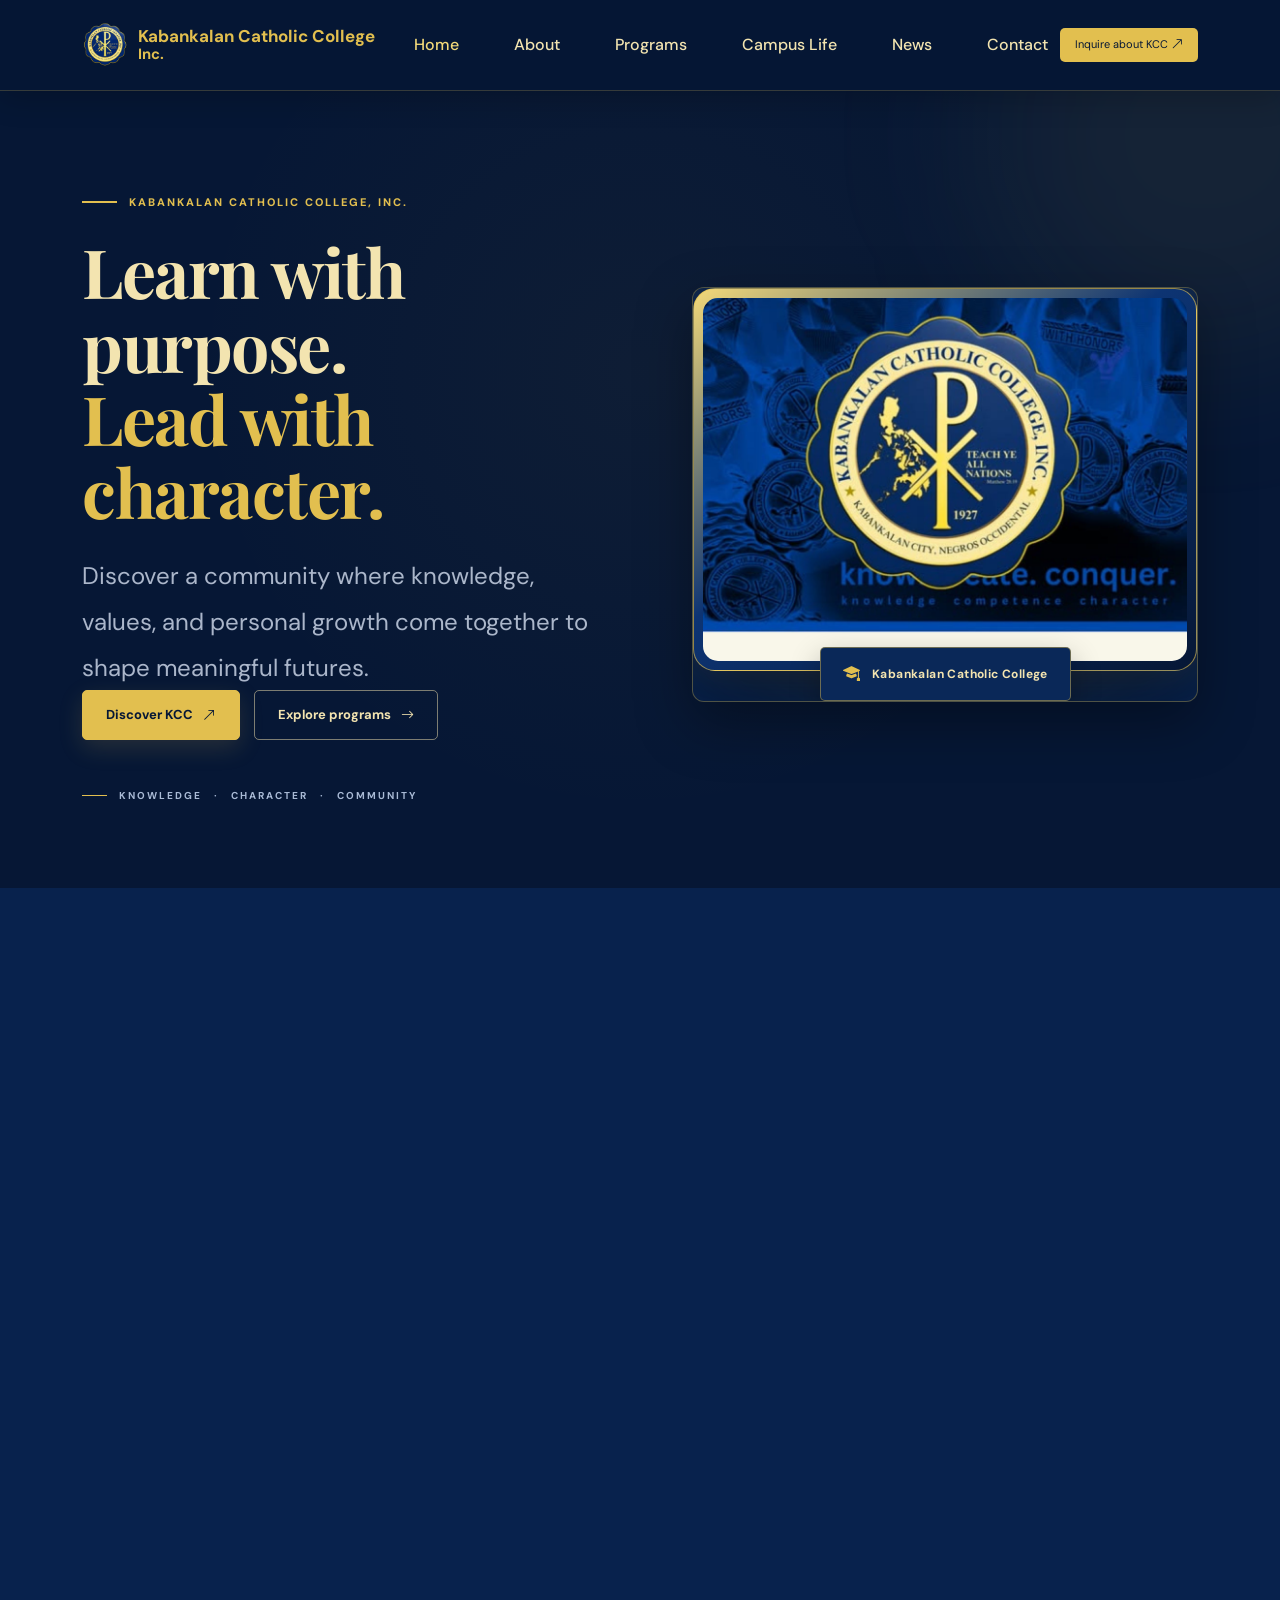
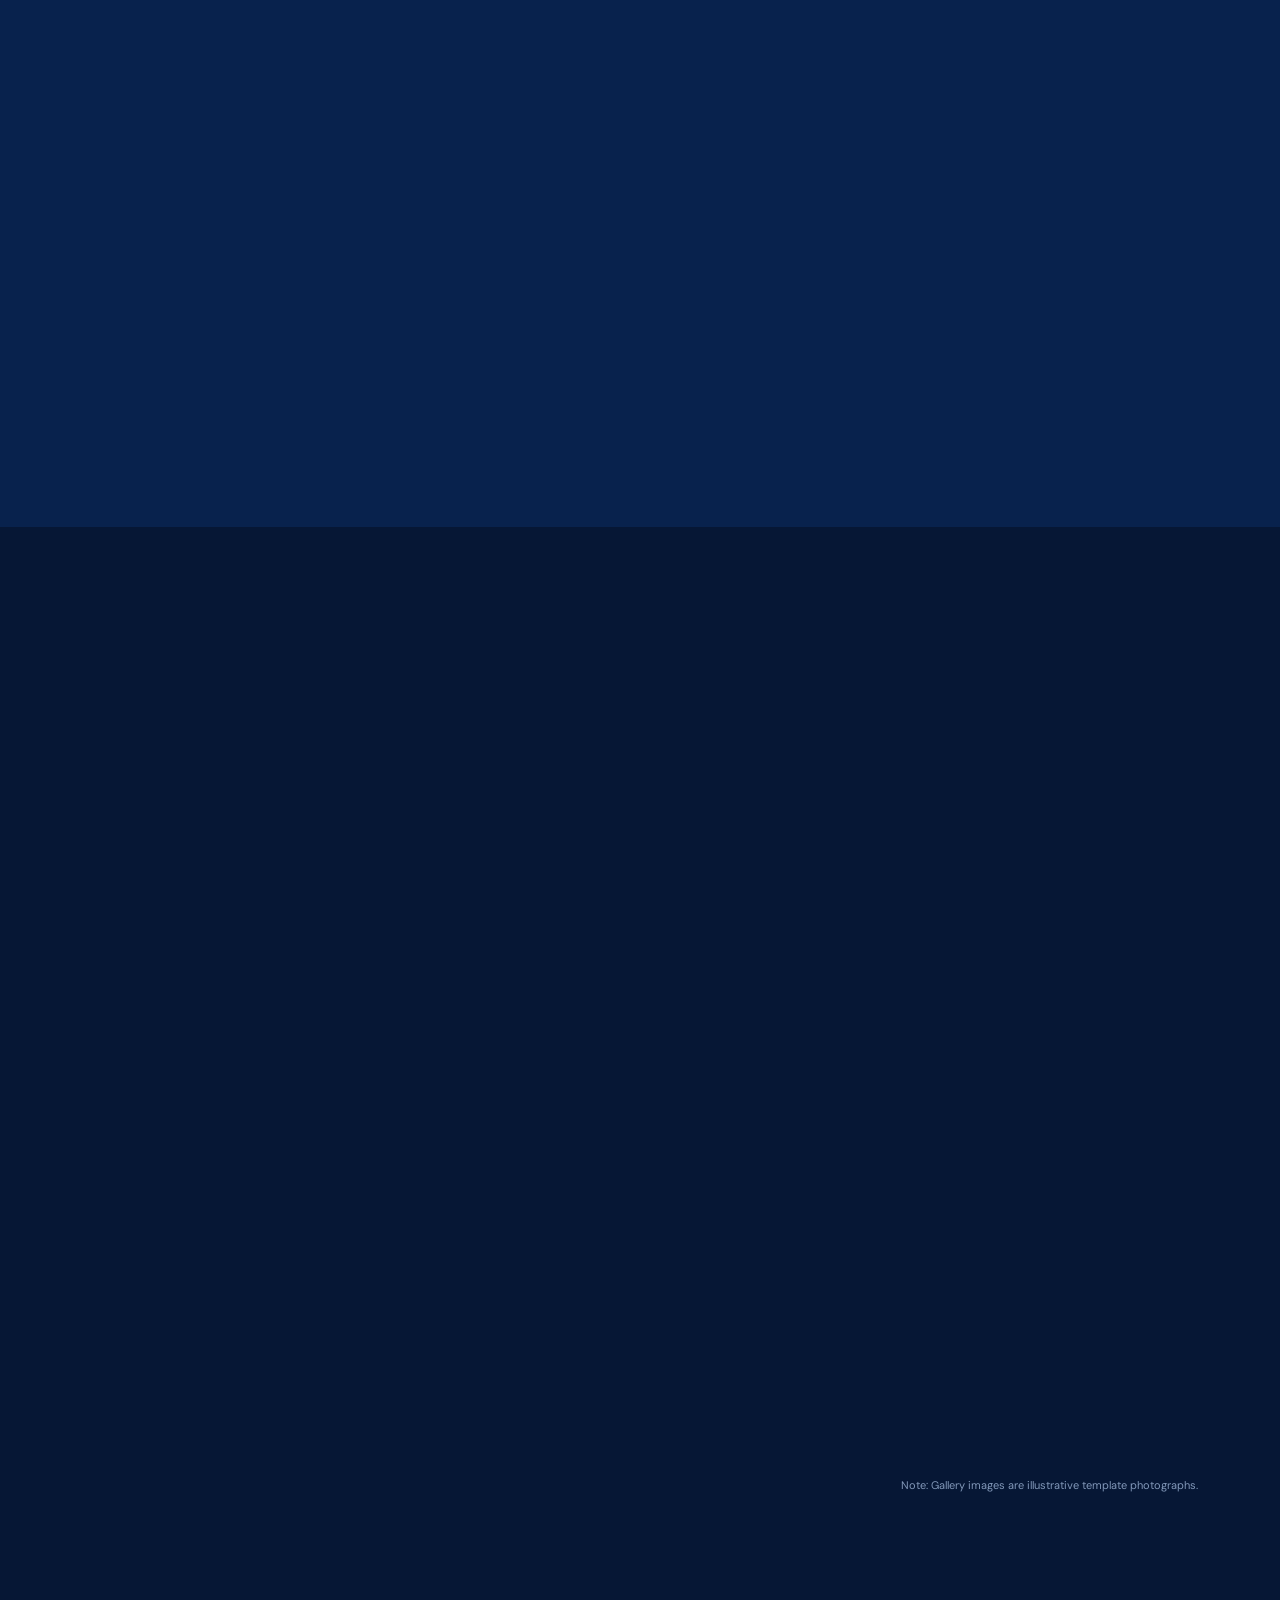
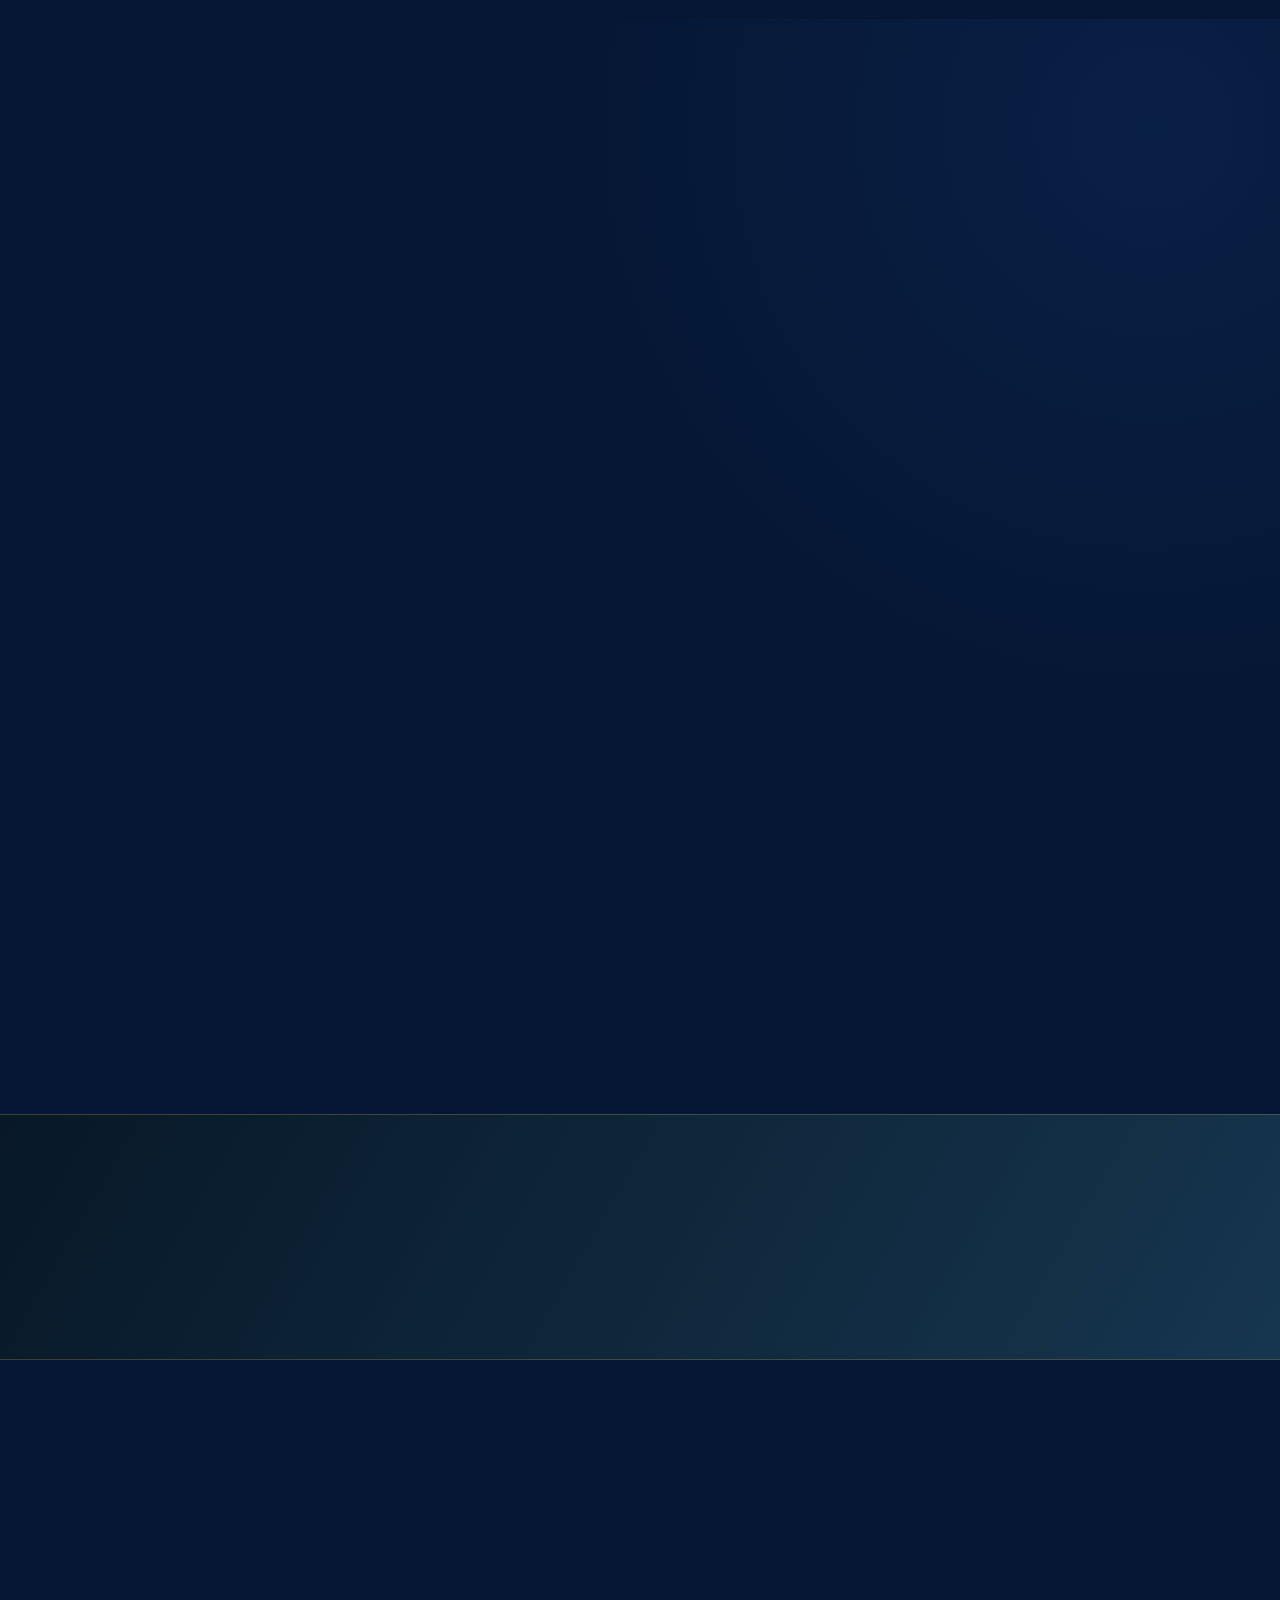
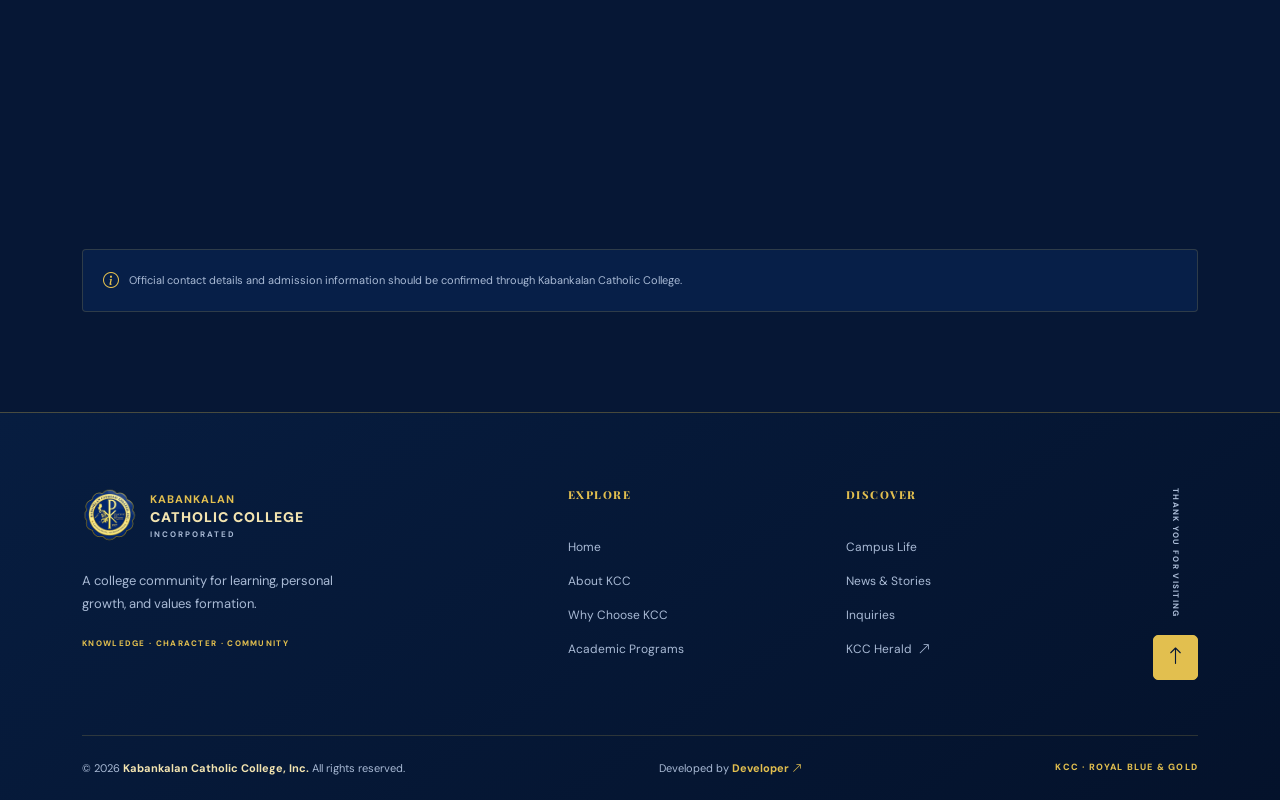
<file: index.html>
<!DOCTYPE html>
<html lang="en">

<head>
  <meta charset="utf-8">
  <meta name="viewport" content="width=device-width, initial-scale=1">

  
<meta name="description" content="Discover Kabankalan Catholic College, Inc. Explore its academic highlights, student activities, campus experiences, and learning community.">

<meta name="theme-color" content="#061735">

<meta name="robots" content="index, follow">

<meta property="og:type" content="website">
<meta property="og:title" content="Kabankalan Catholic College, Inc. | KCC">
<meta property="og:description" content="Discover the academic highlights, activities, and community of Kabankalan Catholic College, Inc.">

<title>Kabankalan Catholic College, Inc. | Official KCC Landing Page</title>


  <!-- KCC Branding -->
  <link href="assets/img/kcc-logo.png" rel="icon" type="image/png">
  <link href="assets/img/apple-touch-icon.png" rel="apple-touch-icon">

  <!-- Google Fonts -->
  <link rel="preconnect" href="https://fonts.googleapis.com">
  <link rel="preconnect" href="https://fonts.gstatic.com" crossorigin>
  <link href="https://fonts.googleapis.com/css2?family=DM+Sans:wght@400;500;600;700&family=Playfair+Display:wght@500;600;700&display=swap" rel="stylesheet">

  <!-- Vendor CSS -->
  <link href="assets/vendor/bootstrap/css/bootstrap.min.css" rel="stylesheet">
  <link href="assets/vendor/bootstrap-icons/bootstrap-icons.css" rel="stylesheet">
  <link href="assets/vendor/aos/aos.css" rel="stylesheet">
  <link href="assets/vendor/glightbox/css/glightbox.min.css" rel="stylesheet">
  <link href="assets/vendor/swiper/swiper-bundle.min.css" rel="stylesheet">

  <!-- Main and KCC Custom CSS -->
  <link href="assets/css/main.css" rel="stylesheet">
  <link href="assets/css/kcc-custom.css" rel="stylesheet">
</head>

<body class="index-page">

  <!-- =========================
       HEADER / NAVIGATION
  ========================== -->
  <header id="header" class="header d-flex align-items-center sticky-top">
    <div class="container-xl d-flex align-items-center">

      <a href="#hero" class="logo d-flex align-items-center me-auto" aria-label="KCC home">
        <img
          src="assets/img/kcc-logo.png"
          alt="Kabankalan Catholic College seal"
          class="brand-logo"
        >

        <span class="brand-name">
          Kabankalan Catholic College
          <small>Inc.</small>
        </span>
      </a>

      <nav id="navmenu" class="navmenu" aria-label="Main navigation">

        <ul>
          <li><a href="#hero" class="active">Home</a></li>
          <li><a href="#about">About</a></li>
          <li><a href="#programs">Programs</a></li>
          <li><a href="#campus-life">Campus Life</a></li>
          <li><a href="#news">News</a></li>
          <li><a href="#contact">Contact</a></li>
        </ul>

       <button
          class="mobile-nav-toggle d-xl-none bi bi-list"
          type="button"
          aria-label="Open navigation menu"
          aria-controls="navmenu"
          aria-expanded="false"
>      </button>

      </nav>

      <a class="btn-getstarted" href="#contact">
        Inquire about KCC
        <i class="bi bi-arrow-up-right"></i>
      </a>

    </div>
  </header>


  <main>

   
<!-- =========================
     PROJECT 3 - ROYAL BLUE HERO
========================== -->
<section id="hero" class="hero kcc-hero project3-hero">

  <div class="container kcc-hero-inner">

    <!-- LEFT: HERO CONTENT -->
    <div class="kcc-hero-copy">

      <span class="kcc-hero-eyebrow">
        <span class="hero-eyebrow-line"></span>
        KABANKALAN CATHOLIC COLLEGE, INC.
      </span>

      <h1>
        Learn with purpose.
        <span>Lead with character.</span>
      </h1>

      <p class="kcc-hero-description">
        Discover a community where knowledge, values, and
        personal growth come together to shape meaningful futures.
      </p>

      <div class="hero-actions">

        <a class="btn btn-gold" href="#about">
          Discover KCC
          <i class="bi bi-arrow-up-right"></i>
        </a>

        <a class="btn btn-outline-light" href="#programs">
          Explore programs
          <i class="bi bi-arrow-right"></i>
        </a>

      </div>

      <div class="kcc-hero-motto">
        <span></span>
        KNOWLEDGE &nbsp; · &nbsp; CHARACTER &nbsp; · &nbsp; COMMUNITY
      </div>

    </div>


    <!-- RIGHT: KCC HERO ARTWORK -->
    <div class="kcc-hero-artwork">

      <div class="kcc-hero-art-glow"></div>

      <div class="kcc-hero-art-frame">

        <img
          src="assets/img/hero-bg.jpg"
          alt="Kabankalan Catholic College official school seal and identity"
          fetchpriority="high"
        >

      </div>

      <div class="kcc-hero-art-label">
        <i class="bi bi-mortarboard-fill"></i>
        <span>Kabankalan Catholic College</span>
      </div>

    </div>

  </div>

</section>



<!-- =========================
     PROJECT 3 - ABOUT KCC
========================== -->
<section id="about" class="section p3-about">

  <div class="container">

    <div class="p3-about-grid">

      <!-- LEFT: IMAGE -->
      <div class="p3-about-visual" data-aos="fade-right">

        <div class="p3-about-image-frame">

          <img
            src="assets/img/about.jpg"
            alt="Kabankalan Catholic College"
            loading="lazy"
          >

          <div class="p3-about-image-overlay"></div>

          <div class="p3-about-image-label">
            <span>01</span>
            <div>
              <strong>OUR INSTITUTION</strong>
              <small>Kabankalan, Philippines</small>
            </div>
          </div>

        </div>

        <div class="p3-about-decoration"></div>

        <div class="p3-about-seal">
          <i class="bi bi-mortarboard-fill"></i>
          <span>LEARN</span>
          <span>GROW</span>
          <span>LEAD</span>
        </div>

      </div>


      <!-- RIGHT: CONTENT -->
      <div class="p3-about-content" data-aos="fade-left">

        <span class="p3-section-label">
          <span></span>
          GET TO KNOW KCC
        </span>

        <h2>
          Education with
          <span>meaning and purpose.</span>
        </h2>

        <p class="p3-about-lead">
          Welcome to Kabankalan Catholic College, Inc. (KCC),
          a Catholic college in Kabankalan.
        </p>

        <p class="p3-about-description">
          Education is about more than what happens inside a classroom.
          KCC's Catholic identity offers a foundation for learning,
          personal growth, and values formation.
        </p>

        <a href="#why-kcc" class="p3-about-link">
          EXPLORE OUR VALUES
          <i class="bi bi-arrow-up-right"></i>
        </a>

        <!-- THREE CORE VALUES -->
        <div class="p3-about-values">

          <article class="p3-value-item">
            <span class="p3-value-number">01</span>

            <div class="p3-value-icon">
              <i class="bi bi-book-half"></i>
            </div>

            <div>
              <h3>Knowledge</h3>
              <p>Learning and discovery.</p>
            </div>
          </article>

          <article class="p3-value-item">
            <span class="p3-value-number">02</span>

            <div class="p3-value-icon">
              <i class="bi bi-heart"></i>
            </div>

            <div>
              <h3>Character</h3>
              <p>Growth guided by values.</p>
            </div>
          </article>

          <article class="p3-value-item">
            <span class="p3-value-number">03</span>

            <div class="p3-value-icon">
              <i class="bi bi-people"></i>
            </div>

            <div>
              <h3>Community</h3>
              <p>Growing together.</p>
            </div>
          </article>

        </div>

      </div>

    </div>

  </div>

</section>


   
<!-- =========================
     PROJECT 3 - WHY CHOOSE KCC
========================== -->
<section id="why-kcc" class="section p3-why-section">

  <div class="container">

    <div class="p3-why-heading" data-aos="fade-up">

      <div>
        <span class="p3-section-label">
          <span></span>
          THE KCC EXPERIENCE
        </span>

        <h2>
          More than a college.
          <span>A place to grow.</span>
        </h2>
      </div>

      <p>
        A meaningful college experience is built through learning,
        personal development, strong values, and a sense of community.
      </p>

    </div>


    <div class="p3-why-grid">

      <!-- CARD 01 -->
      <article class="p3-why-card" data-aos="fade-up">

        <div class="p3-why-card-top">
          <span class="p3-why-number">01</span>
          <i class="bi bi-book-half"></i>
        </div>

        <div class="p3-why-card-content">
          <span class="p3-why-small-label">BUILD YOUR FOUNDATION</span>

          <h3>Meaningful Learning</h3>

          <p>
            Develop knowledge, discover new ideas, and build
            a foundation for lifelong learning.
          </p>
        </div>

        <div class="p3-why-card-bottom">
          <span>KNOWLEDGE</span>
          <i class="bi bi-arrow-up-right"></i>
        </div>

      </article>


      <!-- CARD 02 -->
      <article class="p3-why-card p3-why-card-light" data-aos="fade-up" data-aos-delay="100">

        <div class="p3-why-card-top">
          <span class="p3-why-number">02</span>
          <i class="bi bi-heart"></i>
        </div>

        <div class="p3-why-card-content">
          <span class="p3-why-small-label">GROW WITH VALUES</span>

          <h3>Character Formation</h3>

          <p>
            Develop responsibility, reflect on meaningful values,
            and grow through every experience.
          </p>
        </div>

        <div class="p3-why-card-bottom">
          <span>CHARACTER</span>
          <i class="bi bi-arrow-up-right"></i>
        </div>

      </article>


      <!-- CARD 03 -->
      <article class="p3-why-card" data-aos="fade-up" data-aos-delay="200">

        <div class="p3-why-card-top">
          <span class="p3-why-number">03</span>
          <i class="bi bi-lightbulb"></i>
        </div>

        <div class="p3-why-card-content">
          <span class="p3-why-small-label">DISCOVER YOUR POTENTIAL</span>

          <h3>Personal Growth</h3>

          <p>
            Explore your interests, strengthen your abilities,
            and discover new possibilities.
          </p>
        </div>

        <div class="p3-why-card-bottom">
          <span>GROWTH</span>
          <i class="bi bi-arrow-up-right"></i>
        </div>

      </article>


      <!-- CARD 04 -->
      <article class="p3-why-card p3-why-card-light" data-aos="fade-up" data-aos-delay="300">

        <div class="p3-why-card-top">
          <span class="p3-why-number">04</span>
          <i class="bi bi-people"></i>
        </div>

        <div class="p3-why-card-content">
          <span class="p3-why-small-label">GROW TOGETHER</span>

          <h3>Shared Community</h3>

          <p>
            Experience a learning environment shaped by
            connection, collaboration, and shared purpose.
          </p>
        </div>

        <div class="p3-why-card-bottom">
          <span>COMMUNITY</span>
          <i class="bi bi-arrow-up-right"></i>
        </div>

      </article>

    </div>

    <div class="p3-why-footer" data-aos="fade-up">

      <span class="p3-why-footer-icon">
        <i class="bi bi-stars"></i>
      </span>

      <p>
        Every step in education is an opportunity to learn,
        grow, and become better.
      </p>

      <span class="p3-why-footer-mark">KCC.</span>

    </div>

  </div>

</section>



   
<!-- =========================
     PROJECT 3 - ACADEMIC PROGRAMS
========================== -->
<section id="programs" class="section p3-programs-section">

  <div class="container">

    <div class="p3-programs-heading" data-aos="fade-up">

      <div>
        <span class="p3-section-label">
          <span></span>
          ACADEMIC PATHWAYS
        </span>

        <h2>
          Discover where
          <span>your future begins.</span>
        </h2>
      </div>

      <p>
        Explore academic communities and discover the learning
        opportunities and activities featured at KCC.
      </p>

    </div>


    <div class="p3-programs-grid">

      <!-- FEATURED: CMAT -->
      <article
        class="p3-program-card p3-program-featured"
        data-aos="fade-up"
      >

        <div class="p3-program-card-top">
          <span>01 / FEATURED ACADEMIC COMMUNITY</span>
          <i class="bi bi-briefcase"></i>
        </div>

        <div class="p3-program-featured-content">

          <span class="p3-program-tag">
            MANAGEMENT AND TECHNOLOGY
          </span>

          <h3>
            Management,
            Accountancy
            <span>& Technology</span>
          </h3>

          <p>
            Discover KCC's College of Management, Accountancy,
            and Technology, featured in its CMAT Pinning 2025 event.
          </p>

          <div class="p3-program-divider"></div>

          <div class="p3-program-bottom">
            <span>
              <i class="bi bi-patch-check"></i>
              KCC academic highlight
            </span>

            <a href="#contact" aria-label="Ask about CMAT">
              <i class="bi bi-arrow-up-right"></i>
            </a>
          </div>

        </div>

        <span class="p3-program-watermark">CMAT</span>

      </article>


      <!-- CRIMINOLOGY -->
      <article
        class="p3-program-card p3-program-criminology"
        data-aos="fade-up"
        data-aos-delay="120"
      >

        <div class="p3-program-card-top">
          <span>02 / ACADEMIC HIGHLIGHT</span>
          <i class="bi bi-shield-check"></i>
        </div>

        <div class="p3-program-content">

          <span class="p3-program-tag">
            PUBLIC SERVICE
          </span>

          <h3>Criminology</h3>

          <p>
            KCC has featured its Criminology students during
            Reception Rites, recognizing their commitment
            and preparation for public service.
          </p>

        </div>

        <div class="p3-program-bottom">
          <span>
            <i class="bi bi-patch-check"></i>
            Academic highlight
          </span>

          <a href="#contact" aria-label="Ask about Criminology">
            <i class="bi bi-arrow-up-right"></i>
          </a>
        </div>

      </article>


      <!-- PROGRAM INQUIRY -->
      <article
        class="p3-program-card p3-program-inquiry"
        data-aos="fade-up"
        data-aos-delay="240"
      >

        <div class="p3-program-card-top">
          <span>03 / FIND YOUR DIRECTION</span>
          <i class="bi bi-mortarboard"></i>
        </div>

        <div class="p3-program-content">

          <h3>
            Your next chapter
            <span>starts here.</span>
          </h3>

          <p>
            Looking for a specific course? Contact KCC to learn
            about its current academic offerings and admission requirements.
          </p>

        </div>

        <a href="#contact" class="p3-program-inquiry-link">
          INQUIRE ABOUT PROGRAMS
          <i class="bi bi-arrow-right"></i>
        </a>

      </article>

    </div>


    <div class="p3-programs-note" data-aos="fade-up">

      <i class="bi bi-info-circle"></i>

      <p>
        For the complete and current academic program list,
        please contact Kabankalan Catholic College directly.
      </p>

    </div>

  </div>

</section>



   

<!-- =========================
     PROJECT 3 - CAMPUS LIFE
========================== -->
<section id="campus-life" class="section p3-campus-section">

  <div class="container">

    <!-- SECTION HEADING -->
    <div class="p3-campus-heading" data-aos="fade-up">

      <div>
        <span class="p3-section-label">
          <span></span>
          BEYOND THE CLASSROOM
        </span>

        <h2>
          Experiences that
          <span>shape who we become.</span>
        </h2>
      </div>

      <p>
        Discover the experiences, creativity, and opportunities
        that make every learning journey meaningful.
      </p>

    </div>

    <!-- EDITORIAL PHOTO GALLERY -->
    <div class="p3-campus-gallery">

      <!-- LEARNING AND DISCOVERY -->
      <article
        class="p3-campus-card p3-campus-feature"
        data-aos="fade-up"
      >

        <img
          src="assets/img/about/about-1.webp"
          alt="Illustrative image of a learner working at a laptop"
          loading="lazy"
        >

        <div class="p3-campus-overlay"></div>

        <span class="p3-campus-index">01 / LEARNING</span>

        <div class="p3-campus-content">

          <span class="p3-campus-category">
            <i class="bi bi-book"></i>
            Learning &amp; Discovery
          </span>

          <h3>
            Every journey begins
            with curiosity.
          </h3>

          <p>
            Build knowledge, explore new ideas, and discover
            opportunities through meaningful learning experiences.
          </p>

        </div>

        <span class="p3-campus-corner">KCC</span>

      </article>


      <!-- CREATIVITY -->
      <article
        class="p3-campus-card p3-campus-secondary"
        data-aos="fade-up"
        data-aos-delay="120"
      >

        <img
          src="assets/img/course/course-1.webp"
          alt="Illustrative image of computer design work"
          loading="lazy"
        >

        <div class="p3-campus-overlay"></div>

        <span class="p3-campus-index">02 / CREATIVITY</span>

        <div class="p3-campus-content">

          <span class="p3-campus-category">
            <i class="bi bi-lightbulb"></i>
            Creativity
          </span>

          <h3>
            Turn ideas into
            possibilities.
          </h3>

        </div>

      </article>


      <!-- INNOVATION -->
      <article
        class="p3-campus-card p3-campus-secondary"
        data-aos="fade-up"
        data-aos-delay="240"
      >

        <img
          src="assets/img/course/course-2.webp"
          alt="Illustrative image of data and technology"
          loading="lazy"
        >

        <div class="p3-campus-overlay"></div>

        <span class="p3-campus-index">03 / INNOVATION</span>

        <div class="p3-campus-content">

          <span class="p3-campus-category">
            <i class="bi bi-graph-up-arrow"></i>
            Innovation
          </span>

          <h3>
            Explore, create,
            and discover.
          </h3>

        </div>

      </article>

    </div>

    <!-- BOTTOM MESSAGE -->
    <div class="p3-campus-footer" data-aos="fade-up">

      <div class="p3-campus-footer-icon">
        <i class="bi bi-stars"></i>
      </div>

      <div class="p3-campus-footer-text">

        <span>THE KCC EXPERIENCE</span>

        <p>
          Every experience is an opportunity to learn,
          connect, and grow together.
        </p>

      </div>

      <span class="p3-campus-footer-mark">04</span>

    </div>

    <p class="p3-campus-disclaimer">
      Note: Gallery images are illustrative template photographs.
    </p>

  </div>

</section>


    <!-- =========================
         KCC NEWS & ANNOUNCEMENTS
    ========================== -->
    <section id="news" class="section news-section">

      <div class="container">

        <div class="news-heading" data-aos="fade-up">

          <div>
            <span class="section-kicker">The latest from KCC</span>

            <h2 class="section-heading">
              Stories worth
              <span>sharing.</span>
            </h2>
          </div>

          <p>
            Discover activities, achievements, and stories
            from the Kabankalan Catholic College community.
          </p>

        </div>


        <div class="news-grid">

          <!-- FEATURED NEWS: DSPC 2026 -->
          <article
            class="news-story news-story-featured"
            data-aos="fade-up"
          >

            <div class="news-story-image">

              <img
                src="assets/img/event/KCCHERALD.jpg"
                alt="KCC campus journalism activity"
                loading="lazy"
              >

            </div>

            <div class="news-story-overlay"></div>

            <span class="news-date">
              <strong>01</strong>
              <small>NOV 2026</small>
            </span>

            <div class="news-story-content">

              <span class="news-category">
                <i class="bi bi-newspaper"></i>
                Student publication
              </span>

              <h3>
                HIRAYA: KCCians Rise, Shine, and Conquer DSPC 2026!
              </h3>

              <p>
                The KCC Herald celebrated its campus journalists
                following their participation in the Division
                Schools Press Conference 2026, held on October 31.
              </p>

              <a
                href="https://www.facebook.com/thekccherald"
                target="_blank"
                rel="noopener noreferrer"
                class="news-read-link"
              >
                View KCC Herald update
                <i class="bi bi-arrow-up-right"></i>
              </a>

            </div>

            <span class="news-story-number">01</span>

          </article>


          <!-- PCG I-CARE -->
          <article
            class="news-story news-story-small"
            data-aos="fade-up"
            data-aos-delay="120"
          >

            <div class="news-story-image">

              <img
                src="assets/img/event/Criminology.jpg"
                alt="KCC College of Criminology activity"
                loading="lazy"
              >

            </div>

            <div class="news-story-overlay"></div>

            <span class="news-date">
              <strong>26</strong>
              <small>OCT 2026</small>
            </span>

            <div class="news-story-content">

              <span class="news-category">
                <i class="bi bi-shield-check"></i>
                College of Criminology
              </span>

              <h3>
                PCG i-CARE Program brings maritime awareness to students
              </h3>

              <p>
                A learning session introduced students to maritime
                awareness, environmental protection, career opportunities,
                and water safety.
              </p>

              <a
                href="https://www.facebook.com/share/p/18pWQpgUuE/"
                target="_blank"
                rel="noopener noreferrer"
                class="news-read-link"
              >
                View Criminology update
                <i class="bi bi-arrow-up-right"></i>
              </a>

            </div>

            <span class="news-story-number">02</span>

          </article>


          <!-- CAMPUS PEACE SYMPOSIUM -->
          <article
            class="news-story news-story-editorial"
            data-aos="fade-up"
            data-aos-delay="240"
          >

            <div class="news-story-image">

              <img
                src="assets/img/event/PeaceSymposium.jpg"
                alt="KCC Campus Peace Symposium"
                loading="lazy"
              >

            </div>

            <div class="news-story-overlay"></div>

            <span class="news-date">
              <strong>21–22</strong>
              <small>SEP 2026</small>
            </span>

            <div class="news-story-content">

              <span class="news-category">
                <i class="bi bi-heart"></i>
                Student development
              </span>

              <h3>
                Campus Peace Symposium promotes awareness and leadership
              </h3>

              <p>
                Held at the KCC Gymnasium, the symposium featured
                sessions on peace-building, conflict resolution,
                youth leadership, and responsible decision-making.
              </p>

              <a
                href="https://www.facebook.com/share/p/1FNXZFG8wu/"
                target="_blank"
                rel="noopener noreferrer"
                class="news-read-link"
              >
                View Peace Symposium update
                <i class="bi bi-arrow-up-right"></i>
              </a>

            </div>

            <span class="news-story-number">03</span>

          </article>

        </div>


        <div class="news-bottom" data-aos="fade-up">

          <div class="news-bottom-label">
            <span class="news-bottom-dot"></span>
            <span>From the KCC community</span>
          </div>

          <p>
            Stories, activities, and announcements that bring
            the KCC community together.
          </p>

        </div>

      </div>

    </section>


    <!-- =========================
         INQUIRY BANNER
    ========================== -->
    <section class="inquiry-band">

      <div
        class="container d-lg-flex align-items-center justify-content-between"
        data-aos="fade-up"
      >

        <div>
          <span class="section-kicker">
            Your next chapter starts here
          </span>

          <h2>Get to know KCC.</h2>

          <p>
            Explore the college and find out where your
            learning journey could lead.
          </p>
        </div>

        <a class="btn btn-gold" href="#contact">
          Make an inquiry
          <i class="bi bi-arrow-right"></i>
        </a>

      </div>

    </section>


<!-- =========================
     PROJECT 3 - CONTACT
========================== -->
<section id="contact" class="section p3-contact-section">

  <div class="container">

    <div class="p3-contact-layout" data-aos="fade-up">

      <!-- LEFT CONTENT -->
      <div class="p3-contact-content">

        <span class="p3-section-label">
          <span></span>
          CONNECT WITH KCC
        </span>

        <h2>
          Your journey
          <span>starts with a conversation.</span>
        </h2>

        <p>
          Interested in learning more about Kabankalan Catholic College?
          Explore its academic highlights, campus activities, and
          learning community.
        </p>

        <a href="#programs" class="p3-contact-primary">
          EXPLORE ACADEMIC PATHWAYS
          <i class="bi bi-arrow-up-right"></i>
        </a>

      </div>


      <!-- RIGHT INFORMATION PANELS -->
      <div class="p3-contact-options">

        <a href="#programs" class="p3-contact-option">

          <span class="p3-contact-option-icon">
            <i class="bi bi-mortarboard"></i>
          </span>

          <div>
            <span>01 / ACADEMICS</span>
            <h3>Program Information</h3>
            <p>Explore featured academic communities and pathways.</p>
          </div>

          <i class="bi bi-arrow-up-right p3-contact-arrow"></i>

        </a>


        <a href="#campus-life" class="p3-contact-option">

          <span class="p3-contact-option-icon">
            <i class="bi bi-people"></i>
          </span>

          <div>
            <span>02 / STUDENT LIFE</span>
            <h3>Campus Experience</h3>
            <p>Discover learning experiences and student activities.</p>
          </div>

          <i class="bi bi-arrow-up-right p3-contact-arrow"></i>

        </a>


        <a href="#news" class="p3-contact-option">

          <span class="p3-contact-option-icon">
            <i class="bi bi-newspaper"></i>
          </span>

          <div>
            <span>03 / UPDATES</span>
            <h3>News &amp; Announcements</h3>
            <p>Read stories from the KCC community.</p>
          </div>

          <i class="bi bi-arrow-up-right p3-contact-arrow"></i>

        </a>

      </div>

    </div>

    <div class="p3-contact-note">
      <i class="bi bi-info-circle"></i>
      Official contact details and admission information should be
      confirmed through Kabankalan Catholic College.
    </div>

  </div>

</section>

  </main>


 
<!-- =========================
     PROJECT 3 - FOOTER
========================== -->
<footer id="footer" class="footer p3-footer">

  <div class="container">

    <div class="p3-footer-main">

      <!-- BRAND -->
      <div class="p3-footer-brand">

        <a href="#hero" class="p3-footer-logo">

          <img
            src="assets/img/kcc-logo.png"
            alt="Kabankalan Catholic College seal"
          >

          <span>
            KABANKALAN
            <strong>CATHOLIC COLLEGE</strong>
            <small>INCORPORATED</small>
          </span>

        </a>

        <p>
          A college community for learning, personal growth,
          and values formation.
        </p>

        <span class="p3-footer-motto">
          KNOWLEDGE · CHARACTER · COMMUNITY
        </span>

      </div>


      <!-- EXPLORE -->
      <div class="p3-footer-links">

        <h4>EXPLORE</h4>

        <ul>
          <li><a href="#hero">Home</a></li>
          <li><a href="#about">About KCC</a></li>
          <li><a href="#why-kcc">Why Choose KCC</a></li>
          <li><a href="#programs">Academic Programs</a></li>
        </ul>

      </div>


      <!-- DISCOVER -->
      <div class="p3-footer-links">

        <h4>DISCOVER</h4>

        <ul>
          <li><a href="#campus-life">Campus Life</a></li>
          <li><a href="#news">News &amp; Stories</a></li>
          <li><a href="#contact">Inquiries</a></li>

          <li>
            <a
              href="https://www.facebook.com/thekccherald"
              target="_blank"
              rel="noopener noreferrer"
            >
              KCC Herald
              <i class="bi bi-arrow-up-right"></i>
            </a>
          </li>

        </ul>

      </div>


      <!-- BACK TO TOP -->
      <div class="p3-footer-back">

        <span>THANK YOU FOR VISITING</span>

        <a href="#hero" aria-label="Back to top">
          <i class="bi bi-arrow-up"></i>
        </a>

      </div>

    </div>


   
<div class="p3-footer-bottom">

  <p>
    © <span id="copyright-year">2026</span>
    <strong>Kabankalan Catholic College, Inc.</strong>
    All rights reserved.
  </p>

  <p class="p3-footer-developer">
    Developed by
    <a
      href="https://renielalayderos30-cloud.github.io/Project/"
      target="_blank"
      rel="noopener noreferrer"
      aria-label="Visit the developer's portfolio"
    >
      Developer
      <i class="bi bi-arrow-up-right"></i>
    </a>
  </p>

  <span class="p3-footer-bottom-label">
    KCC · ROYAL BLUE &amp; GOLD
  </span>

</div>


</footer>


  <!-- Scroll to Top -->
  <a
    href="#hero"
    id="scroll-top"
    class="scroll-top d-flex align-items-center justify-content-center"
    aria-label="Back to top"
  >
    <i class="bi bi-arrow-up-short"></i>
  </a>


  <!-- Preloader -->
  <div id="preloader" aria-hidden="true"></div>


  <!-- Vendor JS -->
  <script src="assets/vendor/bootstrap/js/bootstrap.bundle.min.js"></script>
  <script src="assets/vendor/aos/aos.js"></script>
  <script src="assets/vendor/glightbox/js/glightbox.min.js"></script>
  <script src="assets/vendor/purecounter/purecounter_vanilla.js"></script>
  <script src="assets/vendor/swiper/swiper-bundle.min.js"></script>

  <!-- Main JS -->
  <script src="assets/js/main.js"></script>

</body>
</html>
</file>
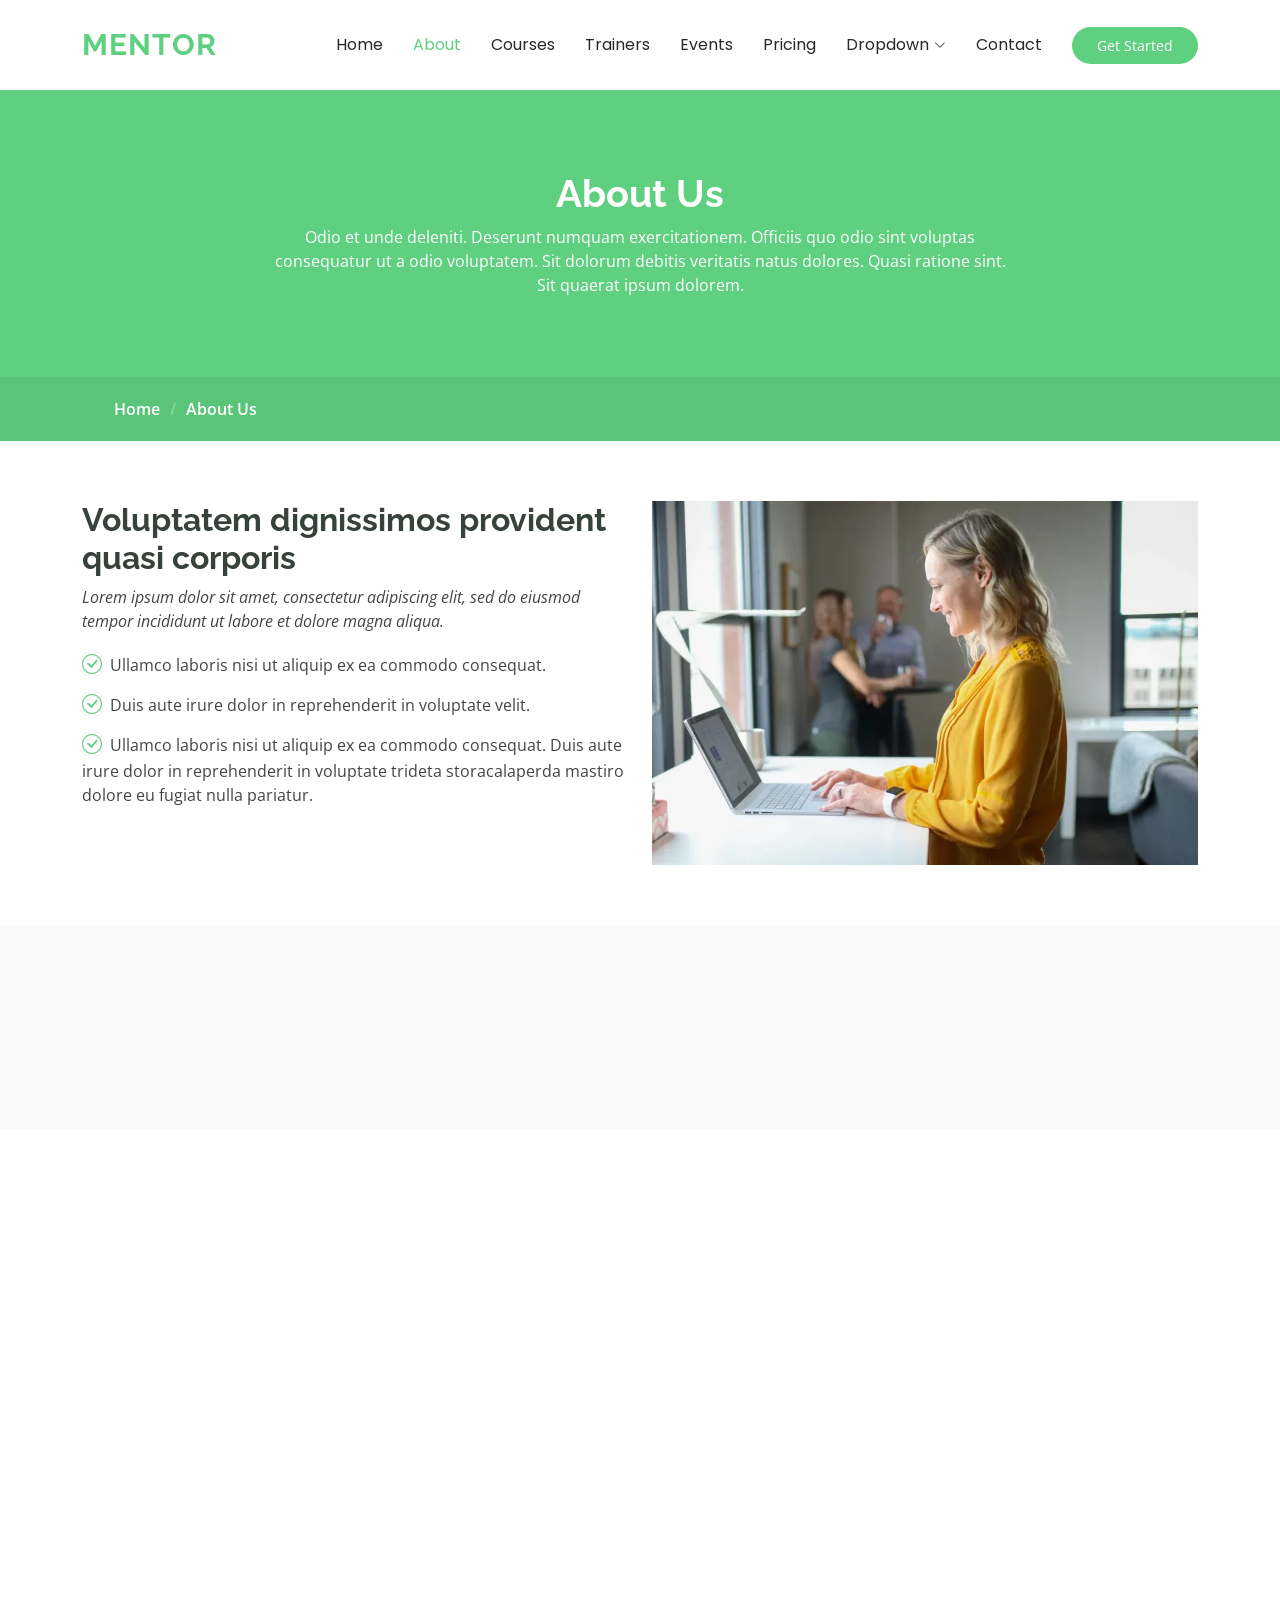
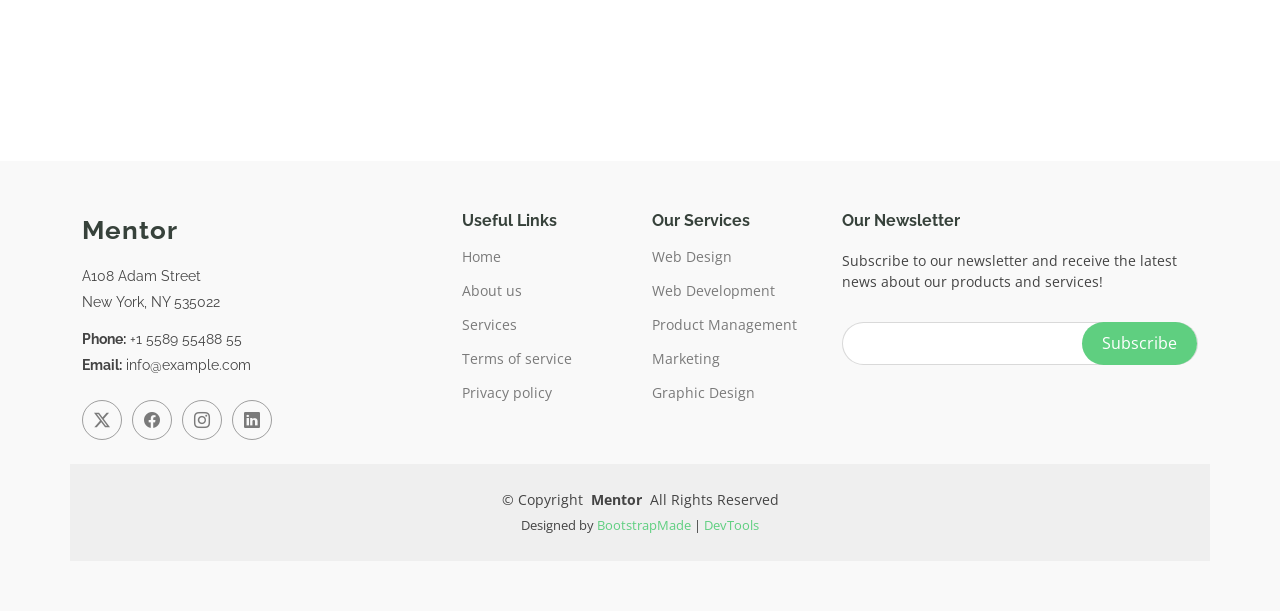
<file: about.html>
<!DOCTYPE html>
<html lang="en">

<head>
  <meta charset="utf-8">
  <meta content="width=device-width, initial-scale=1.0" name="viewport">
  <title>About - Mentor Bootstrap Template</title>
  <meta name="description" content="">
  <meta name="keywords" content="">

  <!-- Favicons -->
  <link href="assets/img/favicon.png" rel="icon">
  <link href="assets/img/apple-touch-icon.png" rel="apple-touch-icon">

  <!-- Fonts -->
  <link href="https://fonts.googleapis.com" rel="preconnect">
  <link href="https://fonts.gstatic.com" rel="preconnect" crossorigin>
  <link href="https://fonts.googleapis.com/css2?family=Open+Sans:ital,wght@0,300;0,400;0,500;0,600;0,700;0,800;1,300;1,400;1,500;1,600;1,700;1,800&family=Poppins:ital,wght@0,100;0,200;0,300;0,400;0,500;0,600;0,700;0,800;0,900;1,100;1,200;1,300;1,400;1,500;1,600;1,700;1,800;1,900&family=Raleway:ital,wght@0,100;0,200;0,300;0,400;0,500;0,600;0,700;0,800;0,900;1,100;1,200;1,300;1,400;1,500;1,600;1,700;1,800;1,900&display=swap" rel="stylesheet">

  <!-- Vendor CSS Files -->
  <link href="assets/vendor/bootstrap/css/bootstrap.min.css" rel="stylesheet">
  <link href="assets/vendor/bootstrap-icons/bootstrap-icons.css" rel="stylesheet">
  <link href="assets/vendor/aos/aos.css" rel="stylesheet">
  <link href="assets/vendor/glightbox/css/glightbox.min.css" rel="stylesheet">
  <link href="assets/vendor/swiper/swiper-bundle.min.css" rel="stylesheet">

  <!-- Main CSS File -->
  <link href="assets/css/main.css" rel="stylesheet">

  <!-- =======================================================
  * Template Name: Mentor
  * Template URL: https://bootstrapmade.com/mentor-free-education-bootstrap-theme/
  * Updated: Jul 07 2025 with Bootstrap v5.3.7
  * Author: BootstrapMade.com
  * License: https://bootstrapmade.com/license/
  ======================================================== -->
</head>

<body class="about-page">

  <header id="header" class="header d-flex align-items-center sticky-top">
    <div class="container-fluid container-xl position-relative d-flex align-items-center">

      <a href="index.html" class="logo d-flex align-items-center me-auto">
        <!-- Uncomment the line below if you also wish to use an image logo -->
        <!-- <img src="assets/img/logo.webp" alt=""> -->
        <h1 class="sitename">Mentor</h1>
      </a>

      <nav id="navmenu" class="navmenu">
        <ul>
          <li><a href="index.html">Home<br></a></li>
          <li><a href="about.html" class="active">About</a></li>
          <li><a href="courses.html">Courses</a></li>
          <li><a href="trainers.html">Trainers</a></li>
          <li><a href="events.html">Events</a></li>
          <li><a href="pricing.html">Pricing</a></li>
          <li class="dropdown"><a href="#"><span>Dropdown</span> <i class="bi bi-chevron-down toggle-dropdown"></i></a>
            <ul>
              <li><a href="#">Dropdown 1</a></li>
              <li class="dropdown"><a href="#"><span>Deep Dropdown</span> <i class="bi bi-chevron-down toggle-dropdown"></i></a>
                <ul>
                  <li><a href="#">Deep Dropdown 1</a></li>
                  <li><a href="#">Deep Dropdown 2</a></li>
                  <li><a href="#">Deep Dropdown 3</a></li>
                  <li><a href="#">Deep Dropdown 4</a></li>
                  <li><a href="#">Deep Dropdown 5</a></li>
                </ul>
              </li>
              <li><a href="#">Dropdown 2</a></li>
              <li><a href="#">Dropdown 3</a></li>
              <li><a href="#">Dropdown 4</a></li>
            </ul>
          </li>
          <li><a href="contact.html">Contact</a></li>
        </ul>
        <i class="mobile-nav-toggle d-xl-none bi bi-list"></i>
      </nav>

      <a class="btn-getstarted" href="courses.html">Get Started</a>

    </div>
  </header>

  <main class="main">

    <!-- Page Title -->
    <div class="page-title" data-aos="fade">
      <div class="heading">
        <div class="container">
          <div class="row d-flex justify-content-center text-center">
            <div class="col-lg-8">
              <h1>About Us<br></h1>
              <p class="mb-0">Odio et unde deleniti. Deserunt numquam exercitationem. Officiis quo odio sint voluptas consequatur ut a odio voluptatem. Sit dolorum debitis veritatis natus dolores. Quasi ratione sint. Sit quaerat ipsum dolorem.</p>
            </div>
          </div>
        </div>
      </div>
      <nav class="breadcrumbs">
        <div class="container">
          <ol>
            <li><a href="index.html">Home</a></li>
            <li class="current">About Us<br></li>
          </ol>
        </div>
      </nav>
    </div><!-- End Page Title -->

    <!-- About Us Section -->
    <section id="about-us" class="section about-us">

      <div class="container">

        <div class="row gy-4">

          <div class="col-lg-6 order-1 order-lg-2" data-aos="fade-up" data-aos-delay="100">
            <img src="assets/img/about/about-1.webp" class="img-fluid" alt="">
          </div>

          <div class="col-lg-6 order-2 order-lg-1 content" data-aos="fade-up" data-aos-delay="200">
            <h3>Voluptatem dignissimos provident quasi corporis</h3>
            <p class="fst-italic">
              Lorem ipsum dolor sit amet, consectetur adipiscing elit, sed do eiusmod tempor incididunt ut labore et dolore
              magna aliqua.
            </p>
            <ul>
              <li><i class="bi bi-check-circle"></i> <span>Ullamco laboris nisi ut aliquip ex ea commodo consequat.</span></li>
              <li><i class="bi bi-check-circle"></i> <span>Duis aute irure dolor in reprehenderit in voluptate velit.</span></li>
              <li><i class="bi bi-check-circle"></i> <span>Ullamco laboris nisi ut aliquip ex ea commodo consequat. Duis aute irure dolor in reprehenderit in voluptate trideta storacalaperda mastiro dolore eu fugiat nulla pariatur.</span></li>
            </ul>
          </div>

        </div>

      </div>

    </section><!-- /About Us Section -->

    <!-- Counts Section -->
    <section id="counts" class="section counts light-background">

      <div class="container" data-aos="fade-up" data-aos-delay="100">

        <div class="row gy-4">

          <div class="col-lg-3 col-md-6">
            <div class="stats-item text-center w-100 h-100">
              <span data-purecounter-start="0" data-purecounter-end="1232" data-purecounter-duration="1" class="purecounter"></span>
              <p>Students</p>
            </div>
          </div><!-- End Stats Item -->

          <div class="col-lg-3 col-md-6">
            <div class="stats-item text-center w-100 h-100">
              <span data-purecounter-start="0" data-purecounter-end="64" data-purecounter-duration="1" class="purecounter"></span>
              <p>Courses</p>
            </div>
          </div><!-- End Stats Item -->

          <div class="col-lg-3 col-md-6">
            <div class="stats-item text-center w-100 h-100">
              <span data-purecounter-start="0" data-purecounter-end="42" data-purecounter-duration="1" class="purecounter"></span>
              <p>Events</p>
            </div>
          </div><!-- End Stats Item -->

          <div class="col-lg-3 col-md-6">
            <div class="stats-item text-center w-100 h-100">
              <span data-purecounter-start="0" data-purecounter-end="24" data-purecounter-duration="1" class="purecounter"></span>
              <p>Trainers</p>
            </div>
          </div><!-- End Stats Item -->

        </div>

      </div>

    </section><!-- /Counts Section -->

    <!-- Testimonials Section -->
    <section id="testimonials" class="testimonials section">

      <!-- Section Title -->
      <div class="container section-title" data-aos="fade-up">
        <h2>Testimonials</h2>
        <p>What are they saying</p>
      </div><!-- End Section Title -->

      <div class="container" data-aos="fade-up" data-aos-delay="100">

        <div class="swiper init-swiper">
          <script type="application/json" class="swiper-config">
            {
              "loop": true,
              "speed": 600,
              "autoplay": {
                "delay": 5000
              },
              "slidesPerView": "auto",
              "pagination": {
                "el": ".swiper-pagination",
                "type": "bullets",
                "clickable": true
              },
              "breakpoints": {
                "320": {
                  "slidesPerView": 1,
                  "spaceBetween": 40
                },
                "1200": {
                  "slidesPerView": 2,
                  "spaceBetween": 20
                }
              }
            }
          </script>
          <div class="swiper-wrapper">

            <div class="swiper-slide">
              <div class="testimonial-wrap">
                <div class="testimonial-item">
                  <img src="assets/img/person/person-m-9.webp" class="testimonial-img" alt="">
                  <h3>Saul Goodman</h3>
                  <h4>Ceo &amp; Founder</h4>
                  <div class="stars">
                    <i class="bi bi-star-fill"></i><i class="bi bi-star-fill"></i><i class="bi bi-star-fill"></i><i class="bi bi-star-fill"></i><i class="bi bi-star-fill"></i>
                  </div>
                  <p>
                    <i class="bi bi-quote quote-icon-left"></i>
                    <span>Proin iaculis purus consequat sem cure digni ssim donec porttitora entum suscipit rhoncus. Accusantium quam, ultricies eget id, aliquam eget nibh et. Maecen aliquam, risus at semper.</span>
                    <i class="bi bi-quote quote-icon-right"></i>
                  </p>
                </div>
              </div>
            </div><!-- End testimonial item -->

            <div class="swiper-slide">
              <div class="testimonial-wrap">
                <div class="testimonial-item">
                  <img src="assets/img/person/person-f-5.webp" class="testimonial-img" alt="">
                  <h3>Sara Wilsson</h3>
                  <h4>Designer</h4>
                  <div class="stars">
                    <i class="bi bi-star-fill"></i><i class="bi bi-star-fill"></i><i class="bi bi-star-fill"></i><i class="bi bi-star-fill"></i><i class="bi bi-star-fill"></i>
                  </div>
                  <p>
                    <i class="bi bi-quote quote-icon-left"></i>
                    <span>Export tempor illum tamen malis malis eram quae irure esse labore quem cillum quid cillum eram malis quorum velit fore eram velit sunt aliqua noster fugiat irure amet legam anim culpa.</span>
                    <i class="bi bi-quote quote-icon-right"></i>
                  </p>
                </div>
              </div>
            </div><!-- End testimonial item -->

            <div class="swiper-slide">
              <div class="testimonial-wrap">
                <div class="testimonial-item">
                  <img src="assets/img/person/person-f-12.webp" class="testimonial-img" alt="">
                  <h3>Jena Karlis</h3>
                  <h4>Store Owner</h4>
                  <div class="stars">
                    <i class="bi bi-star-fill"></i><i class="bi bi-star-fill"></i><i class="bi bi-star-fill"></i><i class="bi bi-star-fill"></i><i class="bi bi-star-fill"></i>
                  </div>
                  <p>
                    <i class="bi bi-quote quote-icon-left"></i>
                    <span>Enim nisi quem export duis labore cillum quae magna enim sint quorum nulla quem veniam duis minim tempor labore quem eram duis noster aute amet eram fore quis sint minim.</span>
                    <i class="bi bi-quote quote-icon-right"></i>
                  </p>
                </div>
              </div>
            </div><!-- End testimonial item -->

            <div class="swiper-slide">
              <div class="testimonial-wrap">
                <div class="testimonial-item">
                  <img src="assets/img/person/person-m-12.webp" class="testimonial-img" alt="">
                  <h3>Matt Brandon</h3>
                  <h4>Freelancer</h4>
                  <div class="stars">
                    <i class="bi bi-star-fill"></i><i class="bi bi-star-fill"></i><i class="bi bi-star-fill"></i><i class="bi bi-star-fill"></i><i class="bi bi-star-fill"></i>
                  </div>
                  <p>
                    <i class="bi bi-quote quote-icon-left"></i>
                    <span>Fugiat enim eram quae cillum dolore dolor amet nulla culpa multos export minim fugiat minim velit minim dolor enim duis veniam ipsum anim magna sunt elit fore quem dolore labore illum veniam.</span>
                    <i class="bi bi-quote quote-icon-right"></i>
                  </p>
                </div>
              </div>
            </div><!-- End testimonial item -->

            <div class="swiper-slide">
              <div class="testimonial-wrap">
                <div class="testimonial-item">
                  <img src="assets/img/person/person-m-13.webp" class="testimonial-img" alt="">
                  <h3>John Larson</h3>
                  <h4>Entrepreneur</h4>
                  <div class="stars">
                    <i class="bi bi-star-fill"></i><i class="bi bi-star-fill"></i><i class="bi bi-star-fill"></i><i class="bi bi-star-fill"></i><i class="bi bi-star-fill"></i>
                  </div>
                  <p>
                    <i class="bi bi-quote quote-icon-left"></i>
                    <span>Quis quorum aliqua sint quem legam fore sunt eram irure aliqua veniam tempor noster veniam enim culpa labore duis sunt culpa nulla illum cillum fugiat legam esse veniam culpa fore nisi cillum quid.</span>
                    <i class="bi bi-quote quote-icon-right"></i>
                  </p>
                </div>
              </div>
            </div><!-- End testimonial item -->

          </div>
          <div class="swiper-pagination"></div>
        </div>

      </div>

    </section><!-- /Testimonials Section -->

  </main>

  <footer id="footer" class="footer position-relative light-background">

    <div class="container footer-top">
      <div class="row gy-4">
        <div class="col-lg-4 col-md-6 footer-about">
          <a href="index.html" class="logo d-flex align-items-center">
            <span class="sitename">Mentor</span>
          </a>
          <div class="footer-contact pt-3">
            <p>A108 Adam Street</p>
            <p>New York, NY 535022</p>
            <p class="mt-3"><strong>Phone:</strong> <span>+1 5589 55488 55</span></p>
            <p><strong>Email:</strong> <span>info@example.com</span></p>
          </div>
          <div class="social-links d-flex mt-4">
            <a href=""><i class="bi bi-twitter-x"></i></a>
            <a href=""><i class="bi bi-facebook"></i></a>
            <a href=""><i class="bi bi-instagram"></i></a>
            <a href=""><i class="bi bi-linkedin"></i></a>
          </div>
        </div>

        <div class="col-lg-2 col-md-3 footer-links">
          <h4>Useful Links</h4>
          <ul>
            <li><a href="#">Home</a></li>
            <li><a href="#">About us</a></li>
            <li><a href="#">Services</a></li>
            <li><a href="#">Terms of service</a></li>
            <li><a href="#">Privacy policy</a></li>
          </ul>
        </div>

        <div class="col-lg-2 col-md-3 footer-links">
          <h4>Our Services</h4>
          <ul>
            <li><a href="#">Web Design</a></li>
            <li><a href="#">Web Development</a></li>
            <li><a href="#">Product Management</a></li>
            <li><a href="#">Marketing</a></li>
            <li><a href="#">Graphic Design</a></li>
          </ul>
        </div>

        <div class="col-lg-4 col-md-12 footer-newsletter">
          <h4>Our Newsletter</h4>
          <p>Subscribe to our newsletter and receive the latest news about our products and services!</p>
          <form action="#" method="post" class="email-form">
            <div class="newsletter-form"><input type="email" name="email"><input type="submit" value="Subscribe"></div>
            <div class="loading">Loading</div>
            <div class="error-message"></div>
            <div class="sent-message">Your subscription request has been sent. Thank you!</div>
          </form>
        </div>

      </div>
    </div>

    <div class="container copyright text-center mt-4">
      <p>© <span>Copyright</span> <strong class="px-1 sitename">Mentor</strong> <span>All Rights Reserved</span></p>
      <div class="credits">
        <!-- All the links in the footer should remain intact. -->
        <!-- You can delete the links only if you've purchased the pro version. -->
        <!-- Licensing information: https://bootstrapmade.com/license/ -->
        Designed by <a href="https://bootstrapmade.com/">BootstrapMade</a> | <a href="https://bootstrapmade.com/tools/">DevTools</a>
      </div>
    </div>

  </footer>

  <!-- Scroll Top -->
  <a href="#" id="scroll-top" class="scroll-top d-flex align-items-center justify-content-center"><i class="bi bi-arrow-up-short"></i></a>

  <!-- Preloader -->
  <div id="preloader"></div>

  <!-- Vendor JS Files -->
  <script src="assets/vendor/bootstrap/js/bootstrap.bundle.min.js"></script>
  <script src="assets/vendor/aos/aos.js"></script>
  <script src="assets/vendor/glightbox/js/glightbox.min.js"></script>
  <script src="assets/vendor/purecounter/purecounter_vanilla.js"></script>
  <script src="assets/vendor/swiper/swiper-bundle.min.js"></script>

  <!-- Main JS File -->
  <script src="assets/js/main.js"></script>

</body>

</html>
</file>
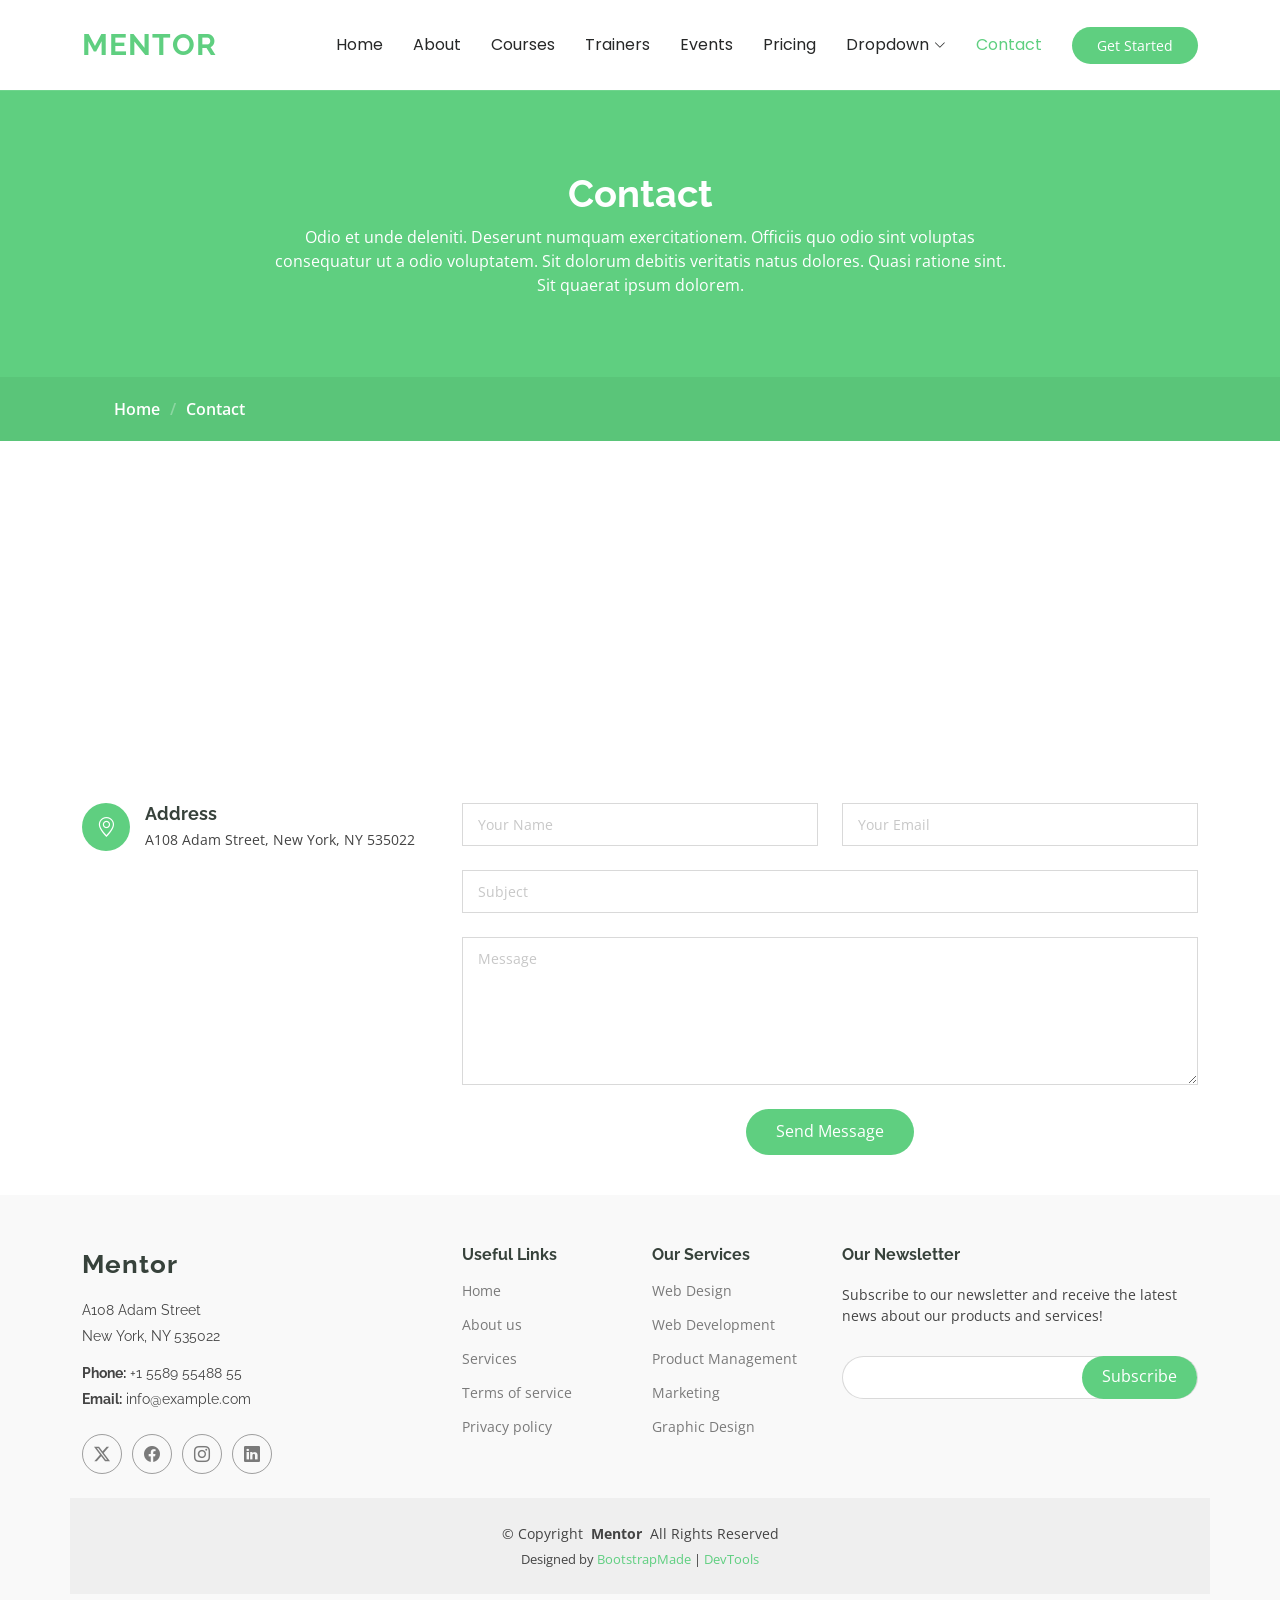
<file: contact.html>
<!DOCTYPE html>
<html lang="en">

<head>
  <meta charset="utf-8">
  <meta content="width=device-width, initial-scale=1.0" name="viewport">
  <title>Contact - Mentor Bootstrap Template</title>
  <meta name="description" content="">
  <meta name="keywords" content="">

  <!-- Favicons -->
  <link href="assets/img/favicon.png" rel="icon">
  <link href="assets/img/apple-touch-icon.png" rel="apple-touch-icon">

  <!-- Fonts -->
  <link href="https://fonts.googleapis.com" rel="preconnect">
  <link href="https://fonts.gstatic.com" rel="preconnect" crossorigin>
  <link
    href="https://fonts.googleapis.com/css2?family=Open+Sans:ital,wght@0,300;0,400;0,500;0,600;0,700;0,800;1,300;1,400;1,500;1,600;1,700;1,800&family=Poppins:ital,wght@0,100;0,200;0,300;0,400;0,500;0,600;0,700;0,800;0,900;1,100;1,200;1,300;1,400;1,500;1,600;1,700;1,800;1,900&family=Raleway:ital,wght@0,100;0,200;0,300;0,400;0,500;0,600;0,700;0,800;0,900;1,100;1,200;1,300;1,400;1,500;1,600;1,700;1,800;1,900&display=swap"
    rel="stylesheet">

  <!-- Vendor CSS Files -->
  <link href="assets/vendor/bootstrap/css/bootstrap.min.css" rel="stylesheet">
  <link href="assets/vendor/bootstrap-icons/bootstrap-icons.css" rel="stylesheet">
  <link href="assets/vendor/aos/aos.css" rel="stylesheet">
  <link href="assets/vendor/glightbox/css/glightbox.min.css" rel="stylesheet">
  <link href="assets/vendor/swiper/swiper-bundle.min.css" rel="stylesheet">

  <!-- Main CSS File -->
  <link href="assets/css/main.css" rel="stylesheet">

  <!-- =======================================================
  * Template Name: Mentor
  * Template URL: https://bootstrapmade.com/mentor-free-education-bootstrap-theme/
  * Updated: Jul 07 2025 with Bootstrap v5.3.7
  * Author: BootstrapMade.com
  * License: https://bootstrapmade.com/license/
  ======================================================== -->
</head>

<body class="contact-page">

  <header id="header" class="header d-flex align-items-center sticky-top">
    <div class="container-fluid container-xl position-relative d-flex align-items-center">

      <a href="index.html" class="logo d-flex align-items-center me-auto">
        <!-- Uncomment the line below if you also wish to use an image logo -->
        <!-- <img src="assets/img/logo.webp" alt=""> -->
        <h1 class="sitename">Mentor</h1>
      </a>

      <nav id="navmenu" class="navmenu">
        <ul>
          <li><a href="index.html">Home<br></a></li>
          <li><a href="about.html">About</a></li>
          <li><a href="courses.html">Courses</a></li>
          <li><a href="trainers.html">Trainers</a></li>
          <li><a href="events.html">Events</a></li>
          <li><a href="pricing.html">Pricing</a></li>
          <li class="dropdown"><a href="#"><span>Dropdown</span> <i class="bi bi-chevron-down toggle-dropdown"></i></a>
            <ul>
              <li><a href="#">Dropdown 1</a></li>
              <li class="dropdown"><a href="#"><span>Deep Dropdown</span> <i
                    class="bi bi-chevron-down toggle-dropdown"></i></a>
                <ul>
                  <li><a href="#">Deep Dropdown 1</a></li>
                  <li><a href="#">Deep Dropdown 2</a></li>
                  <li><a href="#">Deep Dropdown 3</a></li>
                  <li><a href="#">Deep Dropdown 4</a></li>
                  <li><a href="#">Deep Dropdown 5</a></li>
                </ul>
              </li>
              <li><a href="#">Dropdown 2</a></li>
              <li><a href="#">Dropdown 3</a></li>
              <li><a href="#">Dropdown 4</a></li>
            </ul>
          </li>
          <li><a href="contact.html" class="active">Contact</a></li>
        </ul>
        <i class="mobile-nav-toggle d-xl-none bi bi-list"></i>
      </nav>

      <a class="btn-getstarted" href="courses.html">Get Started</a>

    </div>
  </header>

  <main class="main">

    <!-- Page Title -->
    <div class="page-title" data-aos="fade">
      <div class="heading">
        <div class="container">
          <div class="row d-flex justify-content-center text-center">
            <div class="col-lg-8">
              <h1>Contact</h1>
              <p class="mb-0">Odio et unde deleniti. Deserunt numquam exercitationem. Officiis quo odio sint voluptas
                consequatur ut a odio voluptatem. Sit dolorum debitis veritatis natus dolores. Quasi ratione sint. Sit
                quaerat ipsum dolorem.</p>
            </div>
          </div>
        </div>
      </div>
      <nav class="breadcrumbs">
        <div class="container">
          <ol>
            <li><a href="index.html">Home</a></li>
            <li class="current">Contact</li>
          </ol>
        </div>
      </nav>
    </div><!-- End Page Title -->

    <!-- Contact Section -->
    <section id="contact" class="contact section">

      <div class="mb-5" data-aos="fade-up" data-aos-delay="200">
        <iframe style="border:0; width: 100%; height: 300px;"
          src="https://www.google.com/maps/embed?pb=!1m14!1m8!1m3!1d48389.78314118045!2d-74.006138!3d40.710059!3m2!1i1024!2i768!4f13.1!3m3!1m2!1s0x89c25a22a3bda30d%3A0xb89d1fe6bc499443!2sDowntown%20Conference%20Center!5e0!3m2!1sen!2sus!4v1676961268712!5m2!1sen!2sus"
          frameborder="0" allowfullscreen="" loading="lazy" referrerpolicy="no-referrer-when-downgrade"></iframe>
      </div><!-- End Google Maps -->

      <div class="container" data-aos="fade-up" data-aos-delay="100">

        <div class="row gy-4">

          <div class="col-lg-4">
            <div class="info-item d-flex" data-aos="fade-up" data-aos-delay="300">
              <i class="bi bi-geo-alt flex-shrink-0"></i>
              <div>
                <h3>Address</h3>
                <p>A108 Adam Street, New York, NY 535022</p>
              </div>
            </div><!-- End Info Item -->

            <div class="info-item d-flex" data-aos="fade-up" data-aos-delay="400">
              <i class="bi bi-telephone flex-shrink-0"></i>
              <div>
                <h3>Call Us</h3>
                <p>+1 5589 55488 55</p>
              </div>
            </div><!-- End Info Item -->

            <div class="info-item d-flex" data-aos="fade-up" data-aos-delay="500">
              <i class="bi bi-envelope flex-shrink-0"></i>
              <div>
                <h3>Email Us</h3>
                <p>info@example.com</p>
              </div>
            </div><!-- End Info Item -->

          </div>

          <div class="col-lg-8">
            <form action="#" method="post" class="email-form" data-aos="fade-up" data-aos-delay="200">
              <div class="row gy-4">

                <div class="col-md-6">
                  <input type="text" name="name" class="form-control" placeholder="Your Name" required="">
                </div>

                <div class="col-md-6 ">
                  <input type="email" class="form-control" name="email" placeholder="Your Email" required="">
                </div>

                <div class="col-md-12">
                  <input type="text" class="form-control" name="subject" placeholder="Subject" required="">
                </div>

                <div class="col-md-12">
                  <textarea class="form-control" name="message" rows="6" placeholder="Message" required=""></textarea>
                </div>

                <div class="col-md-12 text-center">
                  <div class="loading">Loading</div>
                  <div class="error-message"></div>
                  <div class="sent-message">Your message has been sent. Thank you!</div>

                  <button type="submit">Send Message</button>
                </div>

              </div>
            </form>
          </div><!-- End Contact Form -->

        </div>

      </div>

    </section><!-- /Contact Section -->

  </main>

  <footer id="footer" class="footer position-relative light-background">

    <div class="container footer-top">
      <div class="row gy-4">
        <div class="col-lg-4 col-md-6 footer-about">
          <a href="index.html" class="logo d-flex align-items-center">
            <span class="sitename">Mentor</span>
          </a>
          <div class="footer-contact pt-3">
            <p>A108 Adam Street</p>
            <p>New York, NY 535022</p>
            <p class="mt-3"><strong>Phone:</strong> <span>+1 5589 55488 55</span></p>
            <p><strong>Email:</strong> <span>info@example.com</span></p>
          </div>
          <div class="social-links d-flex mt-4">
            <a href=""><i class="bi bi-twitter-x"></i></a>
            <a href=""><i class="bi bi-facebook"></i></a>
            <a href=""><i class="bi bi-instagram"></i></a>
            <a href=""><i class="bi bi-linkedin"></i></a>
          </div>
        </div>

        <div class="col-lg-2 col-md-3 footer-links">
          <h4>Useful Links</h4>
          <ul>
            <li><a href="#">Home</a></li>
            <li><a href="#">About us</a></li>
            <li><a href="#">Services</a></li>
            <li><a href="#">Terms of service</a></li>
            <li><a href="#">Privacy policy</a></li>
          </ul>
        </div>

        <div class="col-lg-2 col-md-3 footer-links">
          <h4>Our Services</h4>
          <ul>
            <li><a href="#">Web Design</a></li>
            <li><a href="#">Web Development</a></li>
            <li><a href="#">Product Management</a></li>
            <li><a href="#">Marketing</a></li>
            <li><a href="#">Graphic Design</a></li>
          </ul>
        </div>

        <div class="col-lg-4 col-md-12 footer-newsletter">
          <h4>Our Newsletter</h4>
          <p>Subscribe to our newsletter and receive the latest news about our products and services!</p>
          <form action="#" method="post" class="email-form">
            <div class="newsletter-form"><input type="email" name="email"><input type="submit" value="Subscribe"></div>
            <div class="loading">Loading</div>
            <div class="error-message"></div>
            <div class="sent-message">Your subscription request has been sent. Thank you!</div>
          </form>
        </div>

      </div>
    </div>

    <div class="container copyright text-center mt-4">
      <p>© <span>Copyright</span> <strong class="px-1 sitename">Mentor</strong> <span>All Rights Reserved</span></p>
      <div class="credits">
        <!-- All the links in the footer should remain intact. -->
        <!-- You can delete the links only if you've purchased the pro version. -->
        <!-- Licensing information: https://bootstrapmade.com/license/ -->
        Designed by <a href="https://bootstrapmade.com/">BootstrapMade</a> | <a
          href="https://bootstrapmade.com/tools/">DevTools</a>
      </div>
    </div>

  </footer>

  <!-- Scroll Top -->
  <a href="#" id="scroll-top" class="scroll-top d-flex align-items-center justify-content-center"><i
      class="bi bi-arrow-up-short"></i></a>

  <!-- Preloader -->
  <div id="preloader"></div>

  <!-- Vendor JS Files -->
  <script src="assets/vendor/bootstrap/js/bootstrap.bundle.min.js"></script>
  <script src="assets/vendor/aos/aos.js"></script>
  <script src="assets/vendor/glightbox/js/glightbox.min.js"></script>
  <script src="assets/vendor/purecounter/purecounter_vanilla.js"></script>
  <script src="assets/vendor/swiper/swiper-bundle.min.js"></script>

  <!-- Main JS File -->
  <script src="assets/js/main.js"></script>

</body>

</html>
</file>
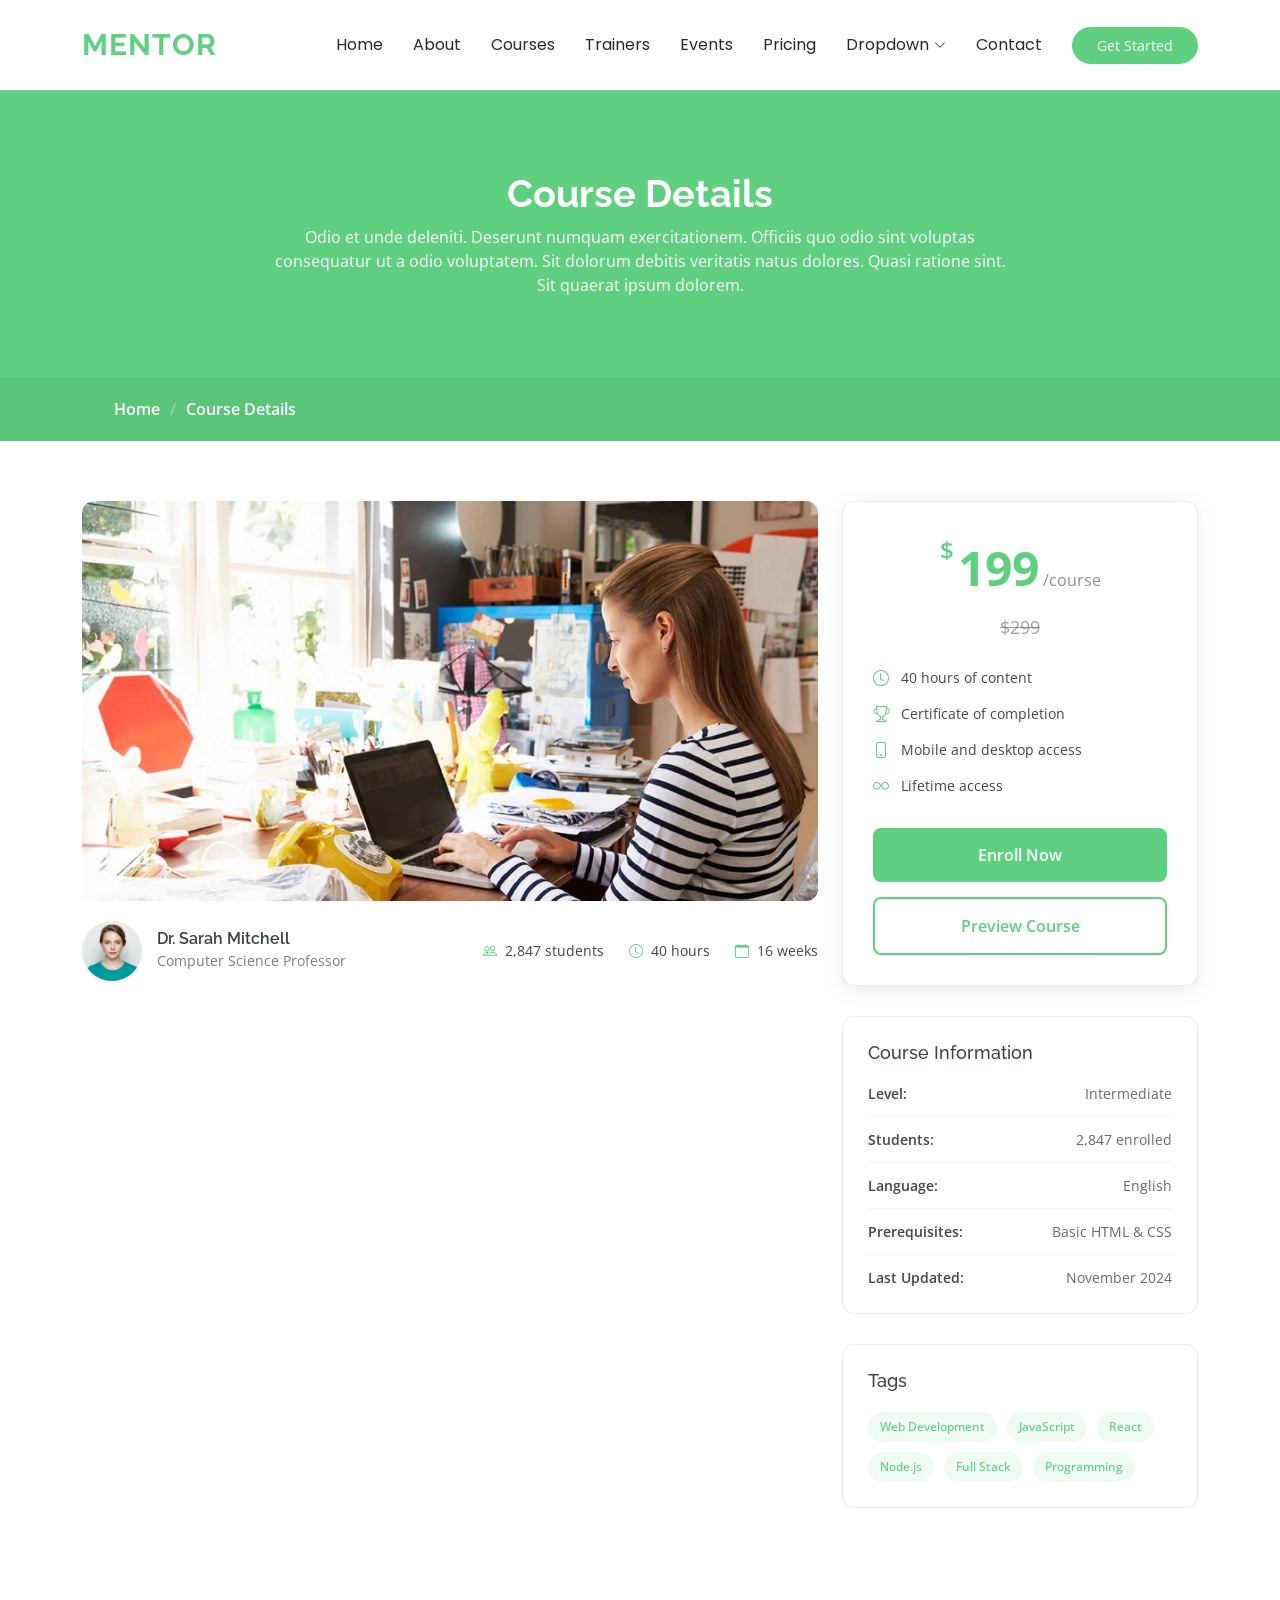
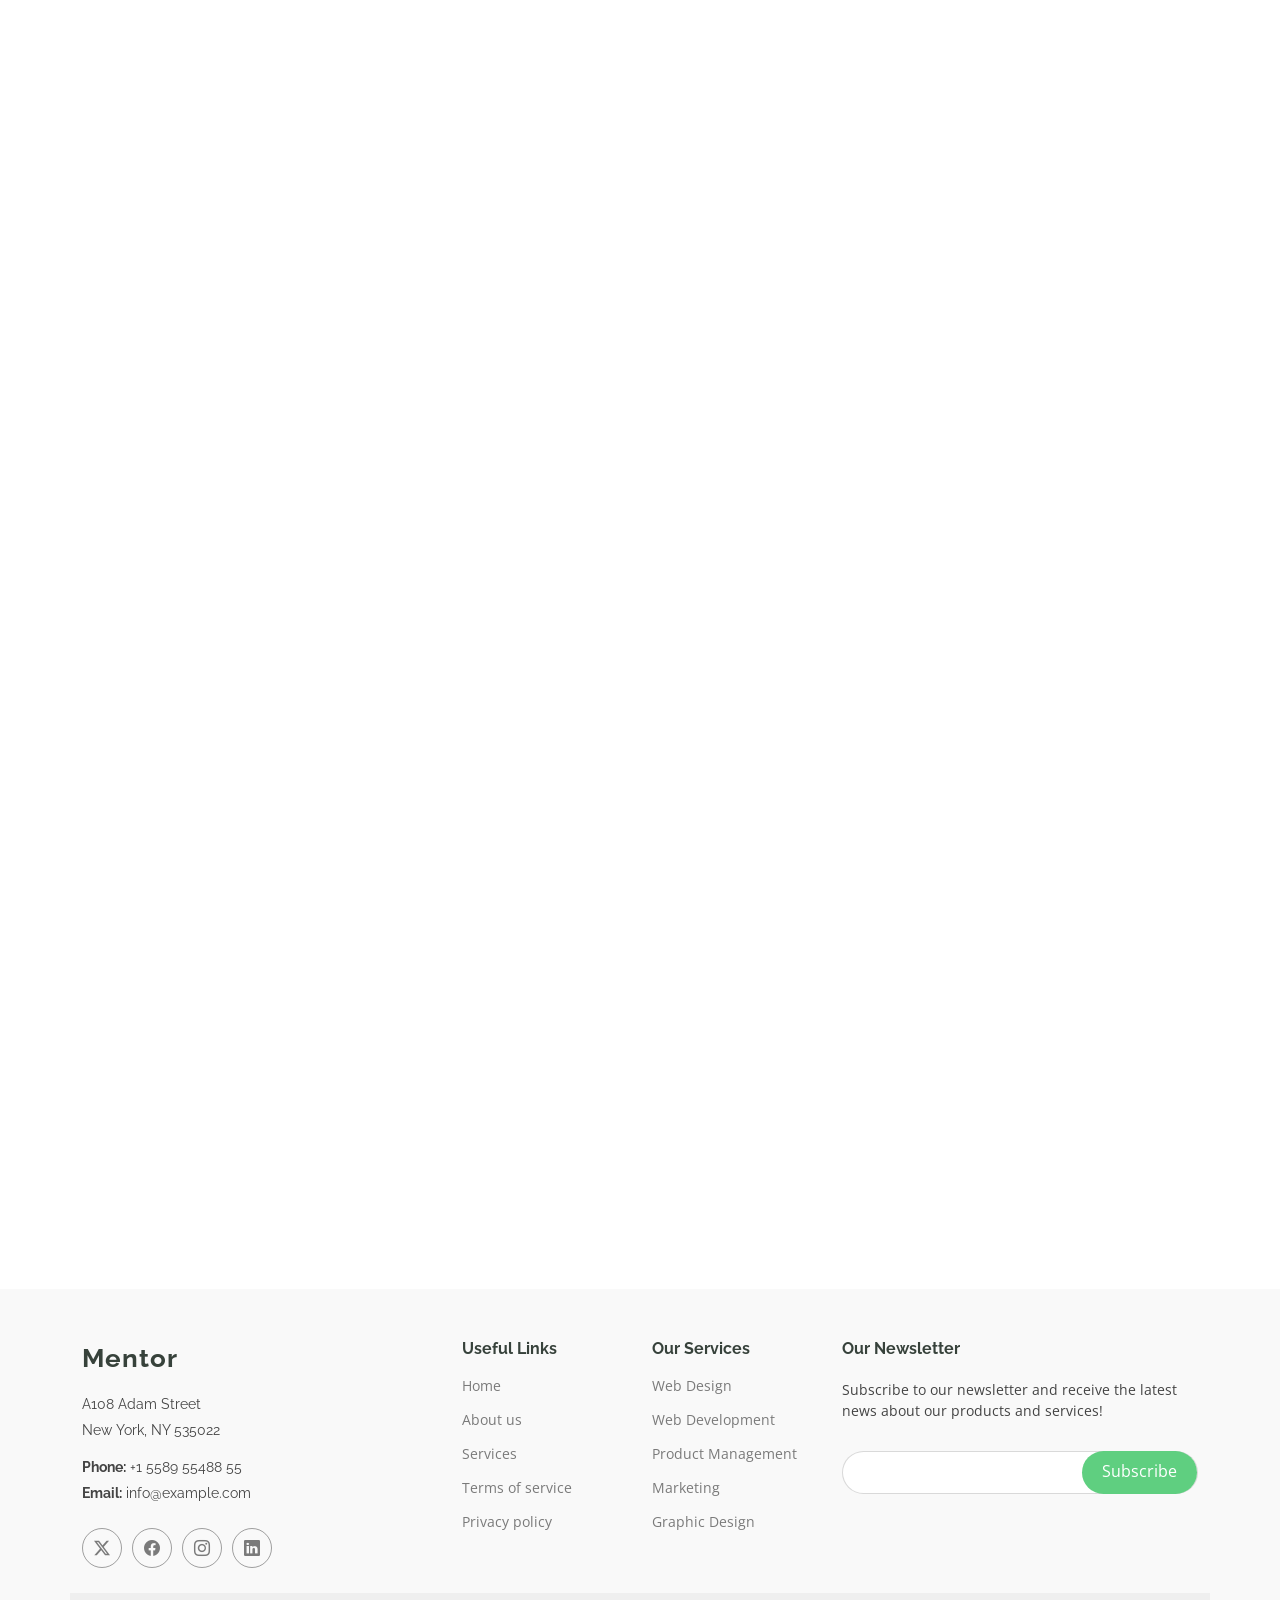
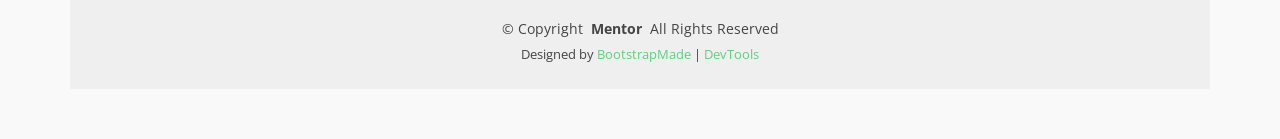
<file: course-details.html>
<!DOCTYPE html>
<html lang="en">

<head>
  <meta charset="utf-8">
  <meta content="width=device-width, initial-scale=1.0" name="viewport">
  <title>Course Details - Mentor Bootstrap Template</title>
  <meta name="description" content="">
  <meta name="keywords" content="">

  <!-- Favicons -->
  <link href="assets/img/favicon.png" rel="icon">
  <link href="assets/img/apple-touch-icon.png" rel="apple-touch-icon">

  <!-- Fonts -->
  <link href="https://fonts.googleapis.com" rel="preconnect">
  <link href="https://fonts.gstatic.com" rel="preconnect" crossorigin>
  <link href="https://fonts.googleapis.com/css2?family=Open+Sans:ital,wght@0,300;0,400;0,500;0,600;0,700;0,800;1,300;1,400;1,500;1,600;1,700;1,800&family=Poppins:ital,wght@0,100;0,200;0,300;0,400;0,500;0,600;0,700;0,800;0,900;1,100;1,200;1,300;1,400;1,500;1,600;1,700;1,800;1,900&family=Raleway:ital,wght@0,100;0,200;0,300;0,400;0,500;0,600;0,700;0,800;0,900;1,100;1,200;1,300;1,400;1,500;1,600;1,700;1,800;1,900&display=swap" rel="stylesheet">

  <!-- Vendor CSS Files -->
  <link href="assets/vendor/bootstrap/css/bootstrap.min.css" rel="stylesheet">
  <link href="assets/vendor/bootstrap-icons/bootstrap-icons.css" rel="stylesheet">
  <link href="assets/vendor/aos/aos.css" rel="stylesheet">
  <link href="assets/vendor/glightbox/css/glightbox.min.css" rel="stylesheet">
  <link href="assets/vendor/swiper/swiper-bundle.min.css" rel="stylesheet">

  <!-- Main CSS File -->
  <link href="assets/css/main.css" rel="stylesheet">

  <!-- =======================================================
  * Template Name: Mentor
  * Template URL: https://bootstrapmade.com/mentor-free-education-bootstrap-theme/
  * Updated: Jul 07 2025 with Bootstrap v5.3.7
  * Author: BootstrapMade.com
  * License: https://bootstrapmade.com/license/
  ======================================================== -->
</head>

<body class="course-details-page">

  <header id="header" class="header d-flex align-items-center sticky-top">
    <div class="container-fluid container-xl position-relative d-flex align-items-center">

      <a href="index.html" class="logo d-flex align-items-center me-auto">
        <!-- Uncomment the line below if you also wish to use an image logo -->
        <!-- <img src="assets/img/logo.webp" alt=""> -->
        <h1 class="sitename">Mentor</h1>
      </a>

      <nav id="navmenu" class="navmenu">
        <ul>
          <li><a href="index.html">Home<br></a></li>
          <li><a href="about.html">About</a></li>
          <li><a href="courses.html">Courses</a></li>
          <li><a href="trainers.html">Trainers</a></li>
          <li><a href="events.html">Events</a></li>
          <li><a href="pricing.html">Pricing</a></li>
          <li class="dropdown"><a href="#"><span>Dropdown</span> <i class="bi bi-chevron-down toggle-dropdown"></i></a>
            <ul>
              <li><a href="#">Dropdown 1</a></li>
              <li class="dropdown"><a href="#"><span>Deep Dropdown</span> <i class="bi bi-chevron-down toggle-dropdown"></i></a>
                <ul>
                  <li><a href="#">Deep Dropdown 1</a></li>
                  <li><a href="#">Deep Dropdown 2</a></li>
                  <li><a href="#">Deep Dropdown 3</a></li>
                  <li><a href="#">Deep Dropdown 4</a></li>
                  <li><a href="#">Deep Dropdown 5</a></li>
                </ul>
              </li>
              <li><a href="#">Dropdown 2</a></li>
              <li><a href="#">Dropdown 3</a></li>
              <li><a href="#">Dropdown 4</a></li>
            </ul>
          </li>
          <li><a href="contact.html">Contact</a></li>
        </ul>
        <i class="mobile-nav-toggle d-xl-none bi bi-list"></i>
      </nav>

      <a class="btn-getstarted" href="courses.html">Get Started</a>

    </div>
  </header>

  <main class="main">

    <!-- Page Title -->
    <div class="page-title" data-aos="fade">
      <div class="heading">
        <div class="container">
          <div class="row d-flex justify-content-center text-center">
            <div class="col-lg-8">
              <h1>Course Details</h1>
              <p class="mb-0">Odio et unde deleniti. Deserunt numquam exercitationem. Officiis quo odio sint voluptas consequatur ut a odio voluptatem. Sit dolorum debitis veritatis natus dolores. Quasi ratione sint. Sit quaerat ipsum dolorem.</p>
            </div>
          </div>
        </div>
      </div>
      <nav class="breadcrumbs">
        <div class="container">
          <ol>
            <li><a href="index.html">Home</a></li>
            <li class="current">Course Details</li>
          </ol>
        </div>
      </nav>
    </div><!-- End Page Title -->

    <!-- Course Details Section -->
    <section id="course-details" class="course-details section">

      <div class="container" data-aos="fade-up" data-aos-delay="100">

        <div class="row">
          <div class="col-lg-8">

            <!-- Course Header -->
            <div class="course-header" data-aos="fade-up" data-aos-delay="200">
              <div class="course-image">
                <img src="assets/img/course/course-details-1.webp" alt="Course Image" class="img-fluid">
              </div>
              <div class="course-meta">
                <div class="instructor">
                  <img src="assets/img/person/person-f-3.webp" alt="Instructor" class="instructor-avatar">
                  <div class="instructor-info">
                    <h6>Dr. Sarah Mitchell</h6>
                    <span>Computer Science Professor</span>
                  </div>
                </div>
                <div class="course-stats">
                  <div class="stat-item">
                    <i class="bi bi-people"></i>
                    <span>2,847 students</span>
                  </div>
                  <div class="stat-item">
                    <i class="bi bi-clock"></i>
                    <span>40 hours</span>
                  </div>
                  <div class="stat-item">
                    <i class="bi bi-calendar"></i>
                    <span>16 weeks</span>
                  </div>
                </div>
              </div>
            </div><!-- End Course Header -->

            <!-- Course Content -->
            <div class="course-content" data-aos="fade-up" data-aos-delay="300">
              <h2>Advanced Web Development Fundamentals</h2>

              <div class="course-description">
                <p>Lorem ipsum dolor sit amet, consectetur adipiscing elit. Sed do eiusmod tempor incididunt ut labore et dolore magna aliqua. Ut enim ad minim veniam, quis nostrud exercitation ullamco laboris nisi ut aliquip ex ea commodo consequat.</p>

                <p>Duis aute irure dolor in reprehenderit in voluptate velit esse cillum dolore eu fugiat nulla pariatur. Excepteur sint occaecat cupidatat non proident, sunt in culpa qui officia deserunt mollit anim id est laborum.</p>
              </div>

              <div class="what-you-learn">
                <h3>What You'll Learn</h3>
                <div class="row">
                  <div class="col-md-6">
                    <ul class="learn-list">
                      <li><i class="bi bi-check-circle"></i>Modern JavaScript fundamentals and ES6+ features</li>
                      <li><i class="bi bi-check-circle"></i>React.js component-based development</li>
                      <li><i class="bi bi-check-circle"></i>Node.js backend development essentials</li>
                      <li><i class="bi bi-check-circle"></i>Database design and MongoDB integration</li>
                    </ul>
                  </div>
                  <div class="col-md-6">
                    <ul class="learn-list">
                      <li><i class="bi bi-check-circle"></i>RESTful API development and testing</li>
                      <li><i class="bi bi-check-circle"></i>Authentication and security best practices</li>
                      <li><i class="bi bi-check-circle"></i>Deployment strategies and DevOps basics</li>
                      <li><i class="bi bi-check-circle"></i>Version control with Git and collaboration</li>
                    </ul>
                  </div>
                </div>
              </div>

            </div><!-- End Course Content -->

            <!-- Course Curriculum -->
            <div class="course-curriculum" data-aos="fade-up" data-aos-delay="400">
              <h3>Course Curriculum</h3>

              <div class="curriculum-section">
                <div class="section-header">
                  <h4>Module 1: Introduction to Modern Web Development</h4>
                  <span class="lessons-count">6 lessons • 3 hours</span>
                </div>
                <div class="lessons">
                  <div class="lesson-item">
                    <div class="lesson-info">
                      <i class="bi bi-play-circle"></i>
                      <span>Setting up the Development Environment</span>
                    </div>
                    <span class="lesson-duration">18 min</span>
                  </div>
                  <div class="lesson-item">
                    <div class="lesson-info">
                      <i class="bi bi-play-circle"></i>
                      <span>JavaScript Fundamentals Review</span>
                    </div>
                    <span class="lesson-duration">25 min</span>
                  </div>
                  <div class="lesson-item">
                    <div class="lesson-info">
                      <i class="bi bi-file-text"></i>
                      <span>Understanding Modern Development Tools</span>
                    </div>
                    <span class="lesson-duration">32 min</span>
                  </div>
                </div>
              </div>

              <div class="curriculum-section">
                <div class="section-header">
                  <h4>Module 2: React.js Fundamentals</h4>
                  <span class="lessons-count">8 lessons • 5 hours</span>
                </div>
                <div class="lessons">
                  <div class="lesson-item">
                    <div class="lesson-info">
                      <i class="bi bi-play-circle"></i>
                      <span>Component Architecture and JSX</span>
                    </div>
                    <span class="lesson-duration">28 min</span>
                  </div>
                  <div class="lesson-item">
                    <div class="lesson-info">
                      <i class="bi bi-play-circle"></i>
                      <span>State Management and Props</span>
                    </div>
                    <span class="lesson-duration">35 min</span>
                  </div>
                  <div class="lesson-item">
                    <div class="lesson-info">
                      <i class="bi bi-file-text"></i>
                      <span>Handling Events and Forms</span>
                    </div>
                    <span class="lesson-duration">42 min</span>
                  </div>
                </div>
              </div>

              <div class="curriculum-section">
                <div class="section-header">
                  <h4>Module 3: Backend Development with Node.js</h4>
                  <span class="lessons-count">10 lessons • 6 hours</span>
                </div>
                <div class="lessons">
                  <div class="lesson-item">
                    <div class="lesson-info">
                      <i class="bi bi-play-circle"></i>
                      <span>Setting up Express.js Server</span>
                    </div>
                    <span class="lesson-duration">22 min</span>
                  </div>
                  <div class="lesson-item">
                    <div class="lesson-info">
                      <i class="bi bi-play-circle"></i>
                      <span>Creating RESTful APIs</span>
                    </div>
                    <span class="lesson-duration">45 min</span>
                  </div>
                </div>
              </div>

            </div><!-- End Course Curriculum -->

          </div>

          <div class="col-lg-4">

            <!-- Course Sidebar -->
            <div class="course-sidebar" data-aos="fade-up" data-aos-delay="200">

              <!-- Pricing Card -->
              <div class="pricing-card">
                <div class="price">
                  <span class="currency">$</span>
                  <span class="amount">199</span>
                  <span class="period">/course</span>
                </div>
                <div class="original-price">$299</div>

                <div class="course-features">
                  <div class="feature">
                    <i class="bi bi-clock"></i>
                    <span>40 hours of content</span>
                  </div>
                  <div class="feature">
                    <i class="bi bi-trophy"></i>
                    <span>Certificate of completion</span>
                  </div>
                  <div class="feature">
                    <i class="bi bi-phone"></i>
                    <span>Mobile and desktop access</span>
                  </div>
                  <div class="feature">
                    <i class="bi bi-infinity"></i>
                    <span>Lifetime access</span>
                  </div>
                </div>

                <button class="btn-enroll">Enroll Now</button>
                <button class="btn-preview">Preview Course</button>
              </div><!-- End Pricing Card -->

              <!-- Course Info -->
              <div class="course-info-card">
                <h4>Course Information</h4>
                <div class="info-item">
                  <span class="label">Level:</span>
                  <span class="value">Intermediate</span>
                </div>
                <div class="info-item">
                  <span class="label">Students:</span>
                  <span class="value">2,847 enrolled</span>
                </div>
                <div class="info-item">
                  <span class="label">Language:</span>
                  <span class="value">English</span>
                </div>
                <div class="info-item">
                  <span class="label">Prerequisites:</span>
                  <span class="value">Basic HTML &amp; CSS</span>
                </div>
                <div class="info-item">
                  <span class="label">Last Updated:</span>
                  <span class="value">November 2024</span>
                </div>
              </div><!-- End Course Info -->

              <!-- Tags -->
              <div class="course-tags">
                <h4>Tags</h4>
                <div class="tags-list">
                  <span class="tag">Web Development</span>
                  <span class="tag">JavaScript</span>
                  <span class="tag">React</span>
                  <span class="tag">Node.js</span>
                  <span class="tag">Full Stack</span>
                  <span class="tag">Programming</span>
                </div>
              </div><!-- End Tags -->

            </div><!-- End Course Sidebar -->

          </div>

        </div>

      </div>

    </section><!-- /Course Details Section -->

    <!-- Tabs Section -->
    <section id="tabs" class="tabs section">

      <div class="container" data-aos="fade-up" data-aos-delay="100">

        <div class="row">
          <div class="col-lg-3">
            <ul class="nav nav-tabs flex-column">
              <li class="nav-item">
                <a class="nav-link active show" data-bs-toggle="tab" href="#tab-1">Modi sit est</a>
              </li>
              <li class="nav-item">
                <a class="nav-link" data-bs-toggle="tab" href="#tab-2">Unde praesentium sed</a>
              </li>
              <li class="nav-item">
                <a class="nav-link" data-bs-toggle="tab" href="#tab-3">Pariatur explicabo vel</a>
              </li>
              <li class="nav-item">
                <a class="nav-link" data-bs-toggle="tab" href="#tab-4">Nostrum qui quasi</a>
              </li>
              <li class="nav-item">
                <a class="nav-link" data-bs-toggle="tab" href="#tab-5">Iusto ut expedita aut</a>
              </li>
            </ul>
          </div>
          <div class="col-lg-9 mt-4 mt-lg-0">
            <div class="tab-content">
              <div class="tab-pane active show" id="tab-1">
                <div class="row">
                  <div class="col-lg-8 details order-2 order-lg-1">
                    <h3>Architecto ut aperiam autem id</h3>
                    <p class="fst-italic">Qui laudantium consequatur laborum sit qui ad sapiente dila parde sonata raqer a videna mareta paulona marka</p>
                    <p>Et nobis maiores eius. Voluptatibus ut enim blanditiis atque harum sint. Laborum eos ipsum ipsa odit magni. Incidunt hic ut molestiae aut qui. Est repellat minima eveniet eius et quis magni nihil. Consequatur dolorem quaerat quos qui similique accusamus nostrum rem vero</p>
                  </div>
                  <div class="col-lg-4 text-center order-1 order-lg-2">
                    <img src="assets/img/illustration/illustration-13.webp" alt="" class="img-fluid">
                  </div>
                </div>
              </div>
              <div class="tab-pane" id="tab-2">
                <div class="row">
                  <div class="col-lg-8 details order-2 order-lg-1">
                    <h3>Et blanditiis nemo veritatis excepturi</h3>
                    <p class="fst-italic">Qui laudantium consequatur laborum sit qui ad sapiente dila parde sonata raqer a videna mareta paulona marka</p>
                    <p>Ea ipsum voluptatem consequatur quis est. Illum error ullam omnis quia et reiciendis sunt sunt est. Non aliquid repellendus itaque accusamus eius et velit ipsa voluptates. Optio nesciunt eaque beatae accusamus lerode pakto madirna desera vafle de nideran pal</p>
                  </div>
                  <div class="col-lg-4 text-center order-1 order-lg-2">
                    <img src="assets/img/illustration/illustration-11.webp" alt="" class="img-fluid">
                  </div>
                </div>
              </div>
              <div class="tab-pane" id="tab-3">
                <div class="row">
                  <div class="col-lg-8 details order-2 order-lg-1">
                    <h3>Impedit facilis occaecati odio neque aperiam sit</h3>
                    <p class="fst-italic">Eos voluptatibus quo. Odio similique illum id quidem non enim fuga. Qui natus non sunt dicta dolor et. In asperiores velit quaerat perferendis aut</p>
                    <p>Iure officiis odit rerum. Harum sequi eum illum corrupti culpa veritatis quisquam. Neque necessitatibus illo rerum eum ut. Commodi ipsam minima molestiae sed laboriosam a iste odio. Earum odit nesciunt fugiat sit ullam. Soluta et harum voluptatem optio quae</p>
                  </div>
                  <div class="col-lg-4 text-center order-1 order-lg-2">
                    <img src="assets/img/illustration/illustration-14.webp" alt="" class="img-fluid">
                  </div>
                </div>
              </div>
              <div class="tab-pane" id="tab-4">
                <div class="row">
                  <div class="col-lg-8 details order-2 order-lg-1">
                    <h3>Fuga dolores inventore laboriosam ut est accusamus laboriosam dolore</h3>
                    <p class="fst-italic">Totam aperiam accusamus. Repellat consequuntur iure voluptas iure porro quis delectus</p>
                    <p>Eaque consequuntur consequuntur libero expedita in voluptas. Nostrum ipsam necessitatibus aliquam fugiat debitis quis velit. Eum ex maxime error in consequatur corporis atque. Eligendi asperiores sed qui veritatis aperiam quia a laborum inventore</p>
                  </div>
                  <div class="col-lg-4 text-center order-1 order-lg-2">
                    <img src="assets/img/illustration/illustration-12.webp" alt="" class="img-fluid">
                  </div>
                </div>
              </div>
              <div class="tab-pane" id="tab-5">
                <div class="row">
                  <div class="col-lg-8 details order-2 order-lg-1">
                    <h3>Est eveniet ipsam sindera pad rone matrelat sando reda</h3>
                    <p class="fst-italic">Omnis blanditiis saepe eos autem qui sunt debitis porro quia.</p>
                    <p>Exercitationem nostrum omnis. Ut reiciendis repudiandae minus. Omnis recusandae ut non quam ut quod eius qui. Ipsum quia odit vero atque qui quibusdam amet. Occaecati sed est sint aut vitae molestiae voluptate vel</p>
                  </div>
                  <div class="col-lg-4 text-center order-1 order-lg-2">
                    <img src="assets/img/illustration/illustration-10.webp" alt="" class="img-fluid">
                  </div>
                </div>
              </div>
            </div>
          </div>
        </div>

      </div>

    </section><!-- /Tabs Section -->

  </main>

  <footer id="footer" class="footer position-relative light-background">

    <div class="container footer-top">
      <div class="row gy-4">
        <div class="col-lg-4 col-md-6 footer-about">
          <a href="index.html" class="logo d-flex align-items-center">
            <span class="sitename">Mentor</span>
          </a>
          <div class="footer-contact pt-3">
            <p>A108 Adam Street</p>
            <p>New York, NY 535022</p>
            <p class="mt-3"><strong>Phone:</strong> <span>+1 5589 55488 55</span></p>
            <p><strong>Email:</strong> <span>info@example.com</span></p>
          </div>
          <div class="social-links d-flex mt-4">
            <a href=""><i class="bi bi-twitter-x"></i></a>
            <a href=""><i class="bi bi-facebook"></i></a>
            <a href=""><i class="bi bi-instagram"></i></a>
            <a href=""><i class="bi bi-linkedin"></i></a>
          </div>
        </div>

        <div class="col-lg-2 col-md-3 footer-links">
          <h4>Useful Links</h4>
          <ul>
            <li><a href="#">Home</a></li>
            <li><a href="#">About us</a></li>
            <li><a href="#">Services</a></li>
            <li><a href="#">Terms of service</a></li>
            <li><a href="#">Privacy policy</a></li>
          </ul>
        </div>

        <div class="col-lg-2 col-md-3 footer-links">
          <h4>Our Services</h4>
          <ul>
            <li><a href="#">Web Design</a></li>
            <li><a href="#">Web Development</a></li>
            <li><a href="#">Product Management</a></li>
            <li><a href="#">Marketing</a></li>
            <li><a href="#">Graphic Design</a></li>
          </ul>
        </div>

        <div class="col-lg-4 col-md-12 footer-newsletter">
          <h4>Our Newsletter</h4>
          <p>Subscribe to our newsletter and receive the latest news about our products and services!</p>
          <form action="#" method="post" class="email-form">
            <div class="newsletter-form"><input type="email" name="email"><input type="submit" value="Subscribe"></div>
            <div class="loading">Loading</div>
            <div class="error-message"></div>
            <div class="sent-message">Your subscription request has been sent. Thank you!</div>
          </form>
        </div>

      </div>
    </div>

    <div class="container copyright text-center mt-4">
      <p>© <span>Copyright</span> <strong class="px-1 sitename">Mentor</strong> <span>All Rights Reserved</span></p>
      <div class="credits">
        <!-- All the links in the footer should remain intact. -->
        <!-- You can delete the links only if you've purchased the pro version. -->
        <!-- Licensing information: https://bootstrapmade.com/license/ -->
        Designed by <a href="https://bootstrapmade.com/">BootstrapMade</a> | <a href="https://bootstrapmade.com/tools/">DevTools</a>
      </div>
    </div>

  </footer>

  <!-- Scroll Top -->
  <a href="#" id="scroll-top" class="scroll-top d-flex align-items-center justify-content-center"><i class="bi bi-arrow-up-short"></i></a>

  <!-- Preloader -->
  <div id="preloader"></div>

  <!-- Vendor JS Files -->
  <script src="assets/vendor/bootstrap/js/bootstrap.bundle.min.js"></script>
  <script src="assets/vendor/aos/aos.js"></script>
  <script src="assets/vendor/glightbox/js/glightbox.min.js"></script>
  <script src="assets/vendor/purecounter/purecounter_vanilla.js"></script>
  <script src="assets/vendor/swiper/swiper-bundle.min.js"></script>

  <!-- Main JS File -->
  <script src="assets/js/main.js"></script>

</body>

</html>
</file>
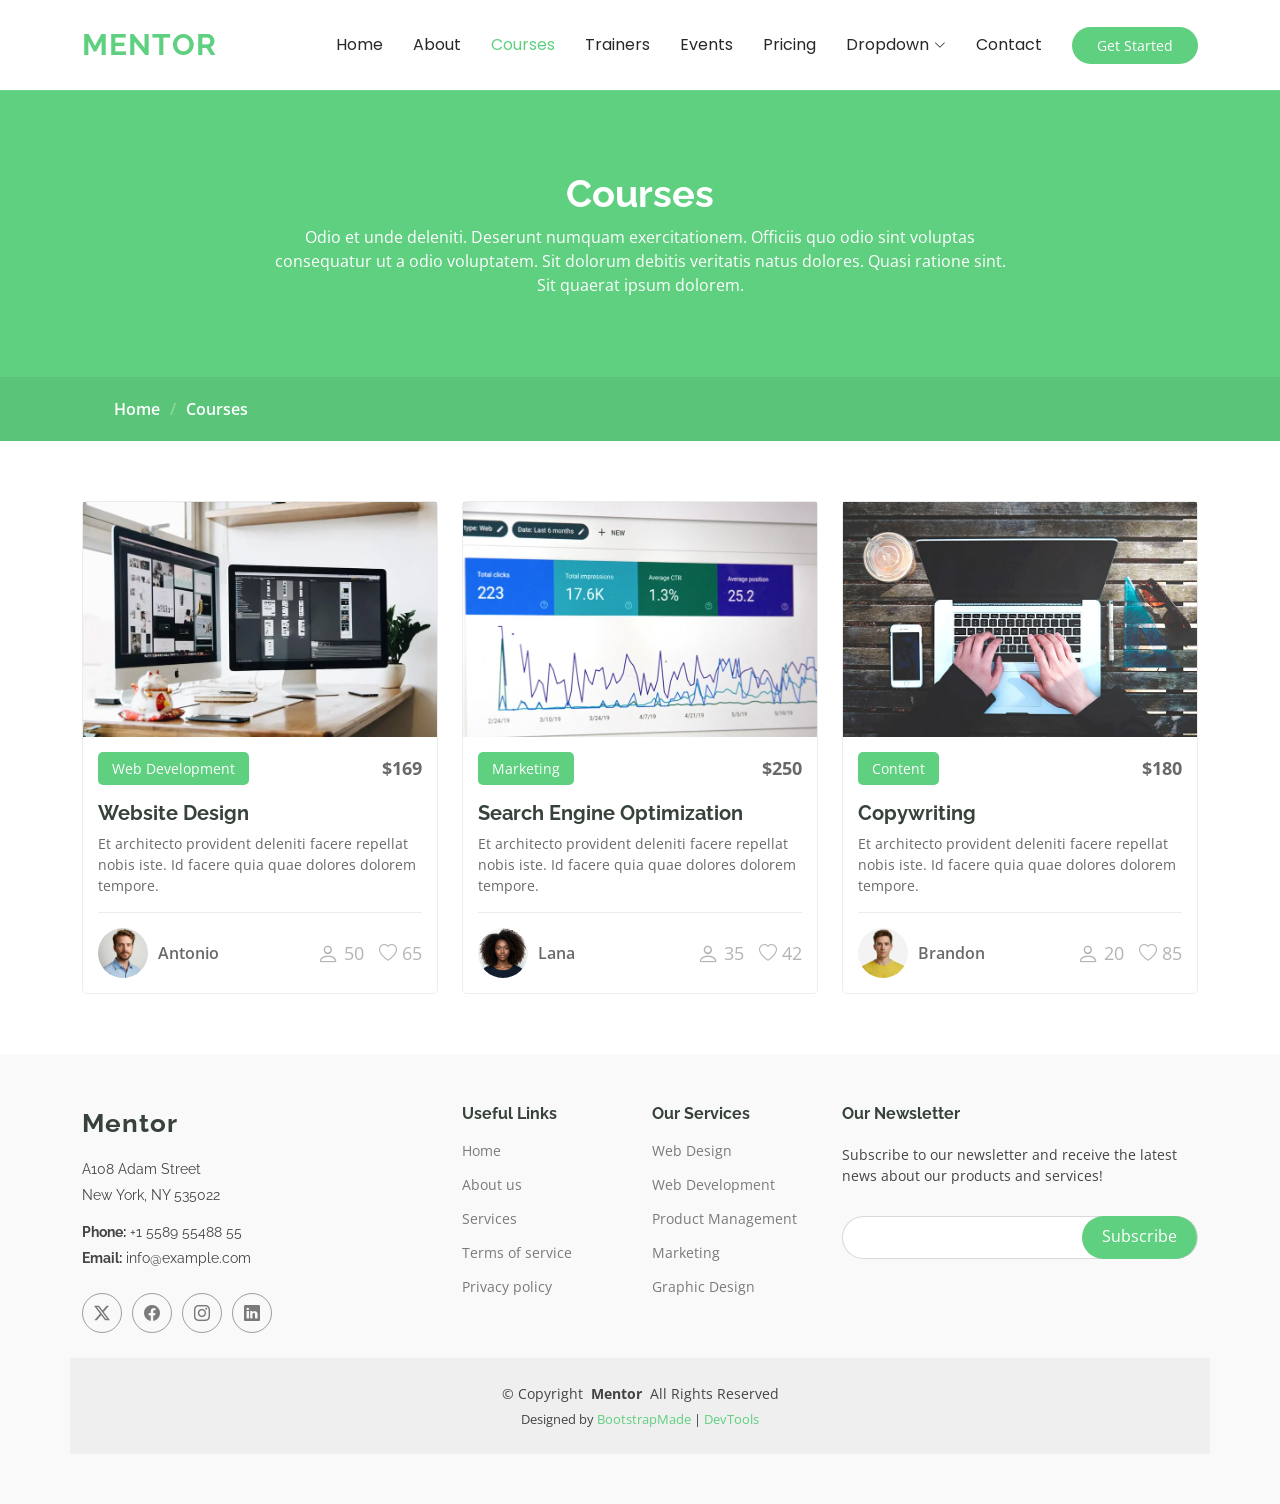
<file: courses.html>
<!DOCTYPE html>
<html lang="en">

<head>
  <meta charset="utf-8">
  <meta content="width=device-width, initial-scale=1.0" name="viewport">
  <title>Courses - Mentor Bootstrap Template</title>
  <meta name="description" content="">
  <meta name="keywords" content="">

  <!-- Favicons -->
  <link href="assets/img/favicon.png" rel="icon">
  <link href="assets/img/apple-touch-icon.png" rel="apple-touch-icon">

  <!-- Fonts -->
  <link href="https://fonts.googleapis.com" rel="preconnect">
  <link href="https://fonts.gstatic.com" rel="preconnect" crossorigin>
  <link
    href="https://fonts.googleapis.com/css2?family=Open+Sans:ital,wght@0,300;0,400;0,500;0,600;0,700;0,800;1,300;1,400;1,500;1,600;1,700;1,800&family=Poppins:ital,wght@0,100;0,200;0,300;0,400;0,500;0,600;0,700;0,800;0,900;1,100;1,200;1,300;1,400;1,500;1,600;1,700;1,800;1,900&family=Raleway:ital,wght@0,100;0,200;0,300;0,400;0,500;0,600;0,700;0,800;0,900;1,100;1,200;1,300;1,400;1,500;1,600;1,700;1,800;1,900&display=swap"
    rel="stylesheet">

  <!-- Vendor CSS Files -->
  <link href="assets/vendor/bootstrap/css/bootstrap.min.css" rel="stylesheet">
  <link href="assets/vendor/bootstrap-icons/bootstrap-icons.css" rel="stylesheet">
  <link href="assets/vendor/aos/aos.css" rel="stylesheet">
  <link href="assets/vendor/glightbox/css/glightbox.min.css" rel="stylesheet">
  <link href="assets/vendor/swiper/swiper-bundle.min.css" rel="stylesheet">

  <!-- Main CSS File -->
  <link href="assets/css/main.css" rel="stylesheet">

  <!-- =======================================================
  * Template Name: Mentor
  * Template URL: https://bootstrapmade.com/mentor-free-education-bootstrap-theme/
  * Updated: Jul 07 2025 with Bootstrap v5.3.7
  * Author: BootstrapMade.com
  * License: https://bootstrapmade.com/license/
  ======================================================== -->
</head>

<body class="courses-page">

  <header id="header" class="header d-flex align-items-center sticky-top">
    <div class="container-fluid container-xl position-relative d-flex align-items-center">

      <a href="index.html" class="logo d-flex align-items-center me-auto">
        <!-- Uncomment the line below if you also wish to use an image logo -->
        <!-- <img src="assets/img/logo.webp" alt=""> -->
        <h1 class="sitename">Mentor</h1>
      </a>

      <nav id="navmenu" class="navmenu">
        <ul>
          <li><a href="index.html">Home<br></a></li>
          <li><a href="about.html">About</a></li>
          <li><a href="courses.html" class="active">Courses</a></li>
          <li><a href="trainers.html">Trainers</a></li>
          <li><a href="events.html">Events</a></li>
          <li><a href="pricing.html">Pricing</a></li>
          <li class="dropdown"><a href="#"><span>Dropdown</span> <i class="bi bi-chevron-down toggle-dropdown"></i></a>
            <ul>
              <li><a href="#">Dropdown 1</a></li>
              <li class="dropdown"><a href="#"><span>Deep Dropdown</span> <i
                    class="bi bi-chevron-down toggle-dropdown"></i></a>
                <ul>
                  <li><a href="#">Deep Dropdown 1</a></li>
                  <li><a href="#">Deep Dropdown 2</a></li>
                  <li><a href="#">Deep Dropdown 3</a></li>
                  <li><a href="#">Deep Dropdown 4</a></li>
                  <li><a href="#">Deep Dropdown 5</a></li>
                </ul>
              </li>
              <li><a href="#">Dropdown 2</a></li>
              <li><a href="#">Dropdown 3</a></li>
              <li><a href="#">Dropdown 4</a></li>
            </ul>
          </li>
          <li><a href="contact.html">Contact</a></li>
        </ul>
        <i class="mobile-nav-toggle d-xl-none bi bi-list"></i>
      </nav>

      <a class="btn-getstarted" href="courses.html">Get Started</a>

    </div>
  </header>

  <main class="main">

    <!-- Page Title -->
    <div class="page-title" data-aos="fade">
      <div class="heading">
        <div class="container">
          <div class="row d-flex justify-content-center text-center">
            <div class="col-lg-8">
              <h1>Courses</h1>
              <p class="mb-0">Odio et unde deleniti. Deserunt numquam exercitationem. Officiis quo odio sint voluptas
                consequatur ut a odio voluptatem. Sit dolorum debitis veritatis natus dolores. Quasi ratione sint. Sit
                quaerat ipsum dolorem.</p>
            </div>
          </div>
        </div>
      </div>
      <nav class="breadcrumbs">
        <div class="container">
          <ol>
            <li><a href="index.html">Home</a></li>
            <li class="current">Courses</li>
          </ol>
        </div>
      </nav>
    </div><!-- End Page Title -->

    <!-- Courses Section -->
    <section id="courses" class="courses section">

      <div class="container">

        <div class="row">

          <div class="col-lg-4 col-md-6 d-flex align-items-stretch" data-aos="zoom-in" data-aos-delay="100">
            <div class="course-item">
              <img src="assets/img/course/course-1.webp" class="img-fluid" alt="...">
              <div class="course-content">
                <div class="d-flex justify-content-between align-items-center mb-3">
                  <p class="category">Web Development</p>
                  <p class="price">$169</p>
                </div>

                <h3><a href="course-details.html">Website Design</a></h3>
                <p class="description">Et architecto provident deleniti facere repellat nobis iste. Id facere quia quae
                  dolores dolorem tempore.</p>
                <div class="trainer d-flex justify-content-between align-items-center">
                  <div class="trainer-profile d-flex align-items-center">
                    <img src="assets/img/person/person-m-7.webp" class="img-fluid" alt="">
                    <a href="" class="trainer-link">Antonio</a>
                  </div>
                  <div class="trainer-rank d-flex align-items-center">
                    <i class="bi bi-person user-icon"></i>&nbsp;50
                    &nbsp;&nbsp;
                    <i class="bi bi-heart heart-icon"></i>&nbsp;65
                  </div>
                </div>
              </div>
            </div>
          </div> <!-- End Course Item-->

          <div class="col-lg-4 col-md-6 d-flex align-items-stretch mt-4 mt-md-0" data-aos="zoom-in"
            data-aos-delay="200">
            <div class="course-item">
              <img src="assets/img/course/course-2.webp" class="img-fluid" alt="...">
              <div class="course-content">
                <div class="d-flex justify-content-between align-items-center mb-3">
                  <p class="category">Marketing</p>
                  <p class="price">$250</p>
                </div>

                <h3><a href="course-details.html">Search Engine Optimization</a></h3>
                <p class="description">Et architecto provident deleniti facere repellat nobis iste. Id facere quia quae
                  dolores dolorem tempore.</p>
                <div class="trainer d-flex justify-content-between align-items-center">
                  <div class="trainer-profile d-flex align-items-center">
                    <img src="assets/img/person/person-f-14.webp" class="img-fluid" alt="">
                    <a href="" class="trainer-link">Lana</a>
                  </div>
                  <div class="trainer-rank d-flex align-items-center">
                    <i class="bi bi-person user-icon"></i>&nbsp;35
                    &nbsp;&nbsp;
                    <i class="bi bi-heart heart-icon"></i>&nbsp;42
                  </div>
                </div>
              </div>
            </div>
          </div> <!-- End Course Item-->

          <div class="col-lg-4 col-md-6 d-flex align-items-stretch mt-4 mt-lg-0" data-aos="zoom-in"
            data-aos-delay="300">
            <div class="course-item">
              <img src="assets/img/course/course-3.webp" class="img-fluid" alt="...">
              <div class="course-content">
                <div class="d-flex justify-content-between align-items-center mb-3">
                  <p class="category">Content</p>
                  <p class="price">$180</p>
                </div>

                <h3><a href="course-details.html">Copywriting</a></h3>
                <p class="description">Et architecto provident deleniti facere repellat nobis iste. Id facere quia quae
                  dolores dolorem tempore.</p>
                <div class="trainer d-flex justify-content-between align-items-center">
                  <div class="trainer-profile d-flex align-items-center">
                    <img src="assets/img/person/person-m-12.webp" class="img-fluid" alt="">
                    <a href="" class="trainer-link">Brandon</a>
                  </div>
                  <div class="trainer-rank d-flex align-items-center">
                    <i class="bi bi-person user-icon"></i>&nbsp;20
                    &nbsp;&nbsp;
                    <i class="bi bi-heart heart-icon"></i>&nbsp;85
                  </div>
                </div>
              </div>
            </div>
          </div> <!-- End Course Item-->

        </div>

      </div>

    </section><!-- /Courses Section -->

  </main>

  <footer id="footer" class="footer position-relative light-background">

    <div class="container footer-top">
      <div class="row gy-4">
        <div class="col-lg-4 col-md-6 footer-about">
          <a href="index.html" class="logo d-flex align-items-center">
            <span class="sitename">Mentor</span>
          </a>
          <div class="footer-contact pt-3">
            <p>A108 Adam Street</p>
            <p>New York, NY 535022</p>
            <p class="mt-3"><strong>Phone:</strong> <span>+1 5589 55488 55</span></p>
            <p><strong>Email:</strong> <span>info@example.com</span></p>
          </div>
          <div class="social-links d-flex mt-4">
            <a href=""><i class="bi bi-twitter-x"></i></a>
            <a href=""><i class="bi bi-facebook"></i></a>
            <a href=""><i class="bi bi-instagram"></i></a>
            <a href=""><i class="bi bi-linkedin"></i></a>
          </div>
        </div>

        <div class="col-lg-2 col-md-3 footer-links">
          <h4>Useful Links</h4>
          <ul>
            <li><a href="#">Home</a></li>
            <li><a href="#">About us</a></li>
            <li><a href="#">Services</a></li>
            <li><a href="#">Terms of service</a></li>
            <li><a href="#">Privacy policy</a></li>
          </ul>
        </div>

        <div class="col-lg-2 col-md-3 footer-links">
          <h4>Our Services</h4>
          <ul>
            <li><a href="#">Web Design</a></li>
            <li><a href="#">Web Development</a></li>
            <li><a href="#">Product Management</a></li>
            <li><a href="#">Marketing</a></li>
            <li><a href="#">Graphic Design</a></li>
          </ul>
        </div>

        <div class="col-lg-4 col-md-12 footer-newsletter">
          <h4>Our Newsletter</h4>
          <p>Subscribe to our newsletter and receive the latest news about our products and services!</p>
          <form action="#" method="post" class="email-form">
            <div class="newsletter-form"><input type="email" name="email"><input type="submit" value="Subscribe"></div>
            <div class="loading">Loading</div>
            <div class="error-message"></div>
            <div class="sent-message">Your subscription request has been sent. Thank you!</div>
          </form>
        </div>

      </div>
    </div>

    <div class="container copyright text-center mt-4">
      <p>© <span>Copyright</span> <strong class="px-1 sitename">Mentor</strong> <span>All Rights Reserved</span></p>
      <div class="credits">
        <!-- All the links in the footer should remain intact. -->
        <!-- You can delete the links only if you've purchased the pro version. -->
        <!-- Licensing information: https://bootstrapmade.com/license/ -->
        Designed by <a href="https://bootstrapmade.com/">BootstrapMade</a> | <a
          href="https://bootstrapmade.com/tools/">DevTools</a>
      </div>
    </div>

  </footer>

  <!-- Scroll Top -->
  <a href="#" id="scroll-top" class="scroll-top d-flex align-items-center justify-content-center"><i
      class="bi bi-arrow-up-short"></i></a>

  <!-- Preloader -->
  <div id="preloader"></div>

  <!-- Vendor JS Files -->
  <script src="assets/vendor/bootstrap/js/bootstrap.bundle.min.js"></script>
  <script src="assets/vendor/aos/aos.js"></script>
  <script src="assets/vendor/glightbox/js/glightbox.min.js"></script>
  <script src="assets/vendor/purecounter/purecounter_vanilla.js"></script>
  <script src="assets/vendor/swiper/swiper-bundle.min.js"></script>

  <!-- Main JS File -->
  <script src="assets/js/main.js"></script>

</body>

</html>
</file>
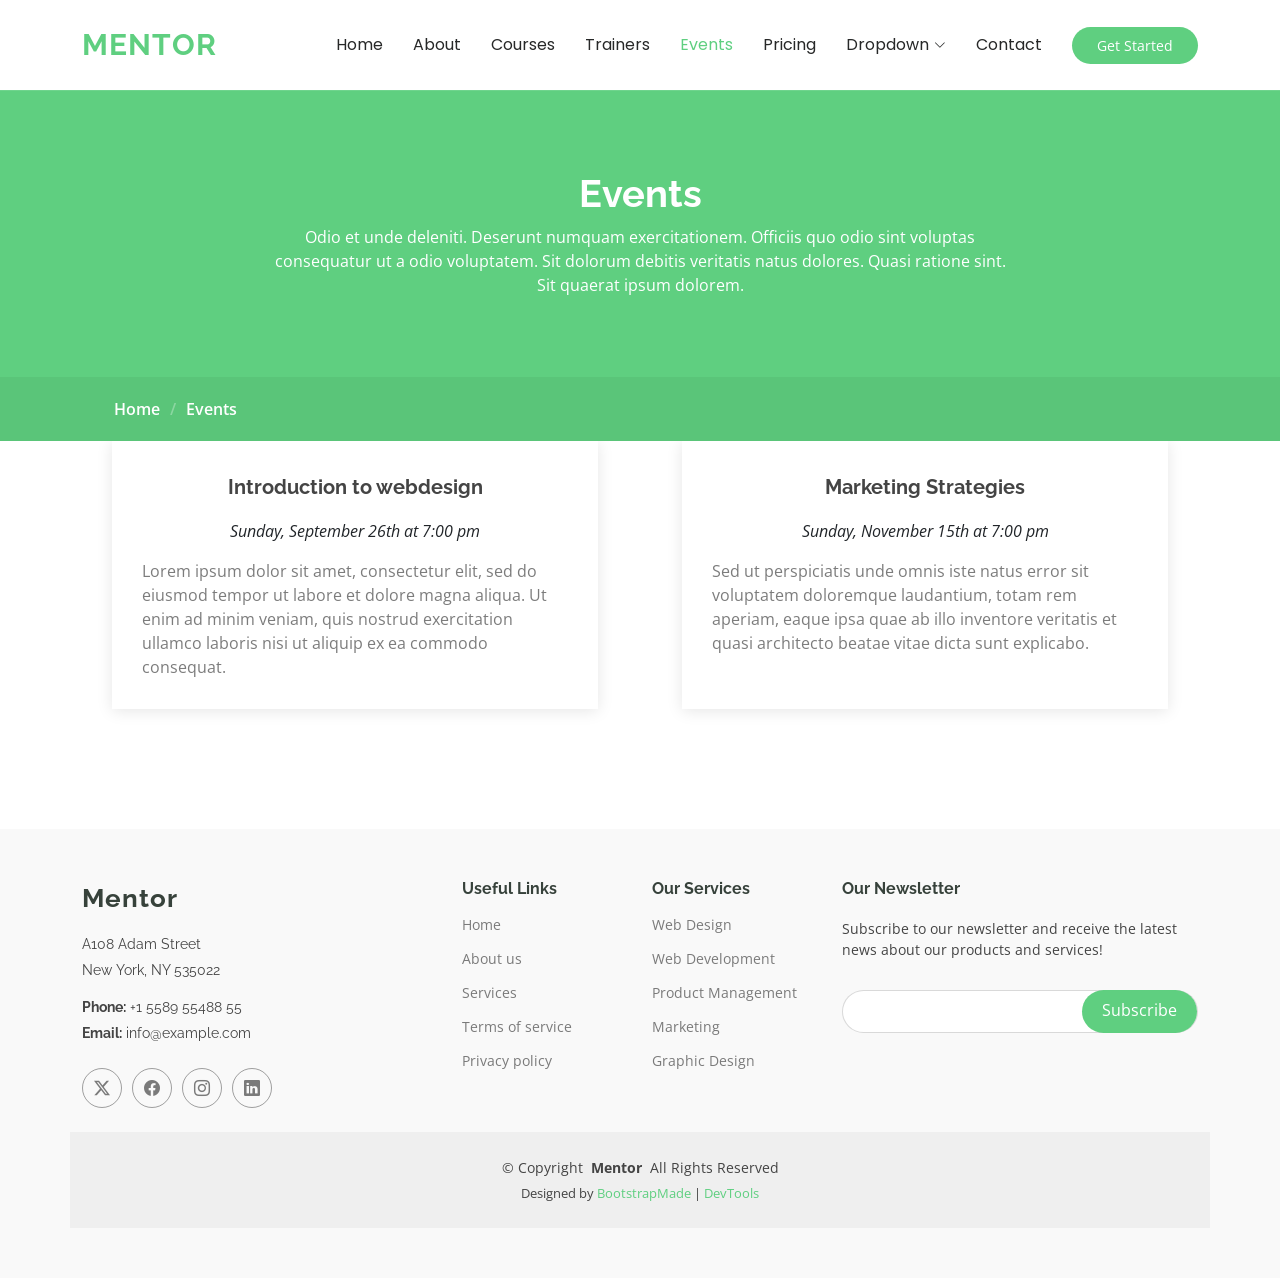
<file: events.html>
<!DOCTYPE html>
<html lang="en">

<head>
  <meta charset="utf-8">
  <meta content="width=device-width, initial-scale=1.0" name="viewport">
  <title>Events - Mentor Bootstrap Template</title>
  <meta name="description" content="">
  <meta name="keywords" content="">

  <!-- Favicons -->
  <link href="assets/img/favicon.png" rel="icon">
  <link href="assets/img/apple-touch-icon.png" rel="apple-touch-icon">

  <!-- Fonts -->
  <link href="https://fonts.googleapis.com" rel="preconnect">
  <link href="https://fonts.gstatic.com" rel="preconnect" crossorigin>
  <link href="https://fonts.googleapis.com/css2?family=Open+Sans:ital,wght@0,300;0,400;0,500;0,600;0,700;0,800;1,300;1,400;1,500;1,600;1,700;1,800&family=Poppins:ital,wght@0,100;0,200;0,300;0,400;0,500;0,600;0,700;0,800;0,900;1,100;1,200;1,300;1,400;1,500;1,600;1,700;1,800;1,900&family=Raleway:ital,wght@0,100;0,200;0,300;0,400;0,500;0,600;0,700;0,800;0,900;1,100;1,200;1,300;1,400;1,500;1,600;1,700;1,800;1,900&display=swap" rel="stylesheet">

  <!-- Vendor CSS Files -->
  <link href="assets/vendor/bootstrap/css/bootstrap.min.css" rel="stylesheet">
  <link href="assets/vendor/bootstrap-icons/bootstrap-icons.css" rel="stylesheet">
  <link href="assets/vendor/aos/aos.css" rel="stylesheet">
  <link href="assets/vendor/glightbox/css/glightbox.min.css" rel="stylesheet">
  <link href="assets/vendor/swiper/swiper-bundle.min.css" rel="stylesheet">

  <!-- Main CSS File -->
  <link href="assets/css/main.css" rel="stylesheet">

  <!-- =======================================================
  * Template Name: Mentor
  * Template URL: https://bootstrapmade.com/mentor-free-education-bootstrap-theme/
  * Updated: Jul 07 2025 with Bootstrap v5.3.7
  * Author: BootstrapMade.com
  * License: https://bootstrapmade.com/license/
  ======================================================== -->
</head>

<body class="events-page">

  <header id="header" class="header d-flex align-items-center sticky-top">
    <div class="container-fluid container-xl position-relative d-flex align-items-center">

      <a href="index.html" class="logo d-flex align-items-center me-auto">
        <!-- Uncomment the line below if you also wish to use an image logo -->
        <!-- <img src="assets/img/logo.webp" alt=""> -->
        <h1 class="sitename">Mentor</h1>
      </a>

      <nav id="navmenu" class="navmenu">
        <ul>
          <li><a href="index.html">Home<br></a></li>
          <li><a href="about.html">About</a></li>
          <li><a href="courses.html">Courses</a></li>
          <li><a href="trainers.html">Trainers</a></li>
          <li><a href="events.html" class="active">Events</a></li>
          <li><a href="pricing.html">Pricing</a></li>
          <li class="dropdown"><a href="#"><span>Dropdown</span> <i class="bi bi-chevron-down toggle-dropdown"></i></a>
            <ul>
              <li><a href="#">Dropdown 1</a></li>
              <li class="dropdown"><a href="#"><span>Deep Dropdown</span> <i class="bi bi-chevron-down toggle-dropdown"></i></a>
                <ul>
                  <li><a href="#">Deep Dropdown 1</a></li>
                  <li><a href="#">Deep Dropdown 2</a></li>
                  <li><a href="#">Deep Dropdown 3</a></li>
                  <li><a href="#">Deep Dropdown 4</a></li>
                  <li><a href="#">Deep Dropdown 5</a></li>
                </ul>
              </li>
              <li><a href="#">Dropdown 2</a></li>
              <li><a href="#">Dropdown 3</a></li>
              <li><a href="#">Dropdown 4</a></li>
            </ul>
          </li>
          <li><a href="contact.html">Contact</a></li>
        </ul>
        <i class="mobile-nav-toggle d-xl-none bi bi-list"></i>
      </nav>

      <a class="btn-getstarted" href="courses.html">Get Started</a>

    </div>
  </header>

  <main class="main">

    <!-- Page Title -->
    <div class="page-title" data-aos="fade">
      <div class="heading">
        <div class="container">
          <div class="row d-flex justify-content-center text-center">
            <div class="col-lg-8">
              <h1>Events</h1>
              <p class="mb-0">Odio et unde deleniti. Deserunt numquam exercitationem. Officiis quo odio sint voluptas consequatur ut a odio voluptatem. Sit dolorum debitis veritatis natus dolores. Quasi ratione sint. Sit quaerat ipsum dolorem.</p>
            </div>
          </div>
        </div>
      </div>
      <nav class="breadcrumbs">
        <div class="container">
          <ol>
            <li><a href="index.html">Home</a></li>
            <li class="current">Events</li>
          </ol>
        </div>
      </nav>
    </div><!-- End Page Title -->

  
<!-- Events Section -->
<section id="events" class="events section">

  <div class="container" data-aos="fade-up">

    <div class="row">

      <div class="col-md-6 d-flex align-items-stretch">
        <div class="card">
          <div class="card-body">
            <h5 class="card-title">
              <a href="">Introduction to webdesign</a>
            </h5>
            <p class="fst-italic text-center">
              Sunday, September 26th at 7:00 pm
            </p>
            <p class="card-text">
              Lorem ipsum dolor sit amet, consectetur elit, sed do eiusmod tempor ut labore et dolore magna aliqua.
              Ut enim ad minim veniam, quis nostrud exercitation ullamco laboris nisi ut aliquip ex ea commodo consequat.
            </p>
          </div>
        </div>
      </div>

      <div class="col-md-6 d-flex align-items-stretch">
        <div class="card">
          <div class="card-body">
            <h5 class="card-title">
              <a href="">Marketing Strategies</a>
            </h5>
            <p class="fst-italic text-center">
              Sunday, November 15th at 7:00 pm
            </p>
            <p class="card-text">
              Sed ut perspiciatis unde omnis iste natus error sit voluptatem doloremque laudantium,
              totam rem aperiam, eaque ipsa quae ab illo inventore veritatis et quasi architecto beatae vitae dicta sunt explicabo.
            </p>
          </div>
        </div>
      </div>

    </div>

  </div>

</section>
<!-- /Events Section -->


  </main>

  <footer id="footer" class="footer position-relative light-background">

    <div class="container footer-top">
      <div class="row gy-4">
        <div class="col-lg-4 col-md-6 footer-about">
          <a href="index.html" class="logo d-flex align-items-center">
            <span class="sitename">Mentor</span>
          </a>
          <div class="footer-contact pt-3">
            <p>A108 Adam Street</p>
            <p>New York, NY 535022</p>
            <p class="mt-3"><strong>Phone:</strong> <span>+1 5589 55488 55</span></p>
            <p><strong>Email:</strong> <span>info@example.com</span></p>
          </div>
          <div class="social-links d-flex mt-4">
            <a href=""><i class="bi bi-twitter-x"></i></a>
            <a href=""><i class="bi bi-facebook"></i></a>
            <a href=""><i class="bi bi-instagram"></i></a>
            <a href=""><i class="bi bi-linkedin"></i></a>
          </div>
        </div>

        <div class="col-lg-2 col-md-3 footer-links">
          <h4>Useful Links</h4>
          <ul>
            <li><a href="#">Home</a></li>
            <li><a href="#">About us</a></li>
            <li><a href="#">Services</a></li>
            <li><a href="#">Terms of service</a></li>
            <li><a href="#">Privacy policy</a></li>
          </ul>
        </div>

        <div class="col-lg-2 col-md-3 footer-links">
          <h4>Our Services</h4>
          <ul>
            <li><a href="#">Web Design</a></li>
            <li><a href="#">Web Development</a></li>
            <li><a href="#">Product Management</a></li>
            <li><a href="#">Marketing</a></li>
            <li><a href="#">Graphic Design</a></li>
          </ul>
        </div>

        <div class="col-lg-4 col-md-12 footer-newsletter">
          <h4>Our Newsletter</h4>
          <p>Subscribe to our newsletter and receive the latest news about our products and services!</p>
          <form action="#" method="post" class="email-form">
            <div class="newsletter-form"><input type="email" name="email"><input type="submit" value="Subscribe"></div>
            <div class="loading">Loading</div>
            <div class="error-message"></div>
            <div class="sent-message">Your subscription request has been sent. Thank you!</div>
          </form>
        </div>

      </div>
    </div>

    <div class="container copyright text-center mt-4">
      <p>© <span>Copyright</span> <strong class="px-1 sitename">Mentor</strong> <span>All Rights Reserved</span></p>
      <div class="credits">
        <!-- All the links in the footer should remain intact. -->
        <!-- You can delete the links only if you've purchased the pro version. -->
        <!-- Licensing information: https://bootstrapmade.com/license/ -->
        Designed by <a href="https://bootstrapmade.com/">BootstrapMade</a> | <a href="https://bootstrapmade.com/tools/">DevTools</a>
      </div>
    </div>

  </footer>

  <!-- Scroll Top -->
  <a href="#" id="scroll-top" class="scroll-top d-flex align-items-center justify-content-center"><i class="bi bi-arrow-up-short"></i></a>

  <!-- Preloader -->
  <div id="preloader"></div>

  <!-- Vendor JS Files -->
  <script src="assets/vendor/bootstrap/js/bootstrap.bundle.min.js"></script>
  <script src="assets/vendor/aos/aos.js"></script>
  <script src="assets/vendor/glightbox/js/glightbox.min.js"></script>
  <script src="assets/vendor/purecounter/purecounter_vanilla.js"></script>
  <script src="assets/vendor/swiper/swiper-bundle.min.js"></script>

  <!-- Main JS File -->
  <script src="assets/js/main.js"></script>

</body>

</html>
</file>
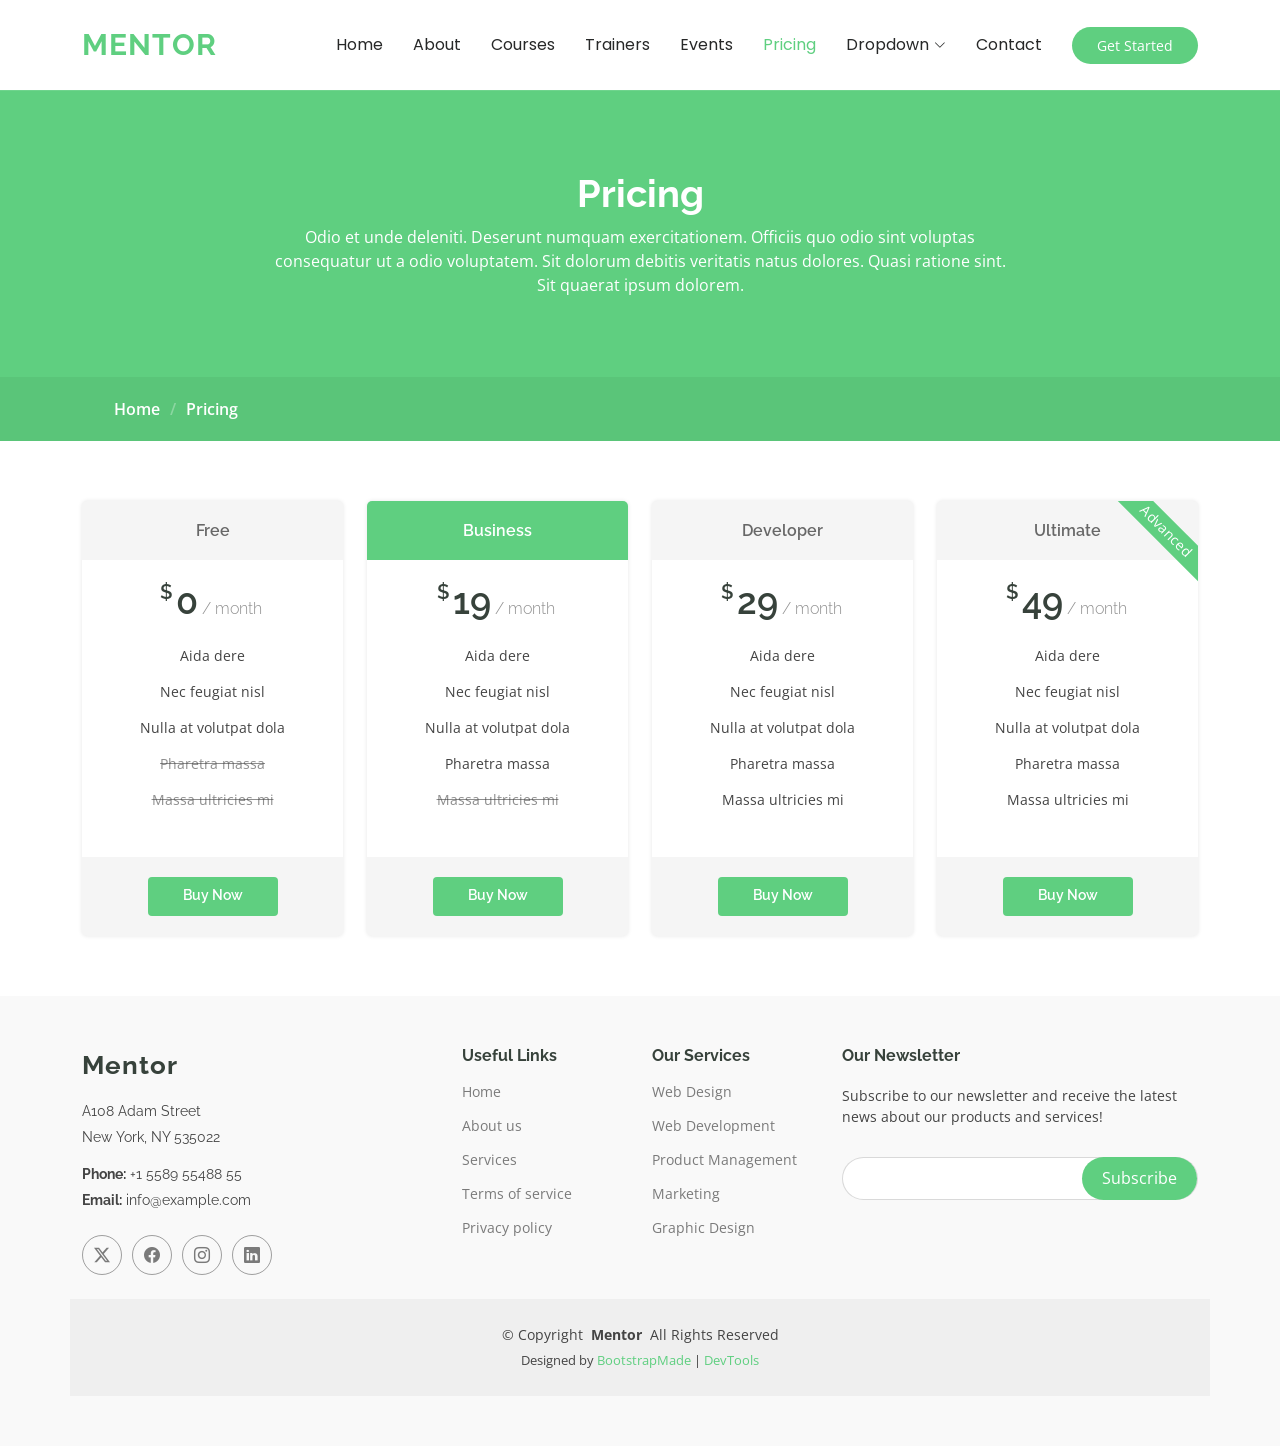
<file: pricing.html>
<!DOCTYPE html>
<html lang="en">

<head>
  <meta charset="utf-8">
  <meta content="width=device-width, initial-scale=1.0" name="viewport">
  <title>Pricing - Mentor Bootstrap Template</title>
  <meta name="description" content="">
  <meta name="keywords" content="">

  <!-- Favicons -->
  <link href="assets/img/favicon.png" rel="icon">
  <link href="assets/img/apple-touch-icon.png" rel="apple-touch-icon">

  <!-- Fonts -->
  <link href="https://fonts.googleapis.com" rel="preconnect">
  <link href="https://fonts.gstatic.com" rel="preconnect" crossorigin>
  <link href="https://fonts.googleapis.com/css2?family=Open+Sans:ital,wght@0,300;0,400;0,500;0,600;0,700;0,800;1,300;1,400;1,500;1,600;1,700;1,800&family=Poppins:ital,wght@0,100;0,200;0,300;0,400;0,500;0,600;0,700;0,800;0,900;1,100;1,200;1,300;1,400;1,500;1,600;1,700;1,800;1,900&family=Raleway:ital,wght@0,100;0,200;0,300;0,400;0,500;0,600;0,700;0,800;0,900;1,100;1,200;1,300;1,400;1,500;1,600;1,700;1,800;1,900&display=swap" rel="stylesheet">

  <!-- Vendor CSS Files -->
  <link href="assets/vendor/bootstrap/css/bootstrap.min.css" rel="stylesheet">
  <link href="assets/vendor/bootstrap-icons/bootstrap-icons.css" rel="stylesheet">
  <link href="assets/vendor/aos/aos.css" rel="stylesheet">
  <link href="assets/vendor/glightbox/css/glightbox.min.css" rel="stylesheet">
  <link href="assets/vendor/swiper/swiper-bundle.min.css" rel="stylesheet">

  <!-- Main CSS File -->
  <link href="assets/css/main.css" rel="stylesheet">

  <!-- =======================================================
  * Template Name: Mentor
  * Template URL: https://bootstrapmade.com/mentor-free-education-bootstrap-theme/
  * Updated: Jul 07 2025 with Bootstrap v5.3.7
  * Author: BootstrapMade.com
  * License: https://bootstrapmade.com/license/
  ======================================================== -->
</head>

<body class="pricing-page">

  <header id="header" class="header d-flex align-items-center sticky-top">
    <div class="container-fluid container-xl position-relative d-flex align-items-center">

      <a href="index.html" class="logo d-flex align-items-center me-auto">
        <!-- Uncomment the line below if you also wish to use an image logo -->
        <!-- <img src="assets/img/logo.webp" alt=""> -->
        <h1 class="sitename">Mentor</h1>
      </a>

      <nav id="navmenu" class="navmenu">
        <ul>
          <li><a href="index.html">Home<br></a></li>
          <li><a href="about.html">About</a></li>
          <li><a href="courses.html">Courses</a></li>
          <li><a href="trainers.html">Trainers</a></li>
          <li><a href="events.html">Events</a></li>
          <li><a href="pricing.html" class="active">Pricing</a></li>
          <li class="dropdown"><a href="#"><span>Dropdown</span> <i class="bi bi-chevron-down toggle-dropdown"></i></a>
            <ul>
              <li><a href="#">Dropdown 1</a></li>
              <li class="dropdown"><a href="#"><span>Deep Dropdown</span> <i class="bi bi-chevron-down toggle-dropdown"></i></a>
                <ul>
                  <li><a href="#">Deep Dropdown 1</a></li>
                  <li><a href="#">Deep Dropdown 2</a></li>
                  <li><a href="#">Deep Dropdown 3</a></li>
                  <li><a href="#">Deep Dropdown 4</a></li>
                  <li><a href="#">Deep Dropdown 5</a></li>
                </ul>
              </li>
              <li><a href="#">Dropdown 2</a></li>
              <li><a href="#">Dropdown 3</a></li>
              <li><a href="#">Dropdown 4</a></li>
            </ul>
          </li>
          <li><a href="contact.html">Contact</a></li>
        </ul>
        <i class="mobile-nav-toggle d-xl-none bi bi-list"></i>
      </nav>

      <a class="btn-getstarted" href="courses.html">Get Started</a>

    </div>
  </header>

  <main class="main">

    <!-- Page Title -->
    <div class="page-title" data-aos="fade">
      <div class="heading">
        <div class="container">
          <div class="row d-flex justify-content-center text-center">
            <div class="col-lg-8">
              <h1>Pricing</h1>
              <p class="mb-0">Odio et unde deleniti. Deserunt numquam exercitationem. Officiis quo odio sint voluptas consequatur ut a odio voluptatem. Sit dolorum debitis veritatis natus dolores. Quasi ratione sint. Sit quaerat ipsum dolorem.</p>
            </div>
          </div>
        </div>
      </div>
      <nav class="breadcrumbs">
        <div class="container">
          <ol>
            <li><a href="index.html">Home</a></li>
            <li class="current">Pricing</li>
          </ol>
        </div>
      </nav>
    </div><!-- End Page Title -->

    <!-- Pricing Section -->
    <section id="pricing" class="pricing section">

      <div class="container">

        <div class="row gy-3">

          <div class="col-xl-3 col-lg-6" data-aos="fade-up" data-aos-delay="100">
            <div class="pricing-item">
              <h3>Free</h3>
              <h4><sup>$</sup>0<span> / month</span></h4>
              <ul>
                <li>Aida dere</li>
                <li>Nec feugiat nisl</li>
                <li>Nulla at volutpat dola</li>
                <li class="na">Pharetra massa</li>
                <li class="na">Massa ultricies mi</li>
              </ul>
              <div class="btn-wrap">
                <a href="#" class="btn-buy">Buy Now</a>
              </div>
            </div>
          </div><!-- End Pricing Item -->

          <div class="col-xl-3 col-lg-6" data-aos="fade-up" data-aos-delay="200">
            <div class="pricing-item featured">
              <h3>Business</h3>
              <h4><sup>$</sup>19<span> / month</span></h4>
              <ul>
                <li>Aida dere</li>
                <li>Nec feugiat nisl</li>
                <li>Nulla at volutpat dola</li>
                <li>Pharetra massa</li>
                <li class="na">Massa ultricies mi</li>
              </ul>
              <div class="btn-wrap">
                <a href="#" class="btn-buy">Buy Now</a>
              </div>
            </div>
          </div><!-- End Pricing Item -->

          <div class="col-xl-3 col-lg-6" data-aos="fade-up" data-aos-delay="400">
            <div class="pricing-item">
              <h3>Developer</h3>
              <h4><sup>$</sup>29<span> / month</span></h4>
              <ul>
                <li>Aida dere</li>
                <li>Nec feugiat nisl</li>
                <li>Nulla at volutpat dola</li>
                <li>Pharetra massa</li>
                <li>Massa ultricies mi</li>
              </ul>
              <div class="btn-wrap">
                <a href="#" class="btn-buy">Buy Now</a>
              </div>
            </div>
          </div><!-- End Pricing Item -->

          <div class="col-xl-3 col-lg-6" data-aos="fade-up" data-aos-delay="400">
            <div class="pricing-item">
              <span class="advanced">Advanced</span>
              <h3>Ultimate</h3>
              <h4><sup>$</sup>49<span> / month</span></h4>
              <ul>
                <li>Aida dere</li>
                <li>Nec feugiat nisl</li>
                <li>Nulla at volutpat dola</li>
                <li>Pharetra massa</li>
                <li>Massa ultricies mi</li>
              </ul>
              <div class="btn-wrap">
                <a href="#" class="btn-buy">Buy Now</a>
              </div>
            </div>
          </div><!-- End Pricing Item -->

        </div>

      </div>

    </section><!-- /Pricing Section -->

  </main>

  <footer id="footer" class="footer position-relative light-background">

    <div class="container footer-top">
      <div class="row gy-4">
        <div class="col-lg-4 col-md-6 footer-about">
          <a href="index.html" class="logo d-flex align-items-center">
            <span class="sitename">Mentor</span>
          </a>
          <div class="footer-contact pt-3">
            <p>A108 Adam Street</p>
            <p>New York, NY 535022</p>
            <p class="mt-3"><strong>Phone:</strong> <span>+1 5589 55488 55</span></p>
            <p><strong>Email:</strong> <span>info@example.com</span></p>
          </div>
          <div class="social-links d-flex mt-4">
            <a href=""><i class="bi bi-twitter-x"></i></a>
            <a href=""><i class="bi bi-facebook"></i></a>
            <a href=""><i class="bi bi-instagram"></i></a>
            <a href=""><i class="bi bi-linkedin"></i></a>
          </div>
        </div>

        <div class="col-lg-2 col-md-3 footer-links">
          <h4>Useful Links</h4>
          <ul>
            <li><a href="#">Home</a></li>
            <li><a href="#">About us</a></li>
            <li><a href="#">Services</a></li>
            <li><a href="#">Terms of service</a></li>
            <li><a href="#">Privacy policy</a></li>
          </ul>
        </div>

        <div class="col-lg-2 col-md-3 footer-links">
          <h4>Our Services</h4>
          <ul>
            <li><a href="#">Web Design</a></li>
            <li><a href="#">Web Development</a></li>
            <li><a href="#">Product Management</a></li>
            <li><a href="#">Marketing</a></li>
            <li><a href="#">Graphic Design</a></li>
          </ul>
        </div>

        <div class="col-lg-4 col-md-12 footer-newsletter">
          <h4>Our Newsletter</h4>
          <p>Subscribe to our newsletter and receive the latest news about our products and services!</p>
          <form action="#" method="post" class="email-form">
            <div class="newsletter-form"><input type="email" name="email"><input type="submit" value="Subscribe"></div>
            <div class="loading">Loading</div>
            <div class="error-message"></div>
            <div class="sent-message">Your subscription request has been sent. Thank you!</div>
          </form>
        </div>

      </div>
    </div>

    <div class="container copyright text-center mt-4">
      <p>© <span>Copyright</span> <strong class="px-1 sitename">Mentor</strong> <span>All Rights Reserved</span></p>
      <div class="credits">
        <!-- All the links in the footer should remain intact. -->
        <!-- You can delete the links only if you've purchased the pro version. -->
        <!-- Licensing information: https://bootstrapmade.com/license/ -->
        Designed by <a href="https://bootstrapmade.com/">BootstrapMade</a> | <a href="https://bootstrapmade.com/tools/">DevTools</a>
      </div>
    </div>

  </footer>

  <!-- Scroll Top -->
  <a href="#" id="scroll-top" class="scroll-top d-flex align-items-center justify-content-center"><i class="bi bi-arrow-up-short"></i></a>

  <!-- Preloader -->
  <div id="preloader"></div>

  <!-- Vendor JS Files -->
  <script src="assets/vendor/bootstrap/js/bootstrap.bundle.min.js"></script>
  <script src="assets/vendor/aos/aos.js"></script>
  <script src="assets/vendor/glightbox/js/glightbox.min.js"></script>
  <script src="assets/vendor/purecounter/purecounter_vanilla.js"></script>
  <script src="assets/vendor/swiper/swiper-bundle.min.js"></script>

  <!-- Main JS File -->
  <script src="assets/js/main.js"></script>

</body>

</html>
</file>
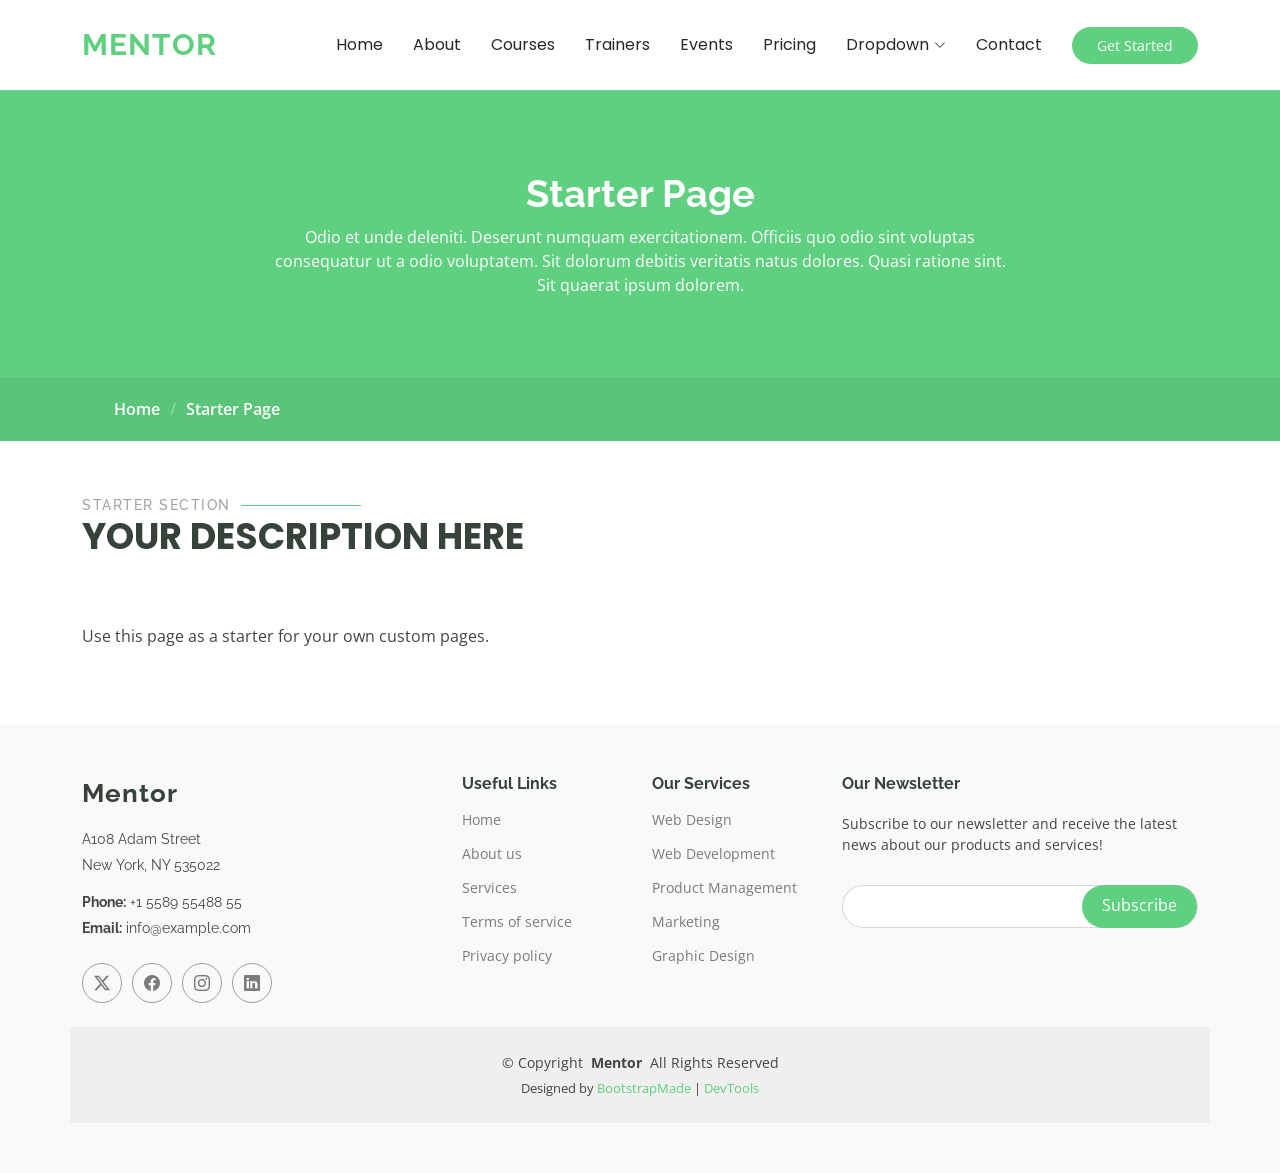
<file: starter-page.html>
<!DOCTYPE html>
<html lang="en">

<head>
  <meta charset="utf-8">
  <meta content="width=device-width, initial-scale=1.0" name="viewport">
  <title>Starter Page - Mentor Bootstrap Template</title>
  <meta name="description" content="">
  <meta name="keywords" content="">

  <!-- Favicons -->
  <link href="assets/img/favicon.png" rel="icon">
  <link href="assets/img/apple-touch-icon.png" rel="apple-touch-icon">

  <!-- Fonts -->
  <link href="https://fonts.googleapis.com" rel="preconnect">
  <link href="https://fonts.gstatic.com" rel="preconnect" crossorigin>
  <link href="https://fonts.googleapis.com/css2?family=Open+Sans:ital,wght@0,300;0,400;0,500;0,600;0,700;0,800;1,300;1,400;1,500;1,600;1,700;1,800&family=Poppins:ital,wght@0,100;0,200;0,300;0,400;0,500;0,600;0,700;0,800;0,900;1,100;1,200;1,300;1,400;1,500;1,600;1,700;1,800;1,900&family=Raleway:ital,wght@0,100;0,200;0,300;0,400;0,500;0,600;0,700;0,800;0,900;1,100;1,200;1,300;1,400;1,500;1,600;1,700;1,800;1,900&display=swap" rel="stylesheet">

  <!-- Vendor CSS Files -->
  <link href="assets/vendor/bootstrap/css/bootstrap.min.css" rel="stylesheet">
  <link href="assets/vendor/bootstrap-icons/bootstrap-icons.css" rel="stylesheet">
  <link href="assets/vendor/aos/aos.css" rel="stylesheet">
  <link href="assets/vendor/glightbox/css/glightbox.min.css" rel="stylesheet">
  <link href="assets/vendor/swiper/swiper-bundle.min.css" rel="stylesheet">

  <!-- Main CSS File -->
  <link href="assets/css/main.css" rel="stylesheet">

  <!-- =======================================================
  * Template Name: Mentor
  * Template URL: https://bootstrapmade.com/mentor-free-education-bootstrap-theme/
  * Updated: Jul 07 2025 with Bootstrap v5.3.7
  * Author: BootstrapMade.com
  * License: https://bootstrapmade.com/license/
  ======================================================== -->
</head>

<body class="starter-page-page">

  <header id="header" class="header d-flex align-items-center sticky-top">
    <div class="container-fluid container-xl position-relative d-flex align-items-center">

      <a href="index.html" class="logo d-flex align-items-center me-auto">
        <!-- Uncomment the line below if you also wish to use an image logo -->
        <!-- <img src="assets/img/logo.webp" alt=""> -->
        <h1 class="sitename">Mentor</h1>
      </a>

      <nav id="navmenu" class="navmenu">
        <ul>
          <li><a href="index.html">Home<br></a></li>
          <li><a href="about.html">About</a></li>
          <li><a href="courses.html">Courses</a></li>
          <li><a href="trainers.html">Trainers</a></li>
          <li><a href="events.html">Events</a></li>
          <li><a href="pricing.html">Pricing</a></li>
          <li class="dropdown"><a href="#"><span>Dropdown</span> <i class="bi bi-chevron-down toggle-dropdown"></i></a>
            <ul>
              <li><a href="#">Dropdown 1</a></li>
              <li class="dropdown"><a href="#"><span>Deep Dropdown</span> <i class="bi bi-chevron-down toggle-dropdown"></i></a>
                <ul>
                  <li><a href="#">Deep Dropdown 1</a></li>
                  <li><a href="#">Deep Dropdown 2</a></li>
                  <li><a href="#">Deep Dropdown 3</a></li>
                  <li><a href="#">Deep Dropdown 4</a></li>
                  <li><a href="#">Deep Dropdown 5</a></li>
                </ul>
              </li>
              <li><a href="#">Dropdown 2</a></li>
              <li><a href="#">Dropdown 3</a></li>
              <li><a href="#">Dropdown 4</a></li>
            </ul>
          </li>
          <li><a href="contact.html">Contact</a></li>
        </ul>
        <i class="mobile-nav-toggle d-xl-none bi bi-list"></i>
      </nav>

      <a class="btn-getstarted" href="courses.html">Get Started</a>

    </div>
  </header>

  <main class="main">

    <!-- Page Title -->
    <div class="page-title" data-aos="fade">
      <div class="heading">
        <div class="container">
          <div class="row d-flex justify-content-center text-center">
            <div class="col-lg-8">
              <h1>Starter Page</h1>
              <p class="mb-0">Odio et unde deleniti. Deserunt numquam exercitationem. Officiis quo odio sint voluptas consequatur ut a odio voluptatem. Sit dolorum debitis veritatis natus dolores. Quasi ratione sint. Sit quaerat ipsum dolorem.</p>
            </div>
          </div>
        </div>
      </div>
      <nav class="breadcrumbs">
        <div class="container">
          <ol>
            <li><a href="index.html">Home</a></li>
            <li class="current">Starter Page</li>
          </ol>
        </div>
      </nav>
    </div><!-- End Page Title -->

    <!-- Starter Section Section -->
    <section id="starter-section" class="starter-section section">

      <!-- Section Title -->
      <div class="container section-title" data-aos="fade-up">
        <h2>Starter Section</h2>
        <p>Your Description Here<br></p>
      </div><!-- End Section Title -->

      <div class="container" data-aos="fade-up">
        <p>Use this page as a starter for your own custom pages.</p>
      </div>

    </section><!-- /Starter Section Section -->

  </main>

  <footer id="footer" class="footer position-relative light-background">

    <div class="container footer-top">
      <div class="row gy-4">
        <div class="col-lg-4 col-md-6 footer-about">
          <a href="index.html" class="logo d-flex align-items-center">
            <span class="sitename">Mentor</span>
          </a>
          <div class="footer-contact pt-3">
            <p>A108 Adam Street</p>
            <p>New York, NY 535022</p>
            <p class="mt-3"><strong>Phone:</strong> <span>+1 5589 55488 55</span></p>
            <p><strong>Email:</strong> <span>info@example.com</span></p>
          </div>
          <div class="social-links d-flex mt-4">
            <a href=""><i class="bi bi-twitter-x"></i></a>
            <a href=""><i class="bi bi-facebook"></i></a>
            <a href=""><i class="bi bi-instagram"></i></a>
            <a href=""><i class="bi bi-linkedin"></i></a>
          </div>
        </div>

        <div class="col-lg-2 col-md-3 footer-links">
          <h4>Useful Links</h4>
          <ul>
            <li><a href="#">Home</a></li>
            <li><a href="#">About us</a></li>
            <li><a href="#">Services</a></li>
            <li><a href="#">Terms of service</a></li>
            <li><a href="#">Privacy policy</a></li>
          </ul>
        </div>

        <div class="col-lg-2 col-md-3 footer-links">
          <h4>Our Services</h4>
          <ul>
            <li><a href="#">Web Design</a></li>
            <li><a href="#">Web Development</a></li>
            <li><a href="#">Product Management</a></li>
            <li><a href="#">Marketing</a></li>
            <li><a href="#">Graphic Design</a></li>
          </ul>
        </div>

        <div class="col-lg-4 col-md-12 footer-newsletter">
          <h4>Our Newsletter</h4>
          <p>Subscribe to our newsletter and receive the latest news about our products and services!</p>
          <form action="#" method="post" class="email-form">
            <div class="newsletter-form"><input type="email" name="email"><input type="submit" value="Subscribe"></div>
            <div class="loading">Loading</div>
            <div class="error-message"></div>
            <div class="sent-message">Your subscription request has been sent. Thank you!</div>
          </form>
        </div>

      </div>
    </div>

    <div class="container copyright text-center mt-4">
      <p>© <span>Copyright</span> <strong class="px-1 sitename">Mentor</strong> <span>All Rights Reserved</span></p>
      <div class="credits">
        <!-- All the links in the footer should remain intact. -->
        <!-- You can delete the links only if you've purchased the pro version. -->
        <!-- Licensing information: https://bootstrapmade.com/license/ -->
        Designed by <a href="https://bootstrapmade.com/">BootstrapMade</a> | <a href="https://bootstrapmade.com/tools/">DevTools</a>
      </div>
    </div>

  </footer>

  <!-- Scroll Top -->
  <a href="#" id="scroll-top" class="scroll-top d-flex align-items-center justify-content-center"><i class="bi bi-arrow-up-short"></i></a>

  <!-- Preloader -->
  <div id="preloader"></div>

  <!-- Vendor JS Files -->
  <script src="assets/vendor/bootstrap/js/bootstrap.bundle.min.js"></script>
  <script src="assets/vendor/aos/aos.js"></script>
  <script src="assets/vendor/glightbox/js/glightbox.min.js"></script>
  <script src="assets/vendor/purecounter/purecounter_vanilla.js"></script>
  <script src="assets/vendor/swiper/swiper-bundle.min.js"></script>

  <!-- Main JS File -->
  <script src="assets/js/main.js"></script>

</body>

</html>
</file>
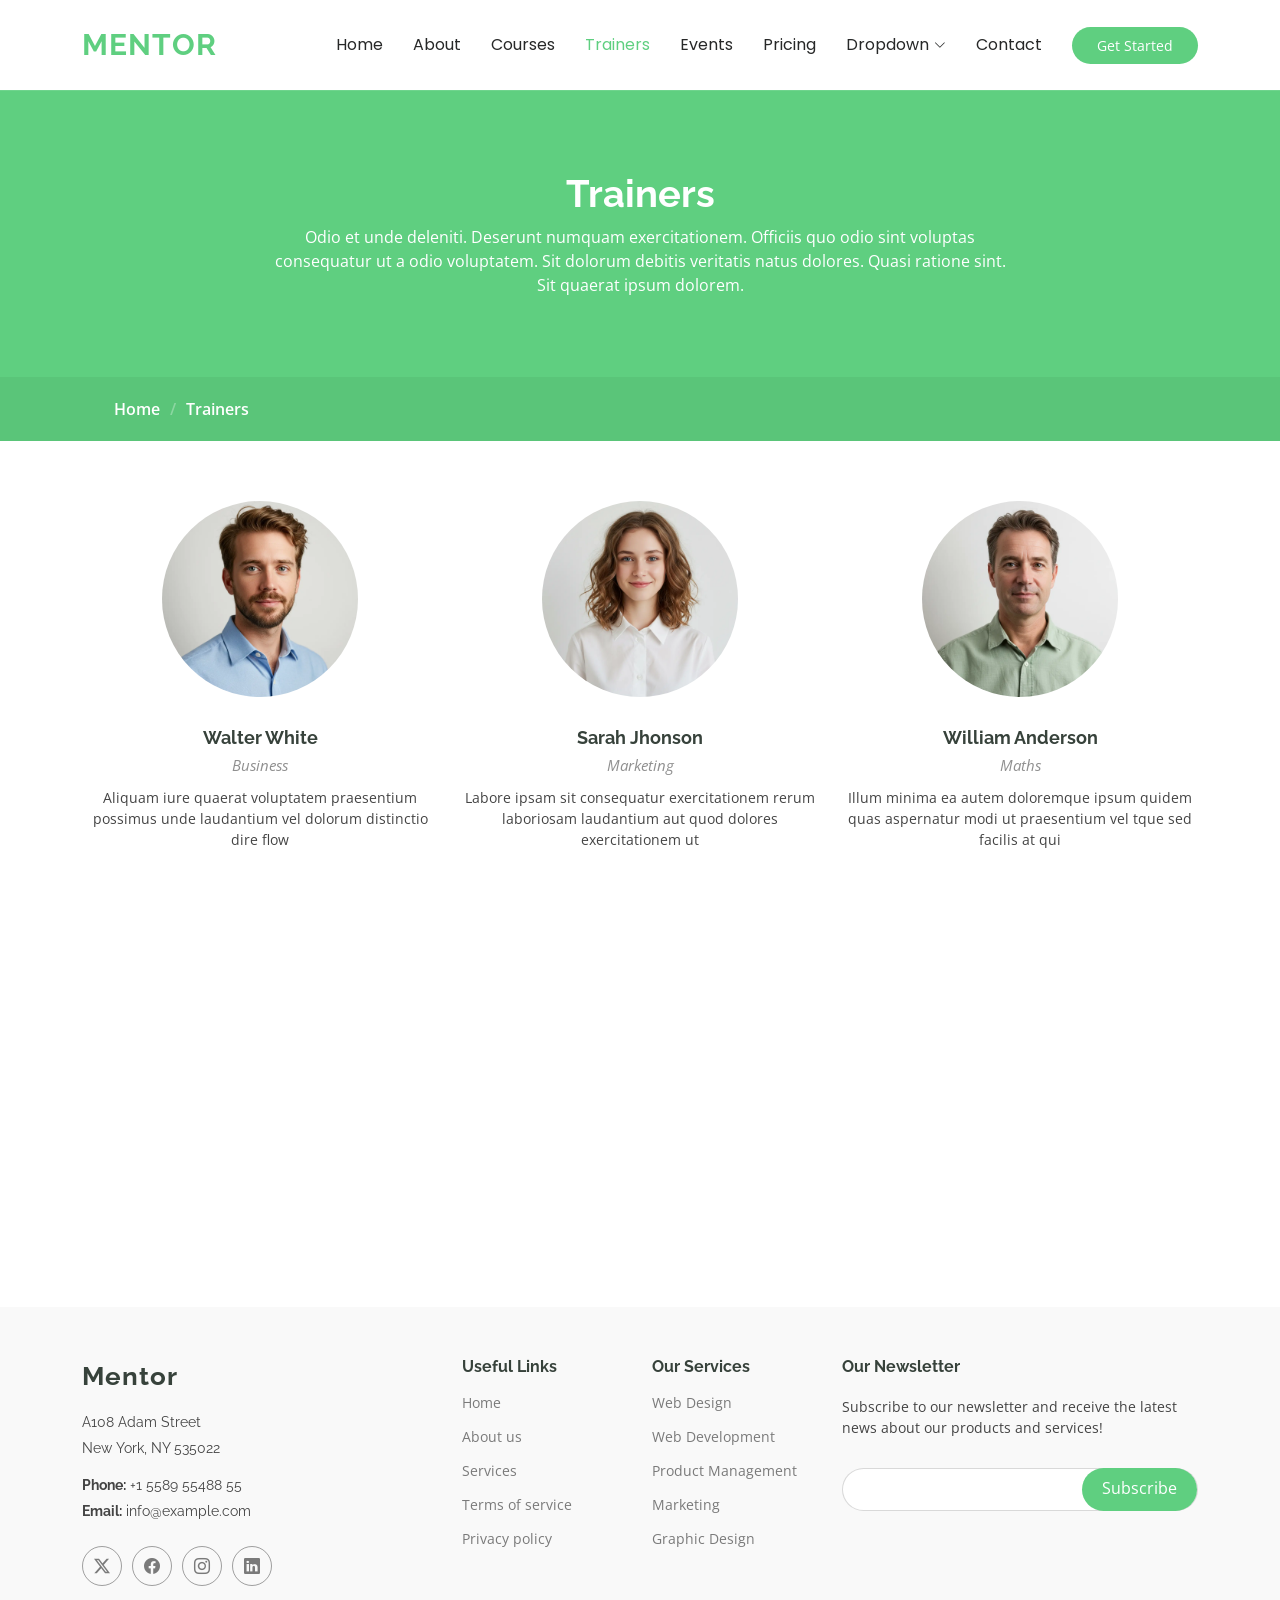
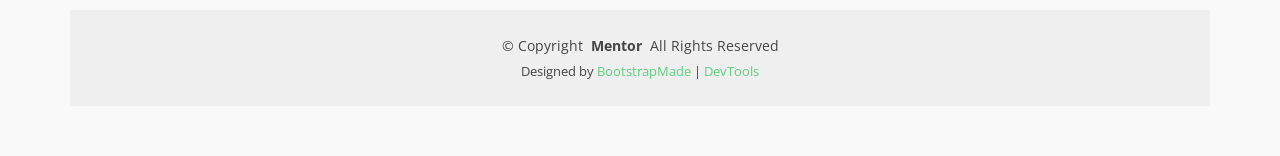
<file: trainers.html>
<!DOCTYPE html>
<html lang="en">

<head>
  <meta charset="utf-8">
  <meta content="width=device-width, initial-scale=1.0" name="viewport">
  <title>Trainers - Mentor Bootstrap Template</title>
  <meta name="description" content="">
  <meta name="keywords" content="">

  <!-- Favicons -->
  <link href="assets/img/favicon.png" rel="icon">
  <link href="assets/img/apple-touch-icon.png" rel="apple-touch-icon">

  <!-- Fonts -->
  <link href="https://fonts.googleapis.com" rel="preconnect">
  <link href="https://fonts.gstatic.com" rel="preconnect" crossorigin>
  <link href="https://fonts.googleapis.com/css2?family=Open+Sans:ital,wght@0,300;0,400;0,500;0,600;0,700;0,800;1,300;1,400;1,500;1,600;1,700;1,800&family=Poppins:ital,wght@0,100;0,200;0,300;0,400;0,500;0,600;0,700;0,800;0,900;1,100;1,200;1,300;1,400;1,500;1,600;1,700;1,800;1,900&family=Raleway:ital,wght@0,100;0,200;0,300;0,400;0,500;0,600;0,700;0,800;0,900;1,100;1,200;1,300;1,400;1,500;1,600;1,700;1,800;1,900&display=swap" rel="stylesheet">

  <!-- Vendor CSS Files -->
  <link href="assets/vendor/bootstrap/css/bootstrap.min.css" rel="stylesheet">
  <link href="assets/vendor/bootstrap-icons/bootstrap-icons.css" rel="stylesheet">
  <link href="assets/vendor/aos/aos.css" rel="stylesheet">
  <link href="assets/vendor/glightbox/css/glightbox.min.css" rel="stylesheet">
  <link href="assets/vendor/swiper/swiper-bundle.min.css" rel="stylesheet">

  <!-- Main CSS File -->
  <link href="assets/css/main.css" rel="stylesheet">

  <!-- =======================================================
  * Template Name: Mentor
  * Template URL: https://bootstrapmade.com/mentor-free-education-bootstrap-theme/
  * Updated: Jul 07 2025 with Bootstrap v5.3.7
  * Author: BootstrapMade.com
  * License: https://bootstrapmade.com/license/
  ======================================================== -->
</head>

<body class="trainers-page">

  <header id="header" class="header d-flex align-items-center sticky-top">
    <div class="container-fluid container-xl position-relative d-flex align-items-center">

      <a href="index.html" class="logo d-flex align-items-center me-auto">
        <!-- Uncomment the line below if you also wish to use an image logo -->
        <!-- <img src="assets/img/logo.webp" alt=""> -->
        <h1 class="sitename">Mentor</h1>
      </a>

      <nav id="navmenu" class="navmenu">
        <ul>
          <li><a href="index.html">Home<br></a></li>
          <li><a href="about.html">About</a></li>
          <li><a href="courses.html">Courses</a></li>
          <li><a href="trainers.html" class="active">Trainers</a></li>
          <li><a href="events.html">Events</a></li>
          <li><a href="pricing.html">Pricing</a></li>
          <li class="dropdown"><a href="#"><span>Dropdown</span> <i class="bi bi-chevron-down toggle-dropdown"></i></a>
            <ul>
              <li><a href="#">Dropdown 1</a></li>
              <li class="dropdown"><a href="#"><span>Deep Dropdown</span> <i class="bi bi-chevron-down toggle-dropdown"></i></a>
                <ul>
                  <li><a href="#">Deep Dropdown 1</a></li>
                  <li><a href="#">Deep Dropdown 2</a></li>
                  <li><a href="#">Deep Dropdown 3</a></li>
                  <li><a href="#">Deep Dropdown 4</a></li>
                  <li><a href="#">Deep Dropdown 5</a></li>
                </ul>
              </li>
              <li><a href="#">Dropdown 2</a></li>
              <li><a href="#">Dropdown 3</a></li>
              <li><a href="#">Dropdown 4</a></li>
            </ul>
          </li>
          <li><a href="contact.html">Contact</a></li>
        </ul>
        <i class="mobile-nav-toggle d-xl-none bi bi-list"></i>
      </nav>

      <a class="btn-getstarted" href="courses.html">Get Started</a>

    </div>
  </header>

  <main class="main">

    <!-- Page Title -->
    <div class="page-title" data-aos="fade">
      <div class="heading">
        <div class="container">
          <div class="row d-flex justify-content-center text-center">
            <div class="col-lg-8">
              <h1>Trainers</h1>
              <p class="mb-0">Odio et unde deleniti. Deserunt numquam exercitationem. Officiis quo odio sint voluptas consequatur ut a odio voluptatem. Sit dolorum debitis veritatis natus dolores. Quasi ratione sint. Sit quaerat ipsum dolorem.</p>
            </div>
          </div>
        </div>
      </div>
      <nav class="breadcrumbs">
        <div class="container">
          <ol>
            <li><a href="index.html">Home</a></li>
            <li class="current">Trainers</li>
          </ol>
        </div>
      </nav>
    </div><!-- End Page Title -->

    <!-- Trainers Section -->
    <section id="trainers" class="section trainers">

      <div class="container">

        <div class="row gy-5">

          <div class="col-lg-4 col-md-6 member" data-aos="fade-up" data-aos-delay="100">
            <div class="member-img">
              <img src="assets/img/person/person-m-7.webp" class="img-fluid" alt="">
              <div class="social">
                <a href="#"><i class="bi bi-twitter-x"></i></a>
                <a href="#"><i class="bi bi-facebook"></i></a>
                <a href="#"><i class="bi bi-instagram"></i></a>
                <a href="#"><i class="bi bi-linkedin"></i></a>
              </div>
            </div>
            <div class="member-info text-center">
              <h4>Walter White</h4>
              <span>Business</span>
              <p>Aliquam iure quaerat voluptatem praesentium possimus unde laudantium vel dolorum distinctio dire flow</p>
            </div>
          </div><!-- End Team Member -->

          <div class="col-lg-4 col-md-6 member" data-aos="fade-up" data-aos-delay="200">
            <div class="member-img">
              <img src="assets/img/person/person-f-8.webp" class="img-fluid" alt="">
              <div class="social">
                <a href="#"><i class="bi bi-twitter-x"></i></a>
                <a href="#"><i class="bi bi-facebook"></i></a>
                <a href="#"><i class="bi bi-instagram"></i></a>
                <a href="#"><i class="bi bi-linkedin"></i></a>
              </div>
            </div>
            <div class="member-info text-center">
              <h4>Sarah Jhonson</h4>
              <span>Marketing</span>
              <p>Labore ipsam sit consequatur exercitationem rerum laboriosam laudantium aut quod dolores exercitationem ut</p>
            </div>
          </div><!-- End Team Member -->

          <div class="col-lg-4 col-md-6 member" data-aos="fade-up" data-aos-delay="300">
            <div class="member-img">
              <img src="assets/img/person/person-m-6.webp" class="img-fluid" alt="">
              <div class="social">
                <a href="#"><i class="bi bi-twitter-x"></i></a>
                <a href="#"><i class="bi bi-facebook"></i></a>
                <a href="#"><i class="bi bi-instagram"></i></a>
                <a href="#"><i class="bi bi-linkedin"></i></a>
              </div>
            </div>
            <div class="member-info text-center">
              <h4>William Anderson</h4>
              <span>Maths</span>
              <p>Illum minima ea autem doloremque ipsum quidem quas aspernatur modi ut praesentium vel tque sed facilis at qui</p>
            </div>
          </div><!-- End Team Member -->

          <div class="col-lg-4 col-md-6 member" data-aos="fade-up" data-aos-delay="400">
            <div class="member-img">
              <img src="assets/img/person/person-f-4.webp" class="img-fluid" alt="">
              <div class="social">
                <a href="#"><i class="bi bi-twitter-x"></i></a>
                <a href="#"><i class="bi bi-facebook"></i></a>
                <a href="#"><i class="bi bi-instagram"></i></a>
                <a href="#"><i class="bi bi-linkedin"></i></a>
              </div>
            </div>
            <div class="member-info text-center">
              <h4>Amanda Jepson</h4>
              <span>Foreign Languages</span>
              <p>Magni voluptatem accusamus assumenda cum nisi aut qui dolorem voluptate sed et veniam quasi quam consectetur</p>
            </div>
          </div><!-- End Team Member -->

          <div class="col-lg-4 col-md-6 member" data-aos="fade-up" data-aos-delay="500">
            <div class="member-img">
              <img src="assets/img/person/person-m-12.webp" class="img-fluid" alt="">
              <div class="social">
                <a href="#"><i class="bi bi-twitter-x"></i></a>
                <a href="#"><i class="bi bi-facebook"></i></a>
                <a href="#"><i class="bi bi-instagram"></i></a>
                <a href="#"><i class="bi bi-linkedin"></i></a>
              </div>
            </div>
            <div class="member-info text-center">
              <h4>Brian Doe</h4>
              <span>Web Development<br></span>
              <p>Qui consequuntur quos accusamus magnam quo est molestiae eius laboriosam sunt doloribus quia impedit laborum velit</p>
            </div>
          </div><!-- End Team Member -->

          <div class="col-lg-4 col-md-6 member" data-aos="fade-up" data-aos-delay="600">
            <div class="member-img">
              <img src="assets/img/person/person-f-9.webp" class="img-fluid" alt="">
              <div class="social">
                <a href="#"><i class="bi bi-twitter-x"></i></a>
                <a href="#"><i class="bi bi-facebook"></i></a>
                <a href="#"><i class="bi bi-instagram"></i></a>
                <a href="#"><i class="bi bi-linkedin"></i></a>
              </div>
            </div>
            <div class="member-info text-center">
              <h4>Josepha Palas</h4>
              <span>Business</span>
              <p>Sint sint eveniet explicabo amet consequatur nesciunt error enim rerum earum et omnis fugit eligendi cupiditate vel</p>
            </div>
          </div><!-- End Team Member -->

        </div>

      </div>

    </section><!-- /Trainers Section -->

  </main>

  <footer id="footer" class="footer position-relative light-background">

    <div class="container footer-top">
      <div class="row gy-4">
        <div class="col-lg-4 col-md-6 footer-about">
          <a href="index.html" class="logo d-flex align-items-center">
            <span class="sitename">Mentor</span>
          </a>
          <div class="footer-contact pt-3">
            <p>A108 Adam Street</p>
            <p>New York, NY 535022</p>
            <p class="mt-3"><strong>Phone:</strong> <span>+1 5589 55488 55</span></p>
            <p><strong>Email:</strong> <span>info@example.com</span></p>
          </div>
          <div class="social-links d-flex mt-4">
            <a href=""><i class="bi bi-twitter-x"></i></a>
            <a href=""><i class="bi bi-facebook"></i></a>
            <a href=""><i class="bi bi-instagram"></i></a>
            <a href=""><i class="bi bi-linkedin"></i></a>
          </div>
        </div>

        <div class="col-lg-2 col-md-3 footer-links">
          <h4>Useful Links</h4>
          <ul>
            <li><a href="#">Home</a></li>
            <li><a href="#">About us</a></li>
            <li><a href="#">Services</a></li>
            <li><a href="#">Terms of service</a></li>
            <li><a href="#">Privacy policy</a></li>
          </ul>
        </div>

        <div class="col-lg-2 col-md-3 footer-links">
          <h4>Our Services</h4>
          <ul>
            <li><a href="#">Web Design</a></li>
            <li><a href="#">Web Development</a></li>
            <li><a href="#">Product Management</a></li>
            <li><a href="#">Marketing</a></li>
            <li><a href="#">Graphic Design</a></li>
          </ul>
        </div>

        <div class="col-lg-4 col-md-12 footer-newsletter">
          <h4>Our Newsletter</h4>
          <p>Subscribe to our newsletter and receive the latest news about our products and services!</p>
          <form action="#" method="post" class="email-form">
            <div class="newsletter-form"><input type="email" name="email"><input type="submit" value="Subscribe"></div>
            <div class="loading">Loading</div>
            <div class="error-message"></div>
            <div class="sent-message">Your subscription request has been sent. Thank you!</div>
          </form>
        </div>

      </div>
    </div>

    <div class="container copyright text-center mt-4">
      <p>© <span>Copyright</span> <strong class="px-1 sitename">Mentor</strong> <span>All Rights Reserved</span></p>
      <div class="credits">
        <!-- All the links in the footer should remain intact. -->
        <!-- You can delete the links only if you've purchased the pro version. -->
        <!-- Licensing information: https://bootstrapmade.com/license/ -->
        Designed by <a href="https://bootstrapmade.com/">BootstrapMade</a> | <a href="https://bootstrapmade.com/tools/">DevTools</a>
      </div>
    </div>

  </footer>

  <!-- Scroll Top -->
  <a href="#" id="scroll-top" class="scroll-top d-flex align-items-center justify-content-center"><i class="bi bi-arrow-up-short"></i></a>

  <!-- Preloader -->
  <div id="preloader"></div>

  <!-- Vendor JS Files -->
  <script src="assets/vendor/bootstrap/js/bootstrap.bundle.min.js"></script>
  <script src="assets/vendor/aos/aos.js"></script>
  <script src="assets/vendor/glightbox/js/glightbox.min.js"></script>
  <script src="assets/vendor/purecounter/purecounter_vanilla.js"></script>
  <script src="assets/vendor/swiper/swiper-bundle.min.js"></script>

  <!-- Main JS File -->
  <script src="assets/js/main.js"></script>

</body>

</html>
</file>
<file: assets/css/kcc-custom.css>
﻿
/* =========================================================
   KCC LANDING PAGE
   MIDNIGHT NAVY + GOLD THEME
   WITHOUT INTRO ANIMATIONS
========================================================= */

/* =========================================================
   KCC MIDNIGHT NAVY + GOLD THEME
========================================================= */

:root {
  /* BootstrapMade theme variables */
  --background-color: #080d18;
  --default-color: #ded4b5;
  --heading-color: #eadcb1;
  --accent-color: #d4af37;
  --surface-color: #12213a;
  --contrast-color: #080d18;
  --nav-color: #ded4b5;
  --nav-hover-color: #e4c45e;
  --nav-mobile-background-color: #080d18;
  --nav-dropdown-background-color: #101c32;
  --nav-dropdown-color: #ded4b5;
  --nav-dropdown-hover-color: #d4af37;

  /* KCC palette */
  --kcc-midnight: #080d18;
  --kcc-navy: #101c32;
  --kcc-blue: #172a46;
  --kcc-gold: #d4af37;
  --kcc-gold-light: #e4c45e;
  --kcc-cream: #eadcb1;
  --kcc-text: #ded4b5;
  --kcc-muted: #b9ae8e;
  --kcc-border: rgba(212, 175, 55, 0.2);
  --kcc-card: rgba(18, 33, 58, 0.88);

  --default-font: "DM Sans", sans-serif;
  --heading-font: "Playfair Display", Georgia, serif;
  --nav-font: "DM Sans", sans-serif;
}

.dark-background {
  --background-color: var(--kcc-midnight);
  --default-color: var(--kcc-text);
  --heading-color: var(--kcc-cream);
  --surface-color: var(--kcc-card);
  --contrast-color: var(--kcc-midnight);
}

/* =========================================================
   GENERAL
========================================================= */

html {
  scroll-behavior: smooth;
}

body {
  background: var(--kcc-midnight);
  color: var(--kcc-text);
}

h1,
h2,
h3,
h4,
h5,
h6 {
  color: var(--kcc-cream);
}

p {
  color: var(--kcc-muted);
}

a {
  transition: color 0.3s ease;
}

a:hover {
  color: var(--kcc-gold-light);
}

section {
  background-color: var(--kcc-midnight);
}

.section-title h2 {
  color: var(--kcc-gold);
  letter-spacing: 2px;
}

.section-title p {
  color: var(--kcc-cream);
}

/* =========================================================
   HEADER AND NAVIGATION
========================================================= */

.header {
  background: rgba(8, 24, 39, 0.96);
  border-bottom: 1px solid var(--kcc-border);
  box-shadow: 0 5px 25px rgba(0, 0, 0, 0.18);
}

.header .logo img {
  max-height: 48px;
  margin-right: 10px;
}

.header .logo h1 {
  color: var(--kcc-cream);
  font-size: 22px;
  font-weight: 800;
  letter-spacing: 1px;
}

.header .logo span {
  color: var(--kcc-gold);
}

.navmenu a,
.navmenu a:focus {
  color: var(--kcc-cream);
  font-weight: 500;
}

.navmenu a:hover,
.navmenu .active,
.navmenu .active:focus {
  color: var(--kcc-gold);
}

.navmenu a::before {
  background-color: var(--kcc-gold);
}

.mobile-nav-toggle {
  color: var(--kcc-cream);
}

/* =========================================================
   BUTTONS
========================================================= */

.btn-get-started,
.btn,
.kcc-button {
  background: var(--kcc-gold);
  color: var(--kcc-midnight);
  border: 1px solid var(--kcc-gold);
  border-radius: 5px;
  font-weight: 700;
  transition: all 0.3s ease;
}

.btn-get-started:hover,
.btn:hover,
.kcc-button:hover {
  background: transparent;
  color: var(--kcc-gold);
  border-color: var(--kcc-gold);
  transform: translateY(-3px);
}

/* =========================================================
   HERO SECTION
========================================================= */

#hero {
  background: var(--kcc-midnight);
  position: relative;
  overflow: hidden;
}

#hero::before {
  content: "";
  position: absolute;
  inset: 0;
  background:
    radial-gradient(
      circle at 50% 35%,
      rgba(212, 175, 55, 0.09),
      transparent 55%
    );
  pointer-events: none;
}

.kcc-hero-artwork {
  position: relative;
  z-index: 1;
  width: 100%;
  overflow: hidden;
  border: 1px solid rgba(212, 175, 55, 0.35);
  border-radius: 12px;
  background: var(--kcc-navy);
  box-shadow: 0 20px 55px rgba(0, 0, 0, 0.35);
}

.kcc-hero-artwork img {
  position: static;
  inset: auto;
  display: block;
  width: 100%;
  height: auto;
  object-fit: contain;
}

.kcc-hero-bottom {
  position: relative;
  z-index: 2;
  text-align: center;
  margin-top: 30px;
}

.kcc-hero-bottom h2 {
  color: var(--kcc-cream);
  font-weight: 800;
}

.kcc-hero-bottom p {
  color: var(--kcc-muted);
}

.kcc-hero-bottom .btn-get-started {
  margin-top: 15px;
}

/* =========================================================
   ABOUT SECTION
========================================================= */

#about {
  background: var(--kcc-navy);
}

.about-layout {
  align-items: center;
}

.about-layout > .col-lg-6 {
  min-width: 0;
}

.about-visual {
  position: relative;
}

.about-visual-frame {
  position: relative;
  overflow: hidden;
  border-radius: 12px;
  border: 1px solid var(--kcc-border);
  box-shadow: 0 20px 45px rgba(0, 0, 0, 0.3);
}

.about-visual-frame img {
  width: 100%;
  display: block;
  transition: transform 0.5s ease;
}

.about-visual-frame:hover img {
  transform: scale(1.04);
}

.about-visual-caption {
  position: absolute;
  bottom: 20px;
  left: 20px;
  right: 20px;
  padding: 18px;
  background: rgba(8, 24, 39, 0.88);
  border-left: 3px solid var(--kcc-gold);
  border-radius: 5px;
}

.about-visual-caption h3 {
  color: var(--kcc-gold);
  margin-bottom: 5px;
}

.about-visual-caption p {
  margin-bottom: 0;
  color: var(--kcc-cream);
}

.about-points {
  display: grid;
  gap: 20px;
  margin-top: 25px;
}

.about-points > div {
  padding: 18px;
  background: rgba(8, 24, 39, 0.55);
  border: 1px solid var(--kcc-border);
  border-radius: 8px;
}

.about-points h3 {
  color: var(--kcc-gold);
}

.about-points p {
  margin-bottom: 0;
}

.about-discover-link {
  display: inline-flex;
  align-items: center;
  gap: 8px;
  margin-top: 20px;
  color: var(--kcc-gold);
  font-weight: 700;
}

.about-discover-link:hover {
  gap: 13px;
  color: var(--kcc-gold-light);
}

/* =========================================================
   WHY CHOOSE KCC / VALUE CARDS
========================================================= */

#why-kcc,
#why-us {
  background: var(--kcc-midnight);
}

.value-card {
  height: 100%;
  padding: 30px;
  background: var(--kcc-card);
  border: 1px solid var(--kcc-border);
  border-radius: 10px;
  transition: all 0.3s ease;
}

.value-card:hover {
  transform: translateY(-8px);
  border-color: var(--kcc-gold);
  box-shadow: 0 15px 35px rgba(0, 0, 0, 0.3);
}

.value-card .icon {
  color: var(--kcc-gold);
  font-size: 35px;
  margin-bottom: 18px;
}

.value-card h3 {
  color: var(--kcc-cream);
  font-size: 20px;
}

.value-card p {
  color: var(--kcc-muted);
}

/* =========================================================
   ACADEMIC PROGRAMS
========================================================= */

#programs,
#courses {
  background: var(--kcc-navy);
}

.program-showcase {
  display: grid;
  grid-template-columns: repeat(3, 1fr);
  gap: 25px;
}

.program-card {
  position: relative;
  height: 100%;
  padding: 30px;
  overflow: hidden;
  background: var(--kcc-card);
  border: 1px solid var(--kcc-border);
  border-radius: 12px;
  transition: all 0.3s ease;
}

.program-card:hover {
  transform: translateY(-8px);
  border-color: var(--kcc-gold);
  box-shadow: 0 15px 35px rgba(0, 0, 0, 0.3);
}

.program-card h3 {
  color: var(--kcc-gold);
  font-size: 22px;
}

.program-card p {
  color: var(--kcc-muted);
}

.program-card a {
  display: inline-flex;
  align-items: center;
  gap: 8px;
  margin-top: 15px;
  color: var(--kcc-gold);
  font-weight: 700;
}

/* =========================================================
   SECTION HEADINGS
========================================================= */

.section-kicker {
  display: inline-block;
  margin-bottom: 12px;
  color: var(--kcc-gold);
  font-size: 0.76rem;
  font-weight: 700;
  letter-spacing: 0.16em;
  text-transform: uppercase;
}

.section-heading {
  color: var(--kcc-cream);
  font-family: var(--heading-font);
  font-size: clamp(2rem, 4vw, 3rem);
  line-height: 1.15;
}

.section-heading span {
  display: block;
  color: var(--kcc-gold);
}

.about-main-heading span {
  display: inline;
}

.campus-heading,
.news-heading {
  display: flex;
  align-items: end;
  justify-content: space-between;
  gap: 28px;
  margin-bottom: 34px;
}

.campus-heading > p,
.news-heading > p {
  max-width: 420px;
  margin-bottom: 6px;
}

/* =========================================================
   CAMPUS LIFE GALLERY
========================================================= */

#campus-life {
  background: var(--kcc-midnight);
}

.campus-gallery {
  display: grid;
  grid-template-columns: minmax(0, 1.25fr) minmax(0, 1fr);
  grid-template-rows: repeat(2, minmax(225px, 1fr));
  gap: 20px;
}

.campus-photo {
  position: relative;
  overflow: hidden;
  min-height: 250px;
  margin: 0;
  background: var(--kcc-navy);
  border: 1px solid var(--kcc-border);
  border-radius: 10px;
}

.campus-photo-large {
  grid-row: span 2;
  min-height: 490px;
}

.campus-photo img {
  position: absolute;
  inset: 0;
  display: block;
  width: 100%;
  height: 100%;
  min-height: 0;
  object-fit: cover;
  transition: transform 0.5s ease;
}

.campus-photo:hover img {
  transform: scale(1.07);
}

.campus-photo-overlay {
  position: absolute;
  inset: 0;
  z-index: 1;
  background: linear-gradient(
    to top,
    rgba(8, 24, 39, 0.95),
    rgba(8, 24, 39, 0.05) 75%
  );
  pointer-events: none;
}

.campus-photo-link {
  position: absolute;
  inset: 0;
  z-index: 2;
  display: block;
  color: inherit;
  text-decoration: none;
}

.campus-photo-link:hover {
  color: inherit;
}

.campus-photo-link:focus-visible {
  outline: 2px solid var(--kcc-gold-light);
  outline-offset: -4px;
}

.campus-photo-content {
  position: absolute;
  z-index: 2;
  bottom: 25px;
  left: 25px;
  right: 25px;
  pointer-events: none;
}

.campus-photo-content h3 {
  color: var(--kcc-cream);
  font-size: 21px;
  margin-bottom: 7px;
}

.campus-photo-content p {
  color: var(--kcc-muted);
  margin-bottom: 0;
}

.campus-photo-number {
  position: absolute;
  z-index: 2;
  top: 20px;
  right: 20px;
  color: var(--kcc-gold);
  font-weight: 800;
  pointer-events: none;
}

.campus-view-link {
  display: inline-flex;
  align-items: center;
  gap: 9px;
  margin-top: 12px;
  color: var(--kcc-gold-light);
  font-size: 10px;
  font-weight: 700;
  opacity: 0.85;
  transition: gap 0.3s ease, opacity 0.3s ease;
}

.campus-photo-link:hover .campus-view-link {
  gap: 15px;
  opacity: 1;
}

/* =========================================================
   NEWS AND ANNOUNCEMENTS
========================================================= */

#news {
  background: var(--kcc-navy);
}

.news-grid {
  display: grid;
  grid-template-columns: repeat(3, 1fr);
  gap: 25px;
}

.news-grid article {
  height: 100%;
  overflow: hidden;
  background: var(--kcc-card);
  border: 1px solid var(--kcc-border);
  border-radius: 10px;
  transition: all 0.3s ease;
}

.news-grid article:hover {
  transform: translateY(-7px);
  border-color: var(--kcc-gold);
  box-shadow: 0 15px 35px rgba(0, 0, 0, 0.3);
}

.news-grid article img {
  width: 100%;
  height: 230px;
  object-fit: cover;
  display: block;
  transition: transform 0.5s ease;
}

.news-grid article:hover img {
  transform: scale(1.04);
}

.news-grid article .news-content,
.news-grid article .details {
  padding: 22px;
}

.news-grid article h3,
.news-grid article h4 {
  color: var(--kcc-cream);
}

.news-grid article p {
  color: var(--kcc-muted);
}

.news-grid article a {
  color: var(--kcc-gold);
  font-weight: 700;
}


.news-story {
  position: relative;
  display: flex;
  flex-direction: column;
  min-width: 0;
  min-height: 100%;
}

.news-story-image {
  height: 225px;
  overflow: hidden;
  background: var(--kcc-navy);
}

.news-story-image img {
  width: 100%;
  height: 100%;
  object-fit: cover;
}

.news-story-overlay {
  display: none;
}

.news-story-content {
  display: flex;
  flex: 1;
  flex-direction: column;
  padding: 22px;
}

.news-story-content h3 {
  margin: 12px 0;
  color: var(--kcc-cream);
  font-family: var(--heading-font);
  font-size: 1.25rem;
  line-height: 1.35;
}

.news-story-content p {
  flex: 1;
  font-size: 0.94rem;
  line-height: 1.7;
}

.news-date {
  position: absolute;
  top: 16px;
  left: 16px;
  z-index: 2;
  display: grid;
  min-width: 58px;
  padding: 8px 10px;
  border: 1px solid var(--kcc-border);
  border-radius: 6px;
  background: rgba(8, 13, 24, 0.92);
  color: var(--kcc-gold);
  text-align: center;
}

.news-date strong {
  color: var(--kcc-gold);
  font-size: 1.1rem;
}

.news-date small {
  color: var(--kcc-cream);
  font-size: 0.62rem;
  letter-spacing: 0.08em;
}

.news-category {
  color: var(--kcc-gold);
  font-size: 0.72rem;
  font-weight: 700;
  letter-spacing: 0.08em;
  text-transform: uppercase;
}

.news-story-number {
  position: absolute;
  top: 18px;
  right: 18px;
  color: var(--kcc-gold);
  font-size: 0.8rem;
  font-weight: 700;
}

.news-read-link {
  display: inline-flex;
  align-items: center;
  gap: 8px;
  margin-top: 12px;
  color: var(--kcc-gold);
  font-size: 0.85rem;
}

.programs-footer,
.campus-footer,
.news-bottom {
  display: flex;
  align-items: center;
  justify-content: space-between;
  gap: 20px;
  margin-top: 28px;
  padding: 22px 24px;
  border: 1px solid var(--kcc-border);
  border-radius: 10px;
  background: rgba(8, 13, 24, 0.55);
}

.programs-footer p,
.campus-footer p,
.news-bottom p {
  margin: 0;
}

.programs-contact-link,
.campus-footer h3 {
  color: var(--kcc-gold);
  font-weight: 700;
}

/* =========================================================
   INQUIRY BANNER
========================================================= */

#inquiry,
.inquiry-section,
.inquiry-band {
  background:
    linear-gradient(
      120deg,
      rgba(8, 24, 39, 0.96),
      rgba(23, 55, 80, 0.95)
    );
  border-top: 1px solid var(--kcc-border);
  border-bottom: 1px solid var(--kcc-border);
}

#inquiry h2,
.inquiry-section h2,
.inquiry-band h2 {
  color: var(--kcc-cream);
}

#inquiry p,
.inquiry-section p,
.inquiry-band p {
  color: var(--kcc-muted);
}

/* =========================================================
   CONTACT SECTION
========================================================= */

#contact {
  background: var(--kcc-midnight);
}

#contact .info-item,
#contact .php-email-form {
  background: var(--kcc-card);
  border: 1px solid var(--kcc-border);
  border-radius: 10px;
}

#contact .info-item h3 {
  color: var(--kcc-gold);
}

#contact .info-item p {
  color: var(--kcc-muted);
}

#contact .info-item i {
  color: var(--kcc-gold);
}

#contact input,
#contact textarea {
  background: rgba(8, 24, 39, 0.8);
  color: var(--kcc-cream);
  border: 1px solid var(--kcc-border);
}

#contact input:focus,
#contact textarea:focus {
  border-color: var(--kcc-gold);
}

#contact input::placeholder,
#contact textarea::placeholder {
  color: var(--kcc-muted);
}

/* =========================================================
   FOOTER
========================================================= */

.footer {
  background: #06121e;
  border-top: 1px solid var(--kcc-border);
}

.kcc-footer .footer-brand .brand-logo {
  width: 40px;
  height: 40px;
  flex: 0 0 40px;
  object-fit: contain;
}

.footer h3,
.footer h4 {
  color: var(--kcc-gold);
}

.footer p,
.footer li {
  color: var(--kcc-muted);
}

.footer a {
  color: var(--kcc-muted);
}

.footer a:hover {
  color: var(--kcc-gold);
}

.footer .copyright {
  border-top: 1px solid var(--kcc-border);
  color: var(--kcc-muted);
}

/* =========================================================
   BACK TO TOP
========================================================= */

.scroll-top {
  background: var(--kcc-gold);
  color: var(--kcc-midnight);
  border-radius: 5px;
  transition: all 0.3s ease;
}

.scroll-top:hover {
  background: var(--kcc-gold-light);
  color: var(--kcc-midnight);
}

/* =========================================================
   RESPONSIVE DESIGN
========================================================= */

@media (max-width: 991px) {

  .program-showcase {
    grid-template-columns: repeat(2, minmax(0, 1fr));
  }

  .campus-heading,
  .news-heading {
    align-items: flex-start;
    flex-direction: column;
  }

  .campus-gallery {
    grid-template-columns: minmax(0, 1fr) minmax(0, 1fr);
    grid-template-rows: repeat(2, minmax(200px, 1fr));
  }

  .campus-photo-large {
    min-height: 420px;
  }

  .news-grid {
    grid-template-columns: repeat(2, 1fr);
  }
}

@media (max-width: 767px) {
  .header .logo h1 {
    font-size: 18px;
  }

  .program-showcase,
  .news-grid,
  .campus-gallery {
    grid-template-columns: 1fr;
  }

  .campus-gallery {
    grid-template-rows: auto;
  }

  .campus-photo-large {
    grid-row: auto;
    min-height: 260px;
  }

  .programs-footer,
  .campus-footer,
  .news-bottom {
    align-items: flex-start;
    flex-direction: column;
  }

  .value-card {
    padding: 24px;
  }

  .campus-photo {
    min-height: 220px;
  }

  .campus-photo img {
    min-height: 0;
  }

  .about-visual-caption {
    left: 12px;
    right: 12px;
    bottom: 12px;
    padding: 13px;
  }

  .about-visual-caption h3 {
    font-size: 18px;
  }
}

@media (max-width: 480px) {
  .header .logo img {
    max-height: 38px;
  }

  .header .logo h1 {
    font-size: 16px;
  }

  .section-title h2 {
    font-size: 25px;
  }

  .campus-photo-content {
    left: 17px;
    right: 17px;
    bottom: 17px;
  }
}

/* =========================================================
   ACCESSIBILITY
   No custom intro animations.
========================================================= */

@media (prefers-reduced-motion: reduce) {
  html {
    scroll-behavior: auto;
  }

  *,
  *::before,
  *::after {
    transition-duration: 0.01ms !important;
    animation-duration: 0.01ms !important;
    animation-iteration-count: 1 !important;
  }
}


/* =========================================================
   FINAL COLOR OVERRIDES: NO WHITE PANELS
========================================================= */

.email-form .error-message,
.email-form .sent-message {
  color: var(--kcc-cream);
}

#contact .php-email-form,
#contact .info-item,
.value-card,
.program-card,
.news-grid article {
  color: var(--kcc-text);
}

::selection {
  background: var(--kcc-gold);
  color: var(--kcc-midnight);
}

.news-story-content {
  padding: clamp(22px, 2.5vw, 28px);
}

.programs-footer,
.campus-footer,
.news-bottom {
  margin-top: clamp(24px, 3vw, 34px);
  padding: clamp(19px, 2.2vw, 25px);
}

.inquiry-band {
  padding: clamp(42px, 5vw, 62px) 0;
}

/* Unified soft gold hover treatment for interactive cards. */
.value-card,
.program-card,
.news-grid article,
.campus-photo {
  transition:
    transform 320ms cubic-bezier(0.2, 0.7, 0.2, 1),
    border-color 320ms ease,
    box-shadow 320ms ease;
}

.value-card:hover,
.program-card:hover,
.news-grid article:hover,
.campus-photo:hover {
  border-color: rgba(228, 196, 94, 0.72);
  box-shadow:
    0 18px 42px rgba(0, 0, 0, 0.34),
    0 0 22px rgba(212, 175, 55, 0.065);
}

@keyframes kcc-hero-enter {
  from {
    opacity: 0;
    transform: translateY(16px) scale(0.992);
  }
  to {
    opacity: 1;
    transform: translateY(0) scale(1);
  }
}

@keyframes kcc-ambient-glow {
  from {
    opacity: 0.58;
    transform: translateX(-50%) scale(0.94);
  }
  to {
    opacity: 1;
    transform: translateX(-50%) scale(1.06);
  }
}

@keyframes kcc-light-sweep {
  0%, 18% {
    left: -55%;
    opacity: 0;
  }
  28% {
    opacity: 1;
  }
  52% {
    left: 125%;
    opacity: 0;
  }
  100% {
    left: 125%;
    opacity: 0;
  }
}

@media (max-width: 767px) {
  #hero.kcc-hero {
    padding: 28px 0 48px;
  }

  #hero .kcc-hero-inner {
    padding-left: 16px;
    padding-right: 16px;
  }

  #hero .kcc-hero-artwork {
    border-radius: 12px;
  }

  .hero-actions {
    gap: 10px;
  }

  .hero-actions .btn {
    width: 100%;
    max-width: 290px;
  }

  .index-page main > .section {
    padding-top: 68px;
    padding-bottom: 68px;
  }

  .program-card {
    min-height: 0;
  }

  .value-card {
    min-height: 0;
  }
}

@media (prefers-reduced-motion: reduce) {
  #hero .kcc-hero-artwork,
  #hero.kcc-hero::after,
  #hero .kcc-hero-artwork::after {
    animation: none !important;
  }

  .value-card,
  .program-card,
  .news-grid article,
  .campus-photo,
  .hero-actions .btn {
    transition: none !important;
  }
}

/* =========================================================
   PROJECT 3 - ROYAL BLUE AND GOLD DESIGN
========================================================= */

:root {
  --background-color: #061735;
  --default-color: #D5DFF0;
  --heading-color: #F3E4B0;
  --accent-color: #E2BF4F;
  --surface-color: #0D2854;
  --contrast-color: #061735;

  --nav-color: #E4EAF5;
  --nav-hover-color: #F0D36F;

  --kcc-midnight: #061735;
  --kcc-navy: #08224D;
  --kcc-blue: #0D3473;
  --kcc-blue-bright: #174C98;

  --kcc-gold: #E2BF4F;
  --kcc-gold-light: #F3D979;

  --kcc-cream: #F3E4B0;
  --kcc-text: #D5DFF0;
  --kcc-muted: #A9BAD5;

  --kcc-border: rgba(226, 191, 79, 0.23);
  --kcc-card: rgba(13, 40, 84, 0.92);
}

/* GLOBAL PROJECT 3 COLORS */

body {
  background: #061735;
  color: #D5DFF0;
}

section {
  background-color: #061735;
}

h1, h2, h3, h4, h5, h6 {
  color: #F3E4B0;
}

p {
  color: #A9BAD5;
}

/* HEADER */

.header {
  background: rgba(6, 23, 53, 0.97);
  border-bottom: 1px solid rgba(226, 191, 79, 0.22);
  box-shadow: 0 8px 30px rgba(0, 0, 0, 0.2);
}

.header .logo img {
  max-height: 46px;
}

.header .brand-name {
  color: #F3E4B0;
  font-size: 17px;
  font-weight: 700;
}

.header .brand-name small {
  color: #E2BF4F;
}

/* =========================================================
   HERO SECTION
========================================================= */

.project3-hero {
  position: relative;
  isolation: isolate;
  overflow: hidden;
  min-height: 680px;
  padding: 95px 0 85px;

  background:
    radial-gradient(
      ellipse at 85% 45%,
      rgba(23, 76, 152, 0.48),
      transparent 48%
    ),
    linear-gradient(
      120deg,
      #061735 0%,
      #082654 55%,
      #0D3473 100%
    );
}

.project3-hero::before {
  content: "";
  position: absolute;
  inset: 0;
  z-index: -1;

  background-image:
    linear-gradient(
      rgba(255,255,255,0.018) 1px,
      transparent 1px
    ),
    linear-gradient(
      90deg,
      rgba(255,255,255,0.018) 1px,
      transparent 1px
    );

  background-size: 48px 48px;
  opacity: 0.45;
}

.project3-hero::after {
  content: "";
  position: absolute;
  width: 450px;
  height: 450px;
  right: -150px;
  top: -180px;
  z-index: -1;

  background: rgba(226, 191, 79, 0.07);
  border-radius: 50%;
  filter: blur(80px);
}

.kcc-hero-inner {
  display: grid;
  grid-template-columns: minmax(0, 1fr) minmax(0, 0.95fr);
  align-items: center;
  gap: clamp(35px, 6vw, 85px);
}

/* LEFT CONTENT */

.kcc-hero-copy {
  position: relative;
  z-index: 2;
  animation: project3-enter 850ms ease-out both;
}

.kcc-hero-eyebrow {
  display: inline-flex;
  align-items: center;
  gap: 12px;

  color: #E2BF4F;
  font-size: 11px;
  font-weight: 800;
  letter-spacing: 2px;
  margin-bottom: 25px;
}

.hero-eyebrow-line {
  width: 35px;
  height: 2px;
  background: #E2BF4F;
}

.kcc-hero-copy h1 {
  max-width: 650px;
  margin-bottom: 25px;

  color: #F3E4B0;
  font-family: var(--heading-font);
  font-size: clamp(2.8rem, 5.3vw, 5rem);
  font-weight: 700;
  line-height: 1.08;
  letter-spacing: -1.5px;
}

.kcc-hero-copy h1 span {
  display: block;
  color: #E2BF4F;
}

.kcc-hero-description {
  max-width: 510px;
  margin-bottom: 30px;

  color: #B7C7E0;
  font-size: 16px;
  line-height: 1.9;
}

.hero-actions {
  display: flex;
  flex-wrap: wrap;
  gap: 14px;
}

.hero-actions .btn {
  display: inline-flex;
  align-items: center;
  justify-content: center;
  gap: 10px;

  padding: 14px 23px;
  border-radius: 5px;
  font-size: 13px;
  font-weight: 700;

  transition:
    transform 300ms ease,
    box-shadow 300ms ease,
    background 300ms ease;
}

.hero-actions .btn:hover {
  transform: translateY(-4px);
}

.hero-actions .btn-gold {
  background: #E2BF4F;
  border: 1px solid #E2BF4F;
  color: #061735;
  box-shadow: 0 8px 25px rgba(226, 191, 79, 0.15);
}

.hero-actions .btn-gold:hover {
  background: #F3D979;
  color: #061735;
  box-shadow: 0 10px 30px rgba(226, 191, 79, 0.28);
}

.hero-actions .btn-outline-light {
  background: transparent;
  color: #F3E4B0;
  border: 1px solid rgba(243, 228, 176, 0.5);
}

.hero-actions .btn-outline-light:hover {
  background: rgba(226, 191, 79, 0.1);
  color: #F3D979;
  border-color: #E2BF4F;
}

.kcc-hero-motto {
  display: flex;
  align-items: center;
  gap: 12px;
  margin-top: 48px;

  color: #A9BAD5;
  font-size: 10px;
  font-weight: 700;
  letter-spacing: 2px;
}

.kcc-hero-motto span {
  width: 25px;
  height: 1px;
  background: #E2BF4F;
}

/* RIGHT ARTWORK */

.kcc-hero-artwork {
  position: relative;
  width: 100%;
  max-width: 560px;
  justify-self: end;
  isolation: isolate;

  animation: project3-art-enter 1s 150ms ease-out both;
}

.kcc-hero-art-glow {
  position: absolute;
  inset: 10%;
  z-index: -1;

  background: rgba(226, 191, 79, 0.26);
  border-radius: 50%;
  filter: blur(65px);

  animation: project3-glow 6s ease-in-out infinite alternate;
}

.kcc-hero-art-frame {
  position: relative;
  overflow: hidden;
  padding: 9px;

  border: 1px solid rgba(226, 191, 79, 0.65);
  border-radius: 22px;

  background: linear-gradient(
    145deg,
    #F3D979,
    #0D3473 45%,
    #061735
  );

  box-shadow:
    0 30px 75px rgba(0, 0, 0, 0.4),
    0 0 35px rgba(226, 191, 79, 0.12);
}

.kcc-hero-art-frame img {
  display: block;
  position: relative;

  width: 100%;
  height: auto;
  aspect-ratio: 4 / 3;
  object-fit: cover;
  object-position: center;

  border-radius: 15px;
}

/* ARTWORK CAPTION */

.kcc-hero-art-label {
  display: flex;
  align-items: center;
  gap: 12px;

  width: max-content;
  max-width: 90%;
  margin: -24px auto 0;
  padding: 13px 22px;

  position: relative;
  z-index: 3;

  color: #F3E4B0;
  background: #0A2858;
  border: 1px solid rgba(226, 191, 79, 0.45);
  border-radius: 5px;

  font-size: 12px;
  font-weight: 700;
  letter-spacing: 0.4px;

  box-shadow: 0 12px 30px rgba(0, 0, 0, 0.3);
}

.kcc-hero-art-label i {
  color: #E2BF4F;
  font-size: 17px;
}

/* =========================================================
   HERO ANIMATIONS
========================================================= */

@keyframes project3-enter {
  from {
    opacity: 0;
    transform: translateY(25px);
  }

  to {
    opacity: 1;
    transform: translateY(0);
  }
}

@keyframes project3-art-enter {
  from {
    opacity: 0;
    transform: translateY(25px) scale(0.97);
  }

  to {
    opacity: 1;
    transform: translateY(0) scale(1);
  }
}

@keyframes project3-glow {
  from {
    opacity: 0.5;
    transform: scale(0.9);
  }

  to {
    opacity: 0.9;
    transform: scale(1.1);
  }
}

/* =========================================================
   RESPONSIVE HERO
========================================================= */

@media (max-width: 991px) {

  .project3-hero {
    min-height: auto;
    padding: 75px 0;
  }

  .kcc-hero-inner {
    grid-template-columns: 1fr;
    gap: 55px;
  }

  .kcc-hero-copy {
    text-align: center;
  }

  .kcc-hero-copy h1 {
    margin-left: auto;
    margin-right: auto;
  }

  .kcc-hero-description {
    margin-left: auto;
    margin-right: auto;
  }

  .hero-actions {
    justify-content: center;
  }

  .kcc-hero-motto {
    justify-content: center;
    margin-top: 35px;
  }

  .kcc-hero-artwork {
    max-width: 600px;
    justify-self: center;
  }
}

@media (max-width: 576px) {

  .project3-hero {
    padding: 58px 0;
  }

  .kcc-hero-copy h1 {
    font-size: clamp(2.4rem, 10vw, 3.5rem);
  }

  .kcc-hero-description {
    font-size: 14px;
  }

  .hero-actions {
    flex-direction: column;
    align-items: center;
  }

  .hero-actions .btn {
    width: 100%;
    max-width: 290px;
  }

  .kcc-hero-motto {
    font-size: 8px;
    letter-spacing: 1px;
  }

  .kcc-hero-art-frame {
    padding: 6px;
    border-radius: 15px;
  }

  .kcc-hero-art-frame img {
    border-radius: 10px;
  }
}

/* Accessibility */

@media (prefers-reduced-motion: reduce) {
  .kcc-hero-copy,
  .kcc-hero-artwork,
  .kcc-hero-art-glow {
    animation: none !important;
  }
}

/* =========================================================
   PROJECT 3 - ABOUT KCC EDITORIAL DESIGN
========================================================= */

.p3-about {
  position: relative;
  overflow: hidden;
  padding: 110px 0;
  background:
    linear-gradient(115deg, #08224D, #061735);
}

.p3-about-grid {
  display: grid;
  grid-template-columns: 0.95fr 1.05fr;
  align-items: center;
  gap: clamp(45px, 7vw, 95px);
}

/* IMAGE AREA */

.p3-about-visual {
  position: relative;
  min-width: 0;
  padding: 0 25px 25px 0;
}

.p3-about-image-frame {
  position: relative;
  min-height: 510px;
  overflow: hidden;
  border: 1px solid rgba(226, 191, 79, 0.55);
  border-radius: 5px 85px 5px 5px;
  background: #0D3473;
  box-shadow: 20px 25px 60px rgba(0, 0, 0, 0.25);
}

.p3-about-image-frame img {
  position: absolute;
  inset: 0;
  width: 100%;
  height: 100%;
  object-fit: cover;
  transition: transform 700ms ease;
}

.p3-about-visual:hover .p3-about-image-frame img {
  transform: scale(1.045);
}

.p3-about-image-overlay {
  position: absolute;
  inset: 0;
  background: linear-gradient(
    to top,
    rgba(6, 23, 53, 0.9),
    transparent 55%
  );
}

.p3-about-image-label {
  position: absolute;
  bottom: 28px;
  left: 28px;
  display: flex;
  align-items: center;
  gap: 16px;
  color: #F3E4B0;
}

.p3-about-image-label > span {
  color: #E2BF4F;
  font-family: var(--heading-font);
  font-size: 42px;
}

.p3-about-image-label strong,
.p3-about-image-label small {
  display: block;
}

.p3-about-image-label strong {
  font-size: 11px;
  letter-spacing: 2px;
}

.p3-about-image-label small {
  margin-top: 5px;
  color: #B7C7E0;
  font-size: 12px;
}

.p3-about-decoration {
  position: absolute;
  right: 0;
  bottom: 0;
  width: 65%;
  height: 65%;
  z-index: -1;
  border-right: 2px solid #E2BF4F;
  border-bottom: 2px solid #E2BF4F;
  opacity: 0.65;
}

.p3-about-seal {
  position: absolute;
  top: 35px;
  right: 0;
  display: flex;
  flex-direction: column;
  align-items: center;
  justify-content: center;
  width: 112px;
  height: 112px;
  border: 1px solid rgba(226, 191, 79, 0.75);
  border-radius: 50%;
  background: #0D3473;
  box-shadow: 0 10px 35px rgba(0, 0, 0, 0.3);
  color: #E2BF4F;
  font-size: 8px;
  font-weight: 800;
  letter-spacing: 2px;
}

.p3-about-seal i {
  margin-bottom: 5px;
  font-size: 25px;
}

/* CONTENT AREA */

.p3-section-label {
  display: flex;
  align-items: center;
  gap: 12px;
  margin-bottom: 22px;
  color: #E2BF4F;
  font-size: 11px;
  font-weight: 800;
  letter-spacing: 2px;
}

.p3-section-label span {
  width: 32px;
  height: 2px;
  background: #E2BF4F;
}

.p3-about-content h2 {
  margin-bottom: 24px;
  color: #F3E4B0;
  font-family: var(--heading-font);
  font-size: clamp(2.3rem, 4vw, 3.6rem);
  line-height: 1.16;
}

.p3-about-content h2 span {
  display: block;
  color: #E2BF4F;
}

.p3-about-lead {
  color: #E4EAF5;
  font-size: 16px;
  font-weight: 600;
  line-height: 1.8;
}

.p3-about-description {
  margin-top: 12px;
  color: #A9BAD5;
  font-size: 14px;
  line-height: 1.9;
}

.p3-about-link {
  display: inline-flex;
  align-items: center;
  gap: 12px;
  margin-top: 18px;
  color: #E2BF4F;
  font-size: 11px;
  font-weight: 800;
  letter-spacing: 1.5px;
  text-decoration: none;
  transition: gap 300ms ease;
}

.p3-about-link:hover {
  gap: 20px;
  color: #F3D979;
}

/* VALUES */

.p3-about-values {
  display: grid;
  grid-template-columns: repeat(3, 1fr);
  gap: 12px;
  margin-top: 38px;
}

.p3-value-item {
  position: relative;
  min-width: 0;
  min-height: 150px;
  padding: 19px 14px;
  background: rgba(13, 52, 115, 0.48);
  border: 1px solid rgba(226, 191, 79, 0.2);
  border-radius: 5px;
  transition:
    transform 300ms ease,
    background 300ms ease,
    border-color 300ms ease;
}

.p3-value-item:hover {
  transform: translateY(-6px);
  background: rgba(23, 76, 152, 0.4);
  border-color: #E2BF4F;
}

.p3-value-number {
  position: absolute;
  top: 12px;
  right: 13px;
  color: rgba(226, 191, 79, 0.55);
  font-size: 10px;
  font-weight: 800;
}

.p3-value-icon {
  margin-bottom: 18px;
  color: #E2BF4F;
  font-size: 23px;
}

.p3-value-item h3 {
  margin-bottom: 5px;
  color: #F3E4B0;
  font-size: 14px;
  font-weight: 700;
}

.p3-value-item p {
  margin: 0;
  color: #A9BAD5;
  font-size: 11px;
  line-height: 1.5;
}

/* RESPONSIVE */

@media (max-width: 991px) {

  .p3-about {
    padding: 80px 0;
  }

  .p3-about-grid {
    grid-template-columns: 1fr;
    gap: 55px;
  }

  .p3-about-visual {
    width: 100%;
    max-width: 650px;
    margin: auto;
  }

  .p3-about-content {
    max-width: 700px;
    margin: auto;
  }
}

@media (max-width: 576px) {

  .p3-about {
    padding: 65px 0;
  }

  .p3-about-image-frame {
    min-height: 360px;
    border-top-right-radius: 55px;
  }

  .p3-about-seal {
    width: 88px;
    height: 88px;
    font-size: 7px;
  }

  .p3-about-seal i {
    font-size: 20px;
  }

  .p3-about-content h2 {
    font-size: 2.35rem;
  }

  .p3-about-values {
    grid-template-columns: 1fr;
  }

  .p3-value-item {
    min-height: 115px;
    padding: 16px;
  }

  .p3-value-icon {
    margin-bottom: 10px;
  }
}

/* =========================================================
   PROJECT 3 - WHY CHOOSE KCC
========================================================= */

.p3-why-section {
  position: relative;
  overflow: hidden;
  padding: 110px 0;
  background: #061735;
}

.p3-why-heading {
  display: flex;
  justify-content: space-between;
  align-items: end;
  gap: 35px;
  margin-bottom: 50px;
}

.p3-why-heading > div {
  max-width: 620px;
}

.p3-why-heading h2 {
  margin: 0;
  color: #F3E4B0;
  font-family: var(--heading-font);
  font-size: clamp(2.4rem, 4vw, 3.5rem);
  line-height: 1.18;
}

.p3-why-heading h2 span {
  display: block;
  color: #E2BF4F;
}

.p3-why-heading > p {
  max-width: 380px;
  margin-bottom: 5px;
  color: #A9BAD5;
  font-size: 14px;
  line-height: 1.9;
}

/* FEATURE GRID */

.p3-why-grid {
  display: grid;
  grid-template-columns: repeat(4, minmax(0, 1fr));
  gap: 16px;
}

.p3-why-card {
  position: relative;
  display: flex;
  flex-direction: column;
  min-height: 355px;
  padding: 25px 22px;
  overflow: hidden;

  background: linear-gradient(
    155deg,
    #103976,
    #092550 70%,
    #071C3E
  );

  border: 1px solid rgba(226, 191, 79, 0.25);
  border-radius: 7px;

  transition:
    transform 350ms ease,
    border-color 350ms ease,
    box-shadow 350ms ease;
}

.p3-why-card::before {
  content: "";
  position: absolute;
  top: -75px;
  right: -75px;
  width: 170px;
  height: 170px;
  border-radius: 50%;
  background: rgba(226, 191, 79, 0.07);
  transition: transform 450ms ease;
}

.p3-why-card:hover {
  transform: translateY(-9px);
  border-color: #E2BF4F;
  box-shadow: 0 20px 40px rgba(0, 0, 0, 0.28);
}

.p3-why-card:hover::before {
  transform: scale(1.5);
}

.p3-why-card-top {
  position: relative;
  display: flex;
  justify-content: space-between;
  align-items: center;
  margin-bottom: 50px;
}

.p3-why-number {
  color: #E2BF4F;
  font-family: var(--heading-font);
  font-size: 40px;
  font-weight: 700;
  opacity: 0.85;
}

.p3-why-card-top i {
  display: flex;
  align-items: center;
  justify-content: center;
  width: 47px;
  height: 47px;

  color: #061735;
  background: #E2BF4F;
  border-radius: 5px;

  font-size: 22px;
  transition: transform 350ms ease;
}

.p3-why-card:hover .p3-why-card-top i {
  transform: rotate(-8deg) scale(1.08);
}

.p3-why-card-content {
  position: relative;
  flex: 1;
}

.p3-why-small-label {
  display: block;
  margin-bottom: 12px;
  color: #E2BF4F;
  font-size: 9px;
  font-weight: 800;
  letter-spacing: 1.5px;
}

.p3-why-card-content h3 {
  margin-bottom: 12px;
  color: #F3E4B0;
  font-family: var(--heading-font);
  font-size: 21px;
  line-height: 1.3;
}

.p3-why-card-content p {
  color: #B7C7E0;
  font-size: 12px;
  line-height: 1.8;
}

.p3-why-card-bottom {
  position: relative;
  display: flex;
  justify-content: space-between;
  align-items: center;
  padding-top: 17px;
  margin-top: 20px;
  border-top: 1px solid rgba(226, 191, 79, 0.2);
}

.p3-why-card-bottom span {
  color: #D6C27E;
  font-size: 9px;
  font-weight: 800;
  letter-spacing: 1.5px;
}

.p3-why-card-bottom i {
  color: #E2BF4F;
  font-size: 17px;
  transition: transform 300ms ease;
}

.p3-why-card:hover .p3-why-card-bottom i {
  transform: translate(3px, -3px);
}

/* ALTERNATE CARD */

.p3-why-card-light {
  background: linear-gradient(
    155deg,
    #174C98,
    #0D3473 70%,
    #08224D
  );
}

/* BOTTOM MESSAGE */

.p3-why-footer {
  display: flex;
  align-items: center;
  gap: 18px;
  margin-top: 25px;
  padding: 22px 25px;

  background: rgba(13, 52, 115, 0.42);
  border: 1px solid rgba(226, 191, 79, 0.2);
  border-radius: 5px;
}

.p3-why-footer-icon {
  display: flex;
  align-items: center;
  justify-content: center;
  flex: 0 0 42px;
  width: 42px;
  height: 42px;

  color: #061735;
  background: #E2BF4F;
  border-radius: 5px;
  font-size: 20px;
}

.p3-why-footer p {
  flex: 1;
  margin: 0;
  color: #CFD9EA;
  font-size: 13px;
  line-height: 1.7;
}

.p3-why-footer-mark {
  color: #E2BF4F;
  font-family: var(--heading-font);
  font-size: 25px;
  font-weight: 700;
}

/* RESPONSIVE */

@media (max-width: 1199px) {

  .p3-why-grid {
    grid-template-columns: repeat(2, minmax(0, 1fr));
  }

}

@media (max-width: 767px) {

  .p3-why-section {
    padding: 75px 0;
  }

  .p3-why-heading {
    align-items: flex-start;
    flex-direction: column;
    margin-bottom: 35px;
  }

  .p3-why-heading > p {
    max-width: 100%;
  }

  .p3-why-grid {
    grid-template-columns: 1fr;
  }

  .p3-why-card {
    min-height: 300px;
  }

  .p3-why-card-top {
    margin-bottom: 30px;
  }

  .p3-why-footer {
    align-items: flex-start;
    flex-wrap: wrap;
  }

  .p3-why-footer p {
    flex-basis: calc(100% - 65px);
  }

  .p3-why-footer-mark {
    margin-left: auto;
  }

}

/* =========================================================
   PROJECT 3 - ACADEMIC PROGRAMS
========================================================= */

.p3-programs-section {
  position: relative;
  overflow: hidden;
  padding: 110px 0;
  background: linear-gradient(140deg, #08224D, #061735);
}

.p3-programs-heading {
  display: flex;
  align-items: end;
  justify-content: space-between;
  gap: 35px;
  margin-bottom: 45px;
}

.p3-programs-heading h2 {
  margin: 0;
  color: #F3E4B0;
  font-family: var(--heading-font);
  font-size: clamp(2.3rem, 4vw, 3.5rem);
  line-height: 1.16;
}

.p3-programs-heading h2 span {
  display: block;
  color: #E2BF4F;
}

.p3-programs-heading > p {
  max-width: 390px;
  margin-bottom: 6px;
  color: #A9BAD5;
  font-size: 14px;
  line-height: 1.9;
}

/* BENTO LAYOUT */

.p3-programs-grid {
  display: grid;
  grid-template-columns: 1.08fr 0.92fr;
  grid-template-rows: repeat(2, minmax(245px, auto));
  gap: 18px;
}

.p3-program-card {
  position: relative;
  display: flex;
  flex-direction: column;
  justify-content: space-between;
  min-width: 0;
  padding: clamp(23px, 3vw, 36px);
  overflow: hidden;

  background: linear-gradient(
    145deg,
    #103976,
    #092550 75%,
    #071C3E
  );

  border: 1px solid rgba(226, 191, 79, 0.24);
  border-radius: 7px;

  transition:
    transform 350ms ease,
    border-color 350ms ease,
    box-shadow 350ms ease;
}

.p3-program-card:hover {
  transform: translateY(-6px);
  border-color: #E2BF4F;
  box-shadow: 0 20px 45px rgba(0, 0, 0, 0.25);
}

.p3-program-featured {
  grid-row: span 2;
  min-height: 515px;

  background:
    radial-gradient(
      circle at 85% 78%,
      rgba(226, 191, 79, 0.12),
      transparent 38%
    ),
    linear-gradient(145deg, #174C98, #0A2858 65%, #061735);
}

.p3-program-criminology {
  background: linear-gradient(
    145deg,
    #0D3473,
    #08224D 75%,
    #061735
  );
}

.p3-program-inquiry {
  background: linear-gradient(
    145deg,
    #174C98,
    #0D3473 70%,
    #08224D
  );
}

/* TOP BAR */

.p3-program-card-top {
  position: relative;
  z-index: 2;
  display: flex;
  align-items: center;
  justify-content: space-between;
  gap: 15px;
}

.p3-program-card-top > span {
  color: #E2BF4F;
  font-size: 9px;
  font-weight: 800;
  letter-spacing: 1.5px;
}

.p3-program-card-top > i {
  display: flex;
  align-items: center;
  justify-content: center;
  flex: 0 0 45px;
  width: 45px;
  height: 45px;

  color: #061735;
  background: #E2BF4F;
  border-radius: 5px;
  font-size: 21px;

  transition: transform 350ms ease;
}

.p3-program-card:hover .p3-program-card-top > i {
  transform: rotate(-8deg);
}

/* CARD CONTENT */

.p3-program-featured-content,
.p3-program-content {
  position: relative;
  z-index: 2;
}

.p3-program-featured-content {
  max-width: 440px;
  margin-top: 45px;
}

.p3-program-tag {
  display: inline-block;
  margin-bottom: 15px;
  color: #E2BF4F;
  font-size: 9px;
  font-weight: 800;
  letter-spacing: 1.8px;
}

.p3-program-card h3 {
  margin: 0 0 15px;
  color: #F3E4B0;
  font-family: var(--heading-font);
  font-size: clamp(1.7rem, 3vw, 2.5rem);
  line-height: 1.18;
}

.p3-program-card h3 span {
  display: block;
  color: #E2BF4F;
}

.p3-program-card p {
  max-width: 420px;
  margin: 0;
  color: #B7C7E0;
  font-size: 13px;
  line-height: 1.9;
}

/* BOTTOM BAR */

.p3-program-divider {
  width: 100%;
  height: 1px;
  margin: 32px 0 22px;
  background: rgba(226, 191, 79, 0.28);
}

.p3-program-bottom {
  position: relative;
  z-index: 2;
  display: flex;
  align-items: center;
  justify-content: space-between;
  gap: 15px;
}

.p3-program-bottom > span {
  display: flex;
  align-items: center;
  gap: 8px;
  color: #D6C27E;
  font-size: 10px;
  font-weight: 700;
  letter-spacing: 0.6px;
}

.p3-program-bottom > span i {
  color: #E2BF4F;
}

.p3-program-bottom a {
  display: flex;
  align-items: center;
  justify-content: center;
  width: 38px;
  height: 38px;

  color: #061735;
  background: #E2BF4F;
  border-radius: 5px;

  transition:
    transform 300ms ease,
    background 300ms ease;
}

.p3-program-bottom a:hover {
  transform: translate(3px, -3px);
  background: #F3D979;
}

/* LARGE FEATURE WATERMARK */

.p3-program-watermark {
  position: absolute;
  right: -12px;
  bottom: 65px;
  color: rgba(226, 191, 79, 0.055);
  font-family: var(--heading-font);
  font-size: clamp(6rem, 13vw, 11rem);
  font-weight: 700;
  line-height: 1;
  pointer-events: none;
}

/* INQUIRY CARD */

.p3-program-inquiry .p3-program-content {
  margin: 25px 0;
}

.p3-program-inquiry .p3-program-content h3 {
  font-size: clamp(1.5rem, 2.4vw, 2rem);
}

.p3-program-inquiry-link {
  position: relative;
  z-index: 2;
  display: inline-flex;
  align-items: center;
  gap: 12px;
  width: fit-content;

  color: #F3E4B0;
  font-size: 10px;
  font-weight: 800;
  letter-spacing: 1.3px;
  text-decoration: none;

  transition: gap 300ms ease;
}

.p3-program-inquiry-link i {
  color: #E2BF4F;
}

.p3-program-inquiry-link:hover {
  gap: 19px;
  color: #F3D979;
}

/* INFORMATION NOTE */

.p3-programs-note {
  display: flex;
  align-items: center;
  gap: 15px;
  margin-top: 23px;
  padding: 19px 22px;

  background: rgba(13, 52, 115, 0.35);
  border: 1px solid rgba(226, 191, 79, 0.2);
  border-radius: 5px;
}

.p3-programs-note > i {
  flex: 0 0 auto;
  color: #E2BF4F;
  font-size: 20px;
}

.p3-programs-note p {
  margin: 0;
  color: #A9BAD5;
  font-size: 12px;
  line-height: 1.7;
}

/* RESPONSIVE */

@media (max-width: 991px) {

  .p3-programs-section {
    padding: 85px 0;
  }

  .p3-programs-heading {
    align-items: flex-start;
    flex-direction: column;
  }

  .p3-programs-heading > p {
    max-width: 600px;
  }

  .p3-programs-grid {
    grid-template-columns: 1fr 1fr;
    grid-template-rows: auto;
  }

  .p3-program-featured {
    grid-column: 1 / -1;
    grid-row: auto;
    min-height: 440px;
  }

  .p3-program-card:not(.p3-program-featured) {
    min-height: 300px;
  }

}

@media (max-width: 600px) {

  .p3-programs-section {
    padding: 70px 0;
  }

  .p3-programs-grid {
    grid-template-columns: 1fr;
  }

  .p3-program-featured {
    min-height: 430px;
    grid-column: auto;
  }

  .p3-program-card:not(.p3-program-featured) {
    min-height: 280px;
  }

  .p3-programs-note {
    align-items: flex-start;
    padding: 17px;
  }

}

/* =========================================================
   PROJECT 3 - CAMPUS LIFE EDITORIAL GALLERY
========================================================= */

.p3-campus-section {
  position: relative;
  overflow: hidden;
  padding: 110px 0;
  background: #061735;
}

/* HEADING */

.p3-campus-heading {
  display: flex;
  align-items: end;
  justify-content: space-between;
  gap: 35px;
  margin-bottom: 45px;
}

.p3-campus-heading > div {
  max-width: 650px;
}

.p3-campus-heading h2 {
  margin: 0;
  color: #F3E4B0;
  font-family: var(--heading-font);
  font-size: clamp(2.3rem, 4vw, 3.5rem);
  line-height: 1.17;
}

.p3-campus-heading h2 span {
  display: block;
  color: #E2BF4F;
}

.p3-campus-heading > p {
  max-width: 390px;
  margin-bottom: 6px;
  color: #A9BAD5;
  font-size: 14px;
  line-height: 1.9;
}

/* GALLERY GRID */

.p3-campus-gallery {
  display: grid;
  grid-template-columns: 1.15fr 0.85fr;
  grid-template-rows: repeat(2, minmax(240px, 1fr));
  gap: 17px;
}

.p3-campus-card {
  position: relative;
  min-width: 0;
  min-height: 240px;
  overflow: hidden;

  background: #0D3473;
  border: 1px solid rgba(226, 191, 79, 0.24);
  border-radius: 7px;

  isolation: isolate;
}

/* LARGE FEATURE CARD */

.p3-campus-feature {
  grid-row: span 2;
  min-height: 500px;
}

/* IMAGE */

.p3-campus-card > img {
  position: absolute;
  inset: 0;
  z-index: -1;

  display: block;
  width: 100%;
  height: 100%;
  object-fit: cover;

  transition:
    transform 700ms cubic-bezier(0.2, 0.7, 0.2, 1),
    filter 500ms ease;
}

.p3-campus-card:hover > img {
  transform: scale(1.065);
  filter: saturate(1.12);
}

/* IMAGE OVERLAY */

.p3-campus-overlay {
  position: absolute;
  inset: 0;
  z-index: 0;

  background: linear-gradient(
    to top,
    rgba(4, 16, 39, 0.97) 0%,
    rgba(6, 23, 53, 0.65) 38%,
    rgba(6, 23, 53, 0.05) 100%
  );

  transition: background 350ms ease;
}

.p3-campus-card:hover .p3-campus-overlay {
  background: linear-gradient(
    to top,
    rgba(4, 16, 39, 0.98) 0%,
    rgba(6, 23, 53, 0.72) 48%,
    rgba(6, 23, 53, 0.12) 100%
  );
}

/* IMAGE INDEX */

.p3-campus-index {
  position: absolute;
  top: 21px;
  left: 22px;
  z-index: 2;

  color: #F3D979;
  font-size: 9px;
  font-weight: 800;
  letter-spacing: 1.8px;

  padding: 9px 12px;
  background: rgba(6, 23, 53, 0.76);
  border: 1px solid rgba(226, 191, 79, 0.35);
  border-radius: 3px;
}

/* CARD CONTENT */

.p3-campus-content {
  position: absolute;
  z-index: 2;
  left: 27px;
  right: 27px;
  bottom: 27px;
}

.p3-campus-category {
  display: inline-flex;
  align-items: center;
  gap: 8px;
  margin-bottom: 13px;

  color: #E2BF4F;
  font-size: 10px;
  font-weight: 800;
  letter-spacing: 1px;
  text-transform: uppercase;
}

.p3-campus-category i {
  font-size: 14px;
}

.p3-campus-content h3 {
  max-width: 500px;
  margin: 0;

  color: #F3E4B0;
  font-family: var(--heading-font);
  font-size: clamp(1.5rem, 3vw, 2.2rem);
  line-height: 1.2;
}

.p3-campus-content p {
  max-width: 440px;
  margin: 12px 0 0;

  color: #C0CEE2;
  font-size: 13px;
  line-height: 1.8;
}

/* SMALLER CARDS */

.p3-campus-secondary .p3-campus-content {
  left: 22px;
  right: 22px;
  bottom: 22px;
}

.p3-campus-secondary .p3-campus-content h3 {
  font-size: clamp(1.2rem, 2vw, 1.65rem);
}

.p3-campus-secondary .p3-campus-category {
  margin-bottom: 9px;
  font-size: 9px;
}

/* CORNER LABEL */

.p3-campus-corner {
  position: absolute;
  top: 20px;
  right: 22px;
  z-index: 2;

  color: rgba(243, 217, 121, 0.7);
  font-family: var(--heading-font);
  font-size: 21px;
  font-weight: 700;
  letter-spacing: 2px;
}

/* BOTTOM FOOTER */

.p3-campus-footer {
  display: flex;
  align-items: center;
  gap: 18px;

  margin-top: 22px;
  padding: 22px 25px;

  background: linear-gradient(
    100deg,
    rgba(13, 52, 115, 0.66),
    rgba(8, 34, 77, 0.6)
  );

  border: 1px solid rgba(226, 191, 79, 0.23);
  border-radius: 5px;
}

.p3-campus-footer-icon {
  display: flex;
  align-items: center;
  justify-content: center;
  flex: 0 0 45px;

  width: 45px;
  height: 45px;

  color: #061735;
  background: #E2BF4F;
  border-radius: 5px;
  font-size: 21px;
}

.p3-campus-footer-text {
  flex: 1;
}

.p3-campus-footer-text > span {
  display: block;
  margin-bottom: 5px;

  color: #E2BF4F;
  font-size: 9px;
  font-weight: 800;
  letter-spacing: 1.8px;
}

.p3-campus-footer-text p {
  margin: 0;
  color: #C0CEE2;
  font-size: 13px;
  line-height: 1.7;
}

.p3-campus-footer-mark {
  color: rgba(226, 191, 79, 0.7);
  font-family: var(--heading-font);
  font-size: 36px;
  font-weight: 700;
}

/* RESPONSIVE */

@media (max-width: 991px) {

  .p3-campus-section {
    padding: 85px 0;
  }

  .p3-campus-heading {
    align-items: flex-start;
    flex-direction: column;
  }

  .p3-campus-heading > p {
    max-width: 650px;
  }

  .p3-campus-gallery {
    grid-template-columns: 1fr 1fr;
    grid-template-rows: minmax(400px, auto) minmax(240px, auto);
  }

  .p3-campus-feature {
    grid-column: 1 / -1;
    grid-row: auto;
  }

}

@media (max-width: 600px) {

  .p3-campus-section {
    padding: 70px 0;
  }

  .p3-campus-gallery {
    grid-template-columns: 1fr;
    grid-template-rows: none;
  }

  .p3-campus-card,
  .p3-campus-feature {
    min-height: 280px;
    grid-column: auto;
    grid-row: auto;
  }

  .p3-campus-feature {
    min-height: 390px;
  }

  .p3-campus-content {
    left: 19px;
    right: 19px;
    bottom: 20px;
  }

  .p3-campus-content h3 {
    font-size: 1.55rem;
  }

  .p3-campus-footer {
    align-items: flex-start;
    gap: 13px;
    padding: 18px;
  }

  .p3-campus-footer-mark {
    font-size: 25px;
  }

}
/* Clickable Campus Life Cards */

.p3-campus-card {
  display: block;
  color: inherit;
  text-decoration: none;
  cursor: pointer;
}

.p3-campus-card:hover {
  color: inherit;
  text-decoration: none;
}

.p3-campus-card:focus-visible {
  outline: 3px solid #F3D979;
  outline-offset: 4px;
}

/* PROJECT 3 - CAMPUS GALLERY NON-LINKED CARDS */

article.p3-campus-card {
  display: block;
  cursor: default;
  color: inherit;
  text-decoration: none;
}

.p3-campus-disclaimer {
  margin-top: 14px;
  color: #8298B9;
  font-size: 11px;
  text-align: right;
}

/* =========================================================
   PROJECT 3 - CONTACT SECTION
========================================================= */

.p3-contact-section {
  padding: 100px 0;
  background: #061735;
}

.p3-contact-layout {
  display: grid;
  grid-template-columns: 0.9fr 1.1fr;
  gap: 65px;
  align-items: center;
}

/* LEFT CONTENT */

.p3-contact-content h2 {
  margin: 20px 0;
  color: #F3E4B0;
  font-family: var(--heading-font);
  font-size: clamp(2.3rem, 4vw, 3.5rem);
  line-height: 1.17;
}

.p3-contact-content h2 span {
  display: block;
  color: #E2BF4F;
}

.p3-contact-content > p {
  margin-bottom: 28px;
  color: #A9BAD5;
  font-size: 14px;
  line-height: 1.9;
}

.p3-contact-primary {
  display: inline-flex;
  align-items: center;
  gap: 12px;
  padding: 14px 19px;

  color: #061735;
  background: #E2BF4F;
  border: 1px solid #E2BF4F;
  border-radius: 4px;

  font-size: 10px;
  font-weight: 800;
  letter-spacing: 1px;
  text-decoration: none;

  transition: all 300ms ease;
}

.p3-contact-primary:hover {
  color: #F3E4B0;
  background: transparent;
  transform: translateY(-3px);
}

/* RIGHT OPTIONS */

.p3-contact-options {
  display: flex;
  flex-direction: column;
  gap: 13px;
}

.p3-contact-option {
  display: flex;
  align-items: center;
  gap: 17px;

  min-width: 0;
  padding: 21px;

  background: linear-gradient(110deg, #103976, #092550);
  border: 1px solid rgba(226, 191, 79, 0.22);
  border-radius: 5px;

  text-decoration: none;

  transition:
    transform 300ms ease,
    border-color 300ms ease,
    background 300ms ease;
}

.p3-contact-option:hover {
  transform: translateX(6px);
  border-color: #E2BF4F;
  background: linear-gradient(110deg, #174C98, #0D3473);
}

.p3-contact-option-icon {
  display: flex;
  align-items: center;
  justify-content: center;
  flex: 0 0 48px;

  width: 48px;
  height: 48px;

  color: #061735;
  background: #E2BF4F;
  border-radius: 5px;
  font-size: 21px;
}

.p3-contact-option > div {
  flex: 1;
  min-width: 0;
}

.p3-contact-option > div > span {
  display: block;
  margin-bottom: 5px;
  color: #E2BF4F;
  font-size: 9px;
  font-weight: 800;
  letter-spacing: 1.3px;
}

.p3-contact-option h3 {
  margin: 0 0 5px;
  color: #F3E4B0;
  font-size: 16px;
  font-weight: 700;
}

.p3-contact-option p {
  margin: 0;
  color: #B7C7E0;
  font-size: 11px;
  line-height: 1.6;
}

.p3-contact-arrow {
  color: #E2BF4F;
  font-size: 19px;
  transition: transform 300ms ease;
}

.p3-contact-option:hover .p3-contact-arrow {
  transform: translate(3px, -3px);
}

/* INFORMATION NOTE */

.p3-contact-note {
  display: flex;
  align-items: center;
  gap: 10px;

  margin-top: 24px;
  padding: 17px 20px;

  background: rgba(13, 52, 115, 0.3);
  border: 1px solid rgba(226, 191, 79, 0.18);
  border-radius: 4px;

  color: #A9BAD5;
  font-size: 11px;
  line-height: 1.7;
}

.p3-contact-note i {
  flex: 0 0 auto;
  color: #E2BF4F;
  font-size: 16px;
}

/* =========================================================
   PROJECT 3 - FOOTER
========================================================= */

.p3-footer {
  padding: 75px 0 0;
  background: linear-gradient(145deg, #071D40, #04122B);
  border-top: 1px solid rgba(226, 191, 79, 0.3);
}

.p3-footer-main {
  display: grid;
  grid-template-columns: 1.5fr 0.8fr 0.9fr auto;
  gap: 40px;
  padding-bottom: 55px;
}

/* FOOTER BRAND */

.p3-footer-logo {
  display: inline-flex;
  align-items: center;
  gap: 13px;
  text-decoration: none;
}

.p3-footer-logo img {
  width: 55px;
  height: 55px;
  object-fit: contain;
}

.p3-footer-logo span {
  display: flex;
  flex-direction: column;
  color: #E2BF4F;
  font-size: 11px;
  font-weight: 700;
  letter-spacing: 1px;
  line-height: 1.5;
}

.p3-footer-logo strong {
  color: #F3E4B0;
  font-size: 14px;
}

.p3-footer-logo small {
  color: #A9BAD5;
  font-size: 8px;
  letter-spacing: 2px;
}

.p3-footer-brand > p {
  max-width: 290px;
  margin: 20px 0 15px;
  color: #A9BAD5;
  font-size: 13px;
  line-height: 1.8;
}

.p3-footer-motto {
  color: #E2BF4F;
  font-size: 8px;
  font-weight: 800;
  letter-spacing: 1.3px;
}

/* FOOTER LINKS */

.p3-footer-links h4 {
  margin-bottom: 23px;
  color: #E2BF4F;
  font-size: 11px;
  font-weight: 800;
  letter-spacing: 1.5px;
}

.p3-footer-links ul {
  margin: 0;
  padding: 0;
  list-style: none;
}

.p3-footer-links li {
  margin-bottom: 13px;
}

.p3-footer-links a {
  display: inline-flex;
  align-items: center;
  gap: 6px;

  color: #A9BAD5;
  font-size: 12px;
  text-decoration: none;

  transition:
    color 250ms ease,
    transform 250ms ease;
}

.p3-footer-links a:hover {
  color: #F3D979;
  transform: translateX(4px);
}

/* BACK TO TOP */

.p3-footer-back {
  display: flex;
  flex-direction: column;
  align-items: center;
  gap: 17px;
}

.p3-footer-back > span {
  color: #A9BAD5;
  font-size: 8px;
  font-weight: 800;
  letter-spacing: 1.3px;
  writing-mode: vertical-rl;
}

.p3-footer-back a {
  display: flex;
  align-items: center;
  justify-content: center;

  width: 45px;
  height: 45px;

  color: #061735;
  background: #E2BF4F;
  border: 1px solid #E2BF4F;
  border-radius: 5px;

  font-size: 19px;
  text-decoration: none;

  transition: all 300ms ease;
}

.p3-footer-back a:hover {
  color: #F3E4B0;
  background: transparent;
  transform: translateY(-4px);
}

/* COPYRIGHT */

.p3-footer-bottom {
  display: flex;
  align-items: center;
  justify-content: space-between;
  gap: 20px;

  padding: 24px 0;
  border-top: 1px solid rgba(226, 191, 79, 0.18);
}

.p3-footer-bottom p {
  margin: 0;
  color: #A9BAD5;
  font-size: 11px;
}

.p3-footer-bottom strong {
  color: #F3E4B0;
}

.p3-footer-bottom-label {
  color: #E2BF4F;
  font-size: 9px;
  font-weight: 800;
  letter-spacing: 1.2px;
}

/* RESPONSIVE */

@media (max-width: 991px) {

  .p3-contact-layout {
    grid-template-columns: 1fr;
    gap: 40px;
  }

  .p3-footer-main {
    grid-template-columns: 1.3fr 1fr;
    gap: 35px;
  }

}

@media (max-width: 575px) {

  .p3-contact-section {
    padding: 70px 0;
  }

  .p3-contact-option {
    gap: 12px;
    padding: 16px;
  }

  .p3-contact-option-icon {
    flex-basis: 40px;
    width: 40px;
    height: 40px;
    font-size: 18px;
  }

  .p3-contact-option h3 {
    font-size: 14px;
  }

  .p3-footer {
    padding-top: 55px;
  }

  .p3-footer-main {
    grid-template-columns: 1fr 1fr;
    gap: 32px 20px;
  }

  .p3-footer-brand {
    grid-column: 1 / -1;
  }

  .p3-footer-back {
    align-items: flex-start;
    flex-direction: row;
    grid-column: 1 / -1;
  }

  .p3-footer-back > span {
    writing-mode: horizontal-tb;
    align-self: center;
  }

  .p3-footer-bottom {
    align-items: flex-start;
    flex-direction: column;
  }

}
/* Smaller Header Inquiry Button */
.header .btn-getstarted {
  padding: 9px 15px;
  font-size: 11px;
  line-height: 1.3;
  margin-left: 12px;
  white-space: nowrap;
  border-radius: 5px;
}

.header .btn-getstarted i {
  font-size: 12px;
}

/* Mobile adjustment */
@media (max-width: 576px) {
  .header .btn-getstarted {
    padding: 7px 10px;
    font-size: 9px;
    margin-left: 6px;
  }

  .header .btn-getstarted i {
    font-size: 10px;
  }
}

/* =========================================================
   PROJECT 3 - NAVIGATION POLISH
========================================================= */

@media (min-width: 1200px) {

  #header .navmenu a {
    position: relative;
    transition: color 250ms ease;
  }

  #header .navmenu a::before {
    height: 2px;
    bottom: -5px;
    border-radius: 5px;
    background: linear-gradient(
      90deg,
      #E2BF4F,
      #F3D979
    );
    transition: width 300ms ease;
  }

  #header .navmenu a.active,
  #header .navmenu a:hover {
    color: #F3D979;
  }

  #header .navmenu a.active::before,
  #header .navmenu a:hover::before {
    width: 100%;
    visibility: visible;
  }

  #header .navmenu > ul {
    gap: 25px;
  }

}

/* Mobile active link */

@media (max-width: 1199px) {

  #header .navmenu a.active {
    color: #E2BF4F;
    font-weight: 700;
  }

}

/* =========================================================
   PROJECT 3 - FINAL RESPONSIVE POLISH
========================================================= */

/* TABLET */
@media (max-width: 1199px) {

  .header .container-xl {
    gap: 12px;
  }

  .header .brand-name {
    font-size: 14px;
    line-height: 1.2;
  }

  .header .brand-name small {
    display: block;
    font-size: 10px;
  }

  .header .btn-getstarted {
    padding: 8px 11px;
    font-size: 10px;
  }

  .navmenu .mobile-nav-toggle {
    margin-left: 8px;
  }

}

/* MOBILE */
@media (max-width: 767px) {

  /* HEADER */
  .header {
    padding: 10px 0;
  }

  .header .container-xl {
    gap: 7px;
  }

  .header .logo {
    min-width: 0;
  }

  .header .logo img {
    max-height: 35px;
    width: 35px;
    flex-shrink: 0;
  }

  .header .brand-name {
    font-size: 11px;
    line-height: 1.2;
  }

  .header .brand-name small {
    font-size: 9px;
  }

  .header .btn-getstarted {
    padding: 7px 9px;
    margin-left: 2px;
    font-size: 9px;
    white-space: nowrap;
  }

  .header .btn-getstarted i {
    font-size: 10px;
  }

  .navmenu .mobile-nav-toggle {
    margin-left: 3px;
    font-size: 23px;
  }

  /* HERO */
  .project3-hero {
    padding: 60px 0;
  }

  .kcc-hero-inner {
    gap: 38px;
  }

  .kcc-hero-eyebrow {
    font-size: 9px;
    letter-spacing: 1.2px;
    justify-content: center;
  }

  .kcc-hero-copy h1 {
    font-size: clamp(2.2rem, 8vw, 3.2rem);
    letter-spacing: -0.5px;
  }

  .kcc-hero-description {
    font-size: 13px;
    line-height: 1.8;
  }

  .kcc-hero-artwork {
    width: 100%;
    max-width: 520px;
  }

  /* ABOUT */
  .p3-about {
    padding: 65px 0;
  }

  .p3-about-grid {
    gap: 45px;
  }

  .p3-about-image-frame {
    min-height: 340px;
  }

  .p3-about-content h2 {
    font-size: 2.25rem;
  }

  .p3-about-values {
    gap: 10px;
  }

  /* WHY CHOOSE KCC */
  .p3-why-section {
    padding: 65px 0;
  }

  .p3-why-heading h2 {
    font-size: 2.3rem;
  }

  .p3-why-card {
    min-height: 270px;
  }

  /* PROGRAMS */
  .p3-programs-section {
    padding: 65px 0;
  }

  .p3-programs-heading h2 {
    font-size: 2.3rem;
  }

  /* CAMPUS LIFE */
  .p3-campus-section {
    padding: 65px 0;
  }

  .p3-campus-heading h2 {
    font-size: 2.3rem;
  }

  /* NEWS */
  .news-section {
    padding: 65px 0;
  }

  .news-heading {
    gap: 14px;
  }

  .news-heading .section-heading {
    font-size: 2.3rem;
  }

  .news-grid {
    grid-template-columns: 1fr;
  }

  .news-grid article img {
    height: 220px;
  }

  /* CONTACT */
  .p3-contact-section {
    padding: 65px 0;
  }

  .p3-contact-content h2 {
    font-size: 2.3rem;
  }

  /* FOOTER */
  .p3-footer-main {
    gap: 28px 18px;
  }

}

/* SMALL PHONES */
@media (max-width: 400px) {

  .header .brand-name {
    font-size: 10px;
  }

  .header .btn-getstarted {
    padding: 6px 7px;
    font-size: 8px;
  }

  .header .btn-getstarted i {
    font-size: 9px;
  }

  .kcc-hero-copy h1 {
    font-size: 2.1rem;
  }

  .kcc-hero-motto {
    font-size: 7px;
    letter-spacing: 0.6px;
    gap: 6px;
  }

  .p3-about-values {
    grid-template-columns: 1fr;
  }

  .p3-footer-main {
    grid-template-columns: 1fr 1fr;
  }

  .p3-footer-bottom-label {
    font-size: 8px;
  }

}

/* BETTER TOUCH AND KEYBOARD INTERACTION */
.p3-campus-card:focus-visible,
.p3-news-read-link:focus-visible,
.p3-contact-option:focus-visible,
.p3-footer a:focus-visible {
  outline: 2px solid #F3D979;
  outline-offset: 4px;
}

/* ACCESSIBILITY */
@media (prefers-reduced-motion: reduce) {

  .project3-hero,
  .p3-about,
  .p3-why-section,
  .p3-programs-section,
  .p3-campus-section {
    scroll-behavior: auto;
  }

  .p3-campus-card img,
  .p3-why-card,
  .p3-program-card,
  .p3-contact-option,
  .p3-news-featured,
  .p3-news-side-card {
    transition: none !important;
  }

}

/* =========================================================
   PROJECT 3 - NEWS SECTION VISUAL POLISH
   Keep the original HTML layout and Facebook links.
========================================================= */

#news.news-section {
  background:
    radial-gradient(
      circle at 90% 10%,
      rgba(23, 76, 152, 0.16),
      transparent 38%
    ),
    #061735;
  padding-top: 105px;
  padding-bottom: 105px;
}

/* NEWS HEADING */

#news .news-heading {
  margin-bottom: 42px;
}

#news .news-heading .section-kicker {
  color: #E2BF4F;
  letter-spacing: 2px;
}

#news .news-heading .section-heading {
  color: #F3E4B0;
  font-family: var(--heading-font);
}

#news .news-heading .section-heading span {
  color: #E2BF4F;
}

#news .news-heading > p {
  color: #A9BAD5;
  line-height: 1.9;
}

/* NEWS CARDS */

#news .news-grid article {
  background: linear-gradient(
    145deg,
    #103976,
    #092550 70%,
    #071C3E
  );

  border: 1px solid rgba(226, 191, 79, 0.22);
  border-radius: 8px;

  box-shadow: 0 12px 30px rgba(0, 0, 0, 0.16);

  transition:
    transform 350ms ease,
    border-color 350ms ease,
    box-shadow 350ms ease;
}

#news .news-grid article:hover {
  transform: translateY(-7px);

  border-color: rgba(243, 217, 121, 0.75);

  box-shadow:
    0 20px 40px rgba(0, 0, 0, 0.28),
    0 0 22px rgba(226, 191, 79, 0.07);
}

/* NEWS IMAGES */

#news .news-story-image {
  overflow: hidden;
  background: #0D3473;
}

#news .news-story-image img {
  display: block;
  transition: transform 650ms ease;
}

#news .news-grid article:hover .news-story-image img {
  transform: scale(1.045);
}

/* NEWS DATE */

#news .news-date {
  background: rgba(6, 23, 53, 0.94);
  border: 1px solid rgba(226, 191, 79, 0.5);
  border-radius: 5px;
}

#news .news-date strong {
  color: #F3D979;
}

#news .news-date small {
  color: #D5DFF0;
}

/* NEWS CONTENT */

#news .news-story-content {
  padding: 25px;
}

#news .news-category {
  color: #E2BF4F;
  font-size: 10px;
  letter-spacing: 1.1px;
}

#news .news-story-content h3 {
  color: #F3E4B0;
  line-height: 1.4;
}

#news .news-story-content p {
  color: #B7C7E0;
  line-height: 1.8;
}

/* READ STORY LINKS */

#news .news-read-link {
  color: #E2BF4F;
  font-size: 11px;
  font-weight: 800;
  letter-spacing: 0.6px;
  text-decoration: none;
  transition: gap 250ms ease, color 250ms ease;
}

#news .news-read-link:hover {
  color: #F3D979;
  gap: 14px;
}

#news .news-read-link i {
  transition: transform 250ms ease;
}

#news .news-read-link:hover i {
  transform: translate(3px, -3px);
}

/* CARD NUMBERS */

#news .news-story-number {
  color: rgba(243, 217, 121, 0.85);
}

/* BOTTOM NEWS PANEL */

#news .news-bottom {
  background: linear-gradient(
    100deg,
    rgba(13, 52, 115, 0.65),
    rgba(8, 34, 77, 0.55)
  );

  border: 1px solid rgba(226, 191, 79, 0.24);
  border-radius: 6px;
}

#news .news-bottom-label {
  color: #E2BF4F;
}

#news .news-bottom-dot {
  background: #E2BF4F;
  box-shadow: 0 0 10px rgba(226, 191, 79, 0.55);
}

#news .news-bottom > p {
  color: #B7C7E0;
}

/* ACCESSIBILITY */

@media (prefers-reduced-motion: reduce) {
  #news .news-grid article,
  #news .news-story-image img {
    transition: none !important;
  }
}

/* =========================================================
   PROJECT 3 - ACCESSIBILITY POLISH
========================================================= */

/* Visible keyboard focus */
a:focus-visible,
button:focus-visible {
  outline: 3px solid #F3D979;
  outline-offset: 4px;
}

/* Navigation keyboard focus */
#navmenu a:focus-visible {
  color: #F3D979;
}

/* Prevent sticky header from covering section headings */
html {
  scroll-padding-top: 90px;
}

/* Respect reduced-motion preferences */
@media (prefers-reduced-motion: reduce) {
  html {
    scroll-behavior: auto;
  }

  *,
  *::before,
  *::after {
    animation-duration: 0.01ms !important;
    animation-iteration-count: 1 !important;
    transition-duration: 0.01ms !important;
  }
}

/* =========================================================
   PROJECT 3 - DEVELOPER PROFILE CREDIT
========================================================= */

.p3-footer-developer {
  margin: 0;
  color: #A9BAD5;
  font-size: 11px;
}

.p3-footer-developer a {
  color: #E2BF4F;
  font-weight: 700;
  text-decoration: none;
  transition: color 250ms ease, text-shadow 250ms ease;
}

.p3-footer-developer a:hover {
  color: #F3D979;
  text-shadow: 0 0 12px rgba(226, 191, 79, 0.45);
}

.p3-footer-developer a i {
  font-size: 10px;
}
</file>
<file: assets/css/main.css>
/**
* Template Name: Mentor
* Template URL: https://bootstrapmade.com/mentor-free-education-bootstrap-theme/
* Updated: Jul 07 2025 with Bootstrap v5.3.7
* Author: BootstrapMade.com
* License: https://bootstrapmade.com/license/
*/

/*--------------------------------------------------------------
# Font & Color Variables
# Help: https://bootstrapmade.com/color-system/
--------------------------------------------------------------*/
/* Fonts */
:root {
  --default-font: "Open Sans",  system-ui, -apple-system, "Segoe UI", Roboto, "Helvetica Neue", Arial, "Noto Sans", "Liberation Sans", sans-serif, "Apple Color Emoji", "Segoe UI Emoji", "Segoe UI Symbol", "Noto Color Emoji";
  --heading-font: "Raleway",  sans-serif;
  --nav-font: "Poppins",  sans-serif;
}

/* Global Colors - The following color variables are used throughout the website. Updating them here will change the color scheme of the entire website */
:root { 
  --background-color: #ffffff; /* Background color for the entire website, including individual sections */
  --default-color: #444444; /* Default color used for the majority of the text content across the entire website */
  --heading-color: #37423b; /* Color for headings, subheadings and title throughout the website */
  --accent-color: #5fcf80; /* Accent color that represents your brand on the website. It's used for buttons, links, and other elements that need to stand out */
  --surface-color: #ffffff; /* The surface color is used as a background of boxed elements within sections, such as cards, icon boxes, or other elements that require a visual separation from the global background. */
  --contrast-color: #ffffff; /* Contrast color for text, ensuring readability against backgrounds of accent, heading, or default colors. */
}

/* Nav Menu Colors - The following color variables are used specifically for the navigation menu. They are separate from the global colors to allow for more customization options */
:root {
  --nav-color: #272828;  /* The default color of the main navmenu links */
  --nav-hover-color: #5fcf80; /* Applied to main navmenu links when they are hovered over or active */
  --nav-mobile-background-color: #ffffff; /* Used as the background color for mobile navigation menu */
  --nav-dropdown-background-color: #ffffff; /* Used as the background color for dropdown items that appear when hovering over primary navigation items */
  --nav-dropdown-color: #272828; /* Used for navigation links of the dropdown items in the navigation menu. */
  --nav-dropdown-hover-color: #5fcf80; /* Similar to --nav-hover-color, this color is applied to dropdown navigation links when they are hovered over. */
}

/* Color Presets - These classes override global colors when applied to any section or element, providing reuse of the sam color scheme. */

.light-background {
  --background-color: #f9f9f9;
  --surface-color: #ffffff;
}

.dark-background {
  --background-color: #060606;
  --default-color: #ffffff;
  --heading-color: #ffffff;
  --surface-color: #252525;
  --contrast-color: #ffffff;
}

/* Smooth scroll */
:root {
  scroll-behavior: smooth;
}

/*--------------------------------------------------------------
# General Styling & Shared Classes
--------------------------------------------------------------*/
body {
  color: var(--default-color);
  background-color: var(--background-color);
  font-family: var(--default-font);
}

a {
  color: var(--accent-color);
  text-decoration: none;
  transition: 0.3s;
}

a:hover {
  color: color-mix(in srgb, var(--accent-color), transparent 25%);
  text-decoration: none;
}

h1,
h2,
h3,
h4,
h5,
h6 {
  color: var(--heading-color);
  font-family: var(--heading-font);
}

/* Email Form Messages
------------------------------*/
.email-form .error-message {
  display: none;
  background: #df1529;
  color: #ffffff;
  text-align: left;
  padding: 15px;
  margin-bottom: 24px;
  font-weight: 600;
}

.email-form .sent-message {
  display: none;
  color: #ffffff;
  background: #059652;
  text-align: center;
  padding: 15px;
  margin-bottom: 24px;
  font-weight: 600;
}

.email-form .loading {
  display: none;
  background: var(--surface-color);
  text-align: center;
  padding: 15px;
  margin-bottom: 24px;
}

.email-form .loading:before {
  content: "";
  display: inline-block;
  border-radius: 50%;
  width: 24px;
  height: 24px;
  margin: 0 10px -6px 0;
  border: 3px solid var(--accent-color);
  border-top-color: var(--surface-color);
  animation: email-form-loading 1s linear infinite;
}

@keyframes email-form-loading {
  0% {
    transform: rotate(0deg);
  }

  100% {
    transform: rotate(360deg);
  }
}

/* Pulsating Play Button
------------------------------*/
.pulsating-play-btn {
  width: 94px;
  height: 94px;
  background: radial-gradient(var(--accent-color) 50%, color-mix(in srgb, var(--accent-color), transparent 75%) 52%);
  border-radius: 50%;
  display: block;
  position: relative;
  overflow: hidden;
}

.pulsating-play-btn:before {
  content: "";
  position: absolute;
  width: 120px;
  height: 120px;
  animation-delay: 0s;
  animation: pulsate-play-btn 2s;
  animation-direction: forwards;
  animation-iteration-count: infinite;
  animation-timing-function: steps;
  opacity: 1;
  border-radius: 50%;
  border: 5px solid color-mix(in srgb, var(--accent-color), transparent 30%);
  top: -15%;
  left: -15%;
  background: rgba(198, 16, 0, 0);
}

.pulsating-play-btn:after {
  content: "";
  position: absolute;
  left: 50%;
  top: 50%;
  transform: translateX(-40%) translateY(-50%);
  width: 0;
  height: 0;
  border-top: 10px solid transparent;
  border-bottom: 10px solid transparent;
  border-left: 15px solid #fff;
  z-index: 100;
  transition: all 400ms cubic-bezier(0.55, 0.055, 0.675, 0.19);
}

.pulsating-play-btn:hover:before {
  content: "";
  position: absolute;
  left: 50%;
  top: 50%;
  transform: translateX(-40%) translateY(-50%);
  width: 0;
  height: 0;
  border: none;
  border-top: 10px solid transparent;
  border-bottom: 10px solid transparent;
  border-left: 15px solid #fff;
  z-index: 200;
  animation: none;
  border-radius: 0;
}

.pulsating-play-btn:hover:after {
  border-left: 15px solid var(--accent-color);
  transform: scale(20);
}

@keyframes pulsate-play-btn {
  0% {
    transform: scale(0.6, 0.6);
    opacity: 1;
  }

  100% {
    transform: scale(1, 1);
    opacity: 0;
  }
}

/*--------------------------------------------------------------
# Global Header
--------------------------------------------------------------*/
.header {
  color: var(--default-color);
  background-color: var(--background-color);
  padding: 15px 0;
  transition: all 0.5s;
  z-index: 997;
}

.header .logo {
  line-height: 1;
}

.header .logo img {
  max-height: 36px;
  margin-right: 8px;
}

.header .logo h1 {
  font-weight: 700;
  font-size: 30px;
  margin: 0;
  letter-spacing: 1px;
  text-transform: uppercase;
  color: var(--accent-color);
}

.header .btn-getstarted,
.header .btn-getstarted:focus {
  color: var(--contrast-color);
  background: var(--accent-color);
  font-size: 14px;
  padding: 8px 25px;
  margin: 0 0 0 30px;
  border-radius: 50px;
  transition: 0.3s;
}

.header .btn-getstarted:hover,
.header .btn-getstarted:focus:hover {
  color: var(--contrast-color);
  background: color-mix(in srgb, var(--accent-color), transparent 15%);
}

@media (max-width: 1200px) {
  .header .logo {
    order: 1;
  }

  .header .btn-getstarted {
    order: 2;
    margin: 0 15px 0 0;
    padding: 6px 15px;
  }

  .header .navmenu {
    order: 3;
  }
}

.scrolled .header {
  box-shadow: 0px 0 18px rgba(0, 0, 0, 0.1);
}

/*--------------------------------------------------------------
# Navigation Menu
--------------------------------------------------------------*/
/* Navmenu - Desktop */
@media (min-width: 1200px) {
  .navmenu {
    padding: 0;
  }

  .navmenu ul {
    margin: 0;
    padding: 0;
    display: flex;
    list-style: none;
    align-items: center;
  }

  .navmenu li {
    position: relative;
  }

  .navmenu a,
  .navmenu a:focus {
    color: var(--nav-color);
    padding: 18px 15px;
    font-size: 16px;
    font-family: var(--nav-font);
    font-weight: 400;
    display: flex;
    align-items: center;
    justify-content: space-between;
    white-space: nowrap;
    transition: 0.3s;
  }

  .navmenu a i,
  .navmenu a:focus i {
    font-size: 12px;
    line-height: 0;
    margin-left: 5px;
    transition: 0.3s;
  }

  .navmenu li:last-child a {
    padding-right: 0;
  }

  .navmenu li:hover>a,
  .navmenu .active,
  .navmenu .active:focus {
    color: var(--nav-hover-color);
  }

  .navmenu .dropdown ul {
    margin: 0;
    padding: 10px 0;
    background: var(--nav-dropdown-background-color);
    display: block;
    position: absolute;
    visibility: hidden;
    left: 14px;
    top: 130%;
    opacity: 0;
    transition: 0.3s;
    border-radius: 4px;
    z-index: 99;
    box-shadow: 0px 0px 30px rgba(0, 0, 0, 0.1);
  }

  .navmenu .dropdown ul li {
    min-width: 200px;
  }

  .navmenu .dropdown ul a {
    padding: 10px 20px;
    font-size: 15px;
    text-transform: none;
    color: var(--nav-dropdown-color);
  }

  .navmenu .dropdown ul a i {
    font-size: 12px;
  }

  .navmenu .dropdown ul a:hover,
  .navmenu .dropdown ul .active:hover,
  .navmenu .dropdown ul li:hover>a {
    color: var(--nav-dropdown-hover-color);
  }

  .navmenu .dropdown:hover>ul {
    opacity: 1;
    top: 100%;
    visibility: visible;
  }

  .navmenu .dropdown .dropdown ul {
    top: 0;
    left: -90%;
    visibility: hidden;
  }

  .navmenu .dropdown .dropdown:hover>ul {
    opacity: 1;
    top: 0;
    left: -100%;
    visibility: visible;
  }
}

/* Navmenu - Mobile */
@media (max-width: 1199px) {
  .mobile-nav-toggle {
    color: var(--nav-color);
    font-size: 28px;
    line-height: 0;
    margin-right: 10px;
    cursor: pointer;
    transition: color 0.3s;
  }

  .navmenu {
    padding: 0;
    z-index: 9997;
  }

  .navmenu ul {
    display: none;
    list-style: none;
    position: absolute;
    inset: 60px 20px 20px 20px;
    padding: 10px 0;
    margin: 0;
    border-radius: 6px;
    background-color: var(--nav-mobile-background-color);
    border: 1px solid color-mix(in srgb, var(--default-color), transparent 90%);
    box-shadow: none;
    overflow-y: auto;
    transition: 0.3s;
    z-index: 9998;
  }

  .navmenu a,
  .navmenu a:focus {
    color: var(--nav-dropdown-color);
    padding: 10px 20px;
    font-family: var(--nav-font);
    font-size: 17px;
    font-weight: 500;
    display: flex;
    align-items: center;
    justify-content: space-between;
    white-space: nowrap;
    transition: 0.3s;
  }

  .navmenu a i,
  .navmenu a:focus i {
    font-size: 12px;
    line-height: 0;
    margin-left: 5px;
    width: 30px;
    height: 30px;
    display: flex;
    align-items: center;
    justify-content: center;
    border-radius: 50%;
    transition: 0.3s;
    background-color: color-mix(in srgb, var(--accent-color), transparent 90%);
  }

  .navmenu a i:hover,
  .navmenu a:focus i:hover {
    background-color: var(--accent-color);
    color: var(--contrast-color);
  }

  .navmenu a:hover,
  .navmenu .active,
  .navmenu .active:focus {
    color: var(--nav-dropdown-hover-color);
  }

  .navmenu .active i,
  .navmenu .active:focus i {
    background-color: var(--accent-color);
    color: var(--contrast-color);
    transform: rotate(180deg);
  }

  .navmenu .dropdown ul {
    position: static;
    display: none;
    z-index: 99;
    padding: 10px 0;
    margin: 10px 20px;
    background-color: var(--nav-dropdown-background-color);
    transition: all 0.5s ease-in-out;
  }

  .navmenu .dropdown ul ul {
    background-color: rgba(33, 37, 41, 0.1);
  }

  .navmenu .dropdown>.dropdown-active {
    display: block;
    background-color: rgba(33, 37, 41, 0.03);
  }

  .mobile-nav-active {
    overflow: hidden;
  }

  .mobile-nav-active .mobile-nav-toggle {
    color: #fff;
    position: absolute;
    font-size: 32px;
    top: 15px;
    right: 15px;
    margin-right: 0;
    z-index: 9999;
  }

  .mobile-nav-active .navmenu {
    position: fixed;
    overflow: hidden;
    inset: 0;
    background: rgba(33, 37, 41, 0.8);
    transition: 0.3s;
  }

  .mobile-nav-active .navmenu>ul {
    display: block;
  }
}

/*--------------------------------------------------------------
# Global Footer
--------------------------------------------------------------*/
.footer {
  color: var(--default-color);
  background-color: var(--background-color);
  font-size: 14px;
  padding-bottom: 50px;
  position: relative;
}

.footer .footer-top {
  padding-top: 50px;
}

.footer .footer-about .logo {
  margin-bottom: 0;
}

.footer .footer-about .logo img {
  max-height: 40px;
  margin-right: 6px;
}

.footer .footer-about .logo span {
  font-size: 26px;
  font-weight: 700;
  letter-spacing: 1px;
  font-family: var(--heading-font);
  color: var(--heading-color);
}

.footer .footer-about p {
  font-size: 14px;
  font-family: var(--heading-font);
}

.footer .social-links a {
  display: flex;
  align-items: center;
  justify-content: center;
  width: 40px;
  height: 40px;
  border-radius: 50%;
  border: 1px solid color-mix(in srgb, var(--default-color), transparent 50%);
  font-size: 16px;
  color: color-mix(in srgb, var(--default-color), transparent 30%);
  margin-right: 10px;
  transition: 0.3s;
}

.footer .social-links a:hover {
  color: var(--accent-color);
  border-color: var(--accent-color);
}

.footer h4 {
  font-size: 16px;
  font-weight: bold;
  position: relative;
  padding-bottom: 12px;
}

.footer .footer-links {
  margin-bottom: 30px;
}

.footer .footer-links ul {
  list-style: none;
  padding: 0;
  margin: 0;
}

.footer .footer-links ul i {
  padding-right: 2px;
  font-size: 12px;
  line-height: 0;
}

.footer .footer-links ul li {
  padding: 10px 0;
  display: flex;
  align-items: center;
}

.footer .footer-links ul li:first-child {
  padding-top: 0;
}

.footer .footer-links ul a {
  color: color-mix(in srgb, var(--default-color), transparent 30%);
  display: inline-block;
  line-height: 1;
}

.footer .footer-links ul a:hover {
  color: var(--accent-color);
}

.footer .footer-contact p {
  margin-bottom: 5px;
}

.footer .footer-newsletter .newsletter-form {
  margin-top: 30px;
  margin-bottom: 15px;
  padding: 6px 8px;
  position: relative;
  border-radius: 50px;
  border: 1px solid color-mix(in srgb, var(--default-color), transparent 80%);
  display: flex;
  background-color: var(--surface-color);
  transition: 0.3s;
}

.footer .footer-newsletter .newsletter-form:focus-within {
  border-color: var(--accent-color);
}

.footer .footer-newsletter .newsletter-form input[type=email] {
  border: 0;
  padding: 4px 8px;
  width: 100%;
  background-color: var(--surface-color);
  color: var(--default-color);
}

.footer .footer-newsletter .newsletter-form input[type=email]:focus-visible {
  outline: none;
}

.footer .footer-newsletter .newsletter-form input[type=submit] {
  border: 0;
  font-size: 16px;
  padding: 0 20px 2px 20px;
  margin: -7px -8px -7px 0;
  background: var(--accent-color);
  color: var(--contrast-color);
  transition: 0.3s;
  border-radius: 50px;
}

.footer .footer-newsletter .newsletter-form input[type=submit]:hover {
  background: color-mix(in srgb, var(--accent-color), transparent 20%);
}

.footer .copyright {
  padding-top: 25px;
  padding-bottom: 25px;
  background-color: color-mix(in srgb, var(--default-color), transparent 95%);
}

.footer .copyright p {
  margin-bottom: 0;
}

.footer .credits {
  margin-top: 6px;
  font-size: 13px;
}

/*--------------------------------------------------------------
# Preloader
--------------------------------------------------------------*/
#preloader {
  position: fixed;
  inset: 0;
  z-index: 999999;
  overflow: hidden;
  background: var(--background-color);
  transition: all 0.6s ease-out;
}

#preloader:before {
  content: "";
  position: fixed;
  top: calc(50% - 30px);
  left: calc(50% - 30px);
  border: 6px solid #ffffff;
  border-color: var(--accent-color) transparent var(--accent-color) transparent;
  border-radius: 50%;
  width: 60px;
  height: 60px;
  animation: animate-preloader 1.5s linear infinite;
}

@keyframes animate-preloader {
  0% {
    transform: rotate(0deg);
  }

  100% {
    transform: rotate(360deg);
  }
}

/*--------------------------------------------------------------
# Scroll Top Button
--------------------------------------------------------------*/
.scroll-top {
  position: fixed;
  visibility: hidden;
  opacity: 0;
  right: 15px;
  bottom: -15px;
  z-index: 99999;
  background-color: var(--accent-color);
  width: 44px;
  height: 44px;
  border-radius: 50px;
  transition: all 0.4s;
}

.scroll-top i {
  font-size: 24px;
  color: var(--contrast-color);
  line-height: 0;
}

.scroll-top:hover {
  background-color: color-mix(in srgb, var(--accent-color), transparent 20%);
  color: var(--contrast-color);
}

.scroll-top.active {
  visibility: visible;
  opacity: 1;
  bottom: 15px;
}

/*--------------------------------------------------------------
# Disable aos animation delay on mobile devices
--------------------------------------------------------------*/
@media screen and (max-width: 768px) {
  [data-aos-delay] {
    transition-delay: 0 !important;
  }
}

/*--------------------------------------------------------------
# Global Page Titles & Breadcrumbs
--------------------------------------------------------------*/
.page-title {
  --default-color: var(--contrast-color);
  --background-color: var(--accent-color);
  --heading-color: var(--contrast-color);
  color: var(--default-color);
  background-color: var(--background-color);
  position: relative;
}

.page-title .heading {
  padding: 80px 0;
  border-top: 1px solid color-mix(in srgb, var(--default-color), transparent 90%);
}

.page-title .heading h1 {
  font-size: 38px;
  font-weight: 700;
}

.page-title nav {
  background-color: color-mix(in srgb, var(--accent-color) 90%, black 5%);
  padding: 20px 0;
}

.page-title nav a {
  color: var(--default-color);
}

.page-title nav ol {
  display: flex;
  flex-wrap: wrap;
  list-style: none;
  margin: 0;
  font-size: 16px;
  font-weight: 600;
}

.page-title nav ol li+li {
  padding-left: 10px;
}

.page-title nav ol li+li::before {
  content: "/";
  display: inline-block;
  padding-right: 10px;
  color: color-mix(in srgb, var(--default-color), transparent 70%);
}

/*--------------------------------------------------------------
# Global Sections
--------------------------------------------------------------*/
section,
.section {
  color: var(--default-color);
  background-color: var(--background-color);
  padding: 60px 0;
  scroll-margin-top: 900px;
  overflow: clip;
}

@media (max-width: 1199px) {

  section,
  .section {
    scroll-margin-top: 66px;
  }
}

/*--------------------------------------------------------------
# Global Section Titles
--------------------------------------------------------------*/
.section-title {
  padding-bottom: 60px;
  position: relative;
}

.section-title h2 {
  font-size: 14px;
  font-weight: 500;
  padding: 0;
  line-height: 1px;
  margin: 0;
  letter-spacing: 1.5px;
  text-transform: uppercase;
  color: color-mix(in srgb, var(--default-color), transparent 50%);
  position: relative;
}

.section-title h2::after {
  content: "";
  width: 120px;
  height: 1px;
  display: inline-block;
  background: var(--accent-color);
  margin: 4px 10px;
}

.section-title p {
  color: var(--heading-color);
  margin: 0;
  font-size: 36px;
  font-weight: 700;
  font-family: var(--nav-font);
  text-transform: uppercase;
}

/*--------------------------------------------------------------
# Hero Section
--------------------------------------------------------------*/
.hero {
  width: 100%;
  min-height: 80vh;
  position: relative;
  padding: 80px 0;
  display: flex;
  align-items: center;
  justify-content: center;
  color: var(--default-color);
}

.hero img {
  position: absolute;
  inset: 0;
  display: block;
  width: 100%;
  height: 100%;
  object-fit: cover;
  z-index: 1;
}

.hero:before {
  content: "";
  background: color-mix(in srgb, var(--background-color), transparent 60%);
  position: absolute;
  inset: 0;
  z-index: 2;
}

.hero .container {
  position: relative;
  z-index: 3;
}

.hero h2 {
  margin: 0;
  font-size: 48px;
  font-weight: 700;
}

.hero p {
  color: color-mix(in srgb, var(--default-color), transparent 20%);
  margin: 10px 0 0 0;
  font-size: 24px;
}

.hero .btn-get-started {
  font-weight: 500;
  font-size: 15px;
  letter-spacing: 1px;
  display: inline-block;
  padding: 8px 35px 10px 35px;
  border-radius: 50px;
  transition: 0.4s;
  margin-top: 30px;
  border: 2px solid var(--default-color);
  color: var(--default-color);
}

.hero .btn-get-started:hover {
  background: var(--accent-color);
  border: 2px solid var(--accent-color);
}

@media (max-width: 768px) {
  .hero h2 {
    font-size: 32px;
  }

  .hero p {
    font-size: 18px;
  }
}

/*--------------------------------------------------------------
# About Section
--------------------------------------------------------------*/
.about .content h3 {
  font-size: 2rem;
  font-weight: 700;
}

.about .content ul {
  list-style: none;
  padding: 0;
}

.about .content ul li {
  padding-bottom: 10px;
}

.about .content ul i {
  font-size: 1.25rem;
  margin-right: 4px;
  color: var(--accent-color);
}

.about .content p:last-child {
  margin-bottom: 0;
}

.about .content .read-more {
  background: var(--accent-color);
  color: var(--contrast-color);
  font-family: var(--heading-font);
  font-weight: 500;
  font-size: 15px;
  letter-spacing: 1px;
  padding: 10px 24px 12px 24px;
  border-radius: 50px;
  transition: 0.3s;
  display: inline-flex;
  align-items: center;
  justify-content: center;
}

.about .content .read-more i {
  font-size: 18px;
  margin-left: 5px;
  line-height: 0;
  transition: 0.3s;
}

.about .content .read-more:hover {
  background: color-mix(in srgb, var(--accent-color), transparent 20%);
  padding-right: 19px;
}

.about .content .read-more:hover i {
  margin-left: 10px;
}

/*--------------------------------------------------------------
# Counts Section
--------------------------------------------------------------*/
.counts {
  padding: 25px 0;
}

.counts .stats-item {
  padding: 30px;
  width: 100%;
}

.counts .stats-item span {
  font-size: 48px;
  display: block;
  color: var(--accent-color);
  font-weight: 700;
}

.counts .stats-item p {
  color: color-mix(in srgb, var(--default-color), transparent 40%);
  padding: 0;
  margin: 0;
  font-family: var(--heading-font);
  font-size: 15px;
  font-weight: 600;
}

/*--------------------------------------------------------------
# Why Us Section
--------------------------------------------------------------*/
.why-us .why-box {
  color: var(--contrast-color);
  background: var(--accent-color);
  padding: 30px;
}

.why-us .why-box h3 {
  color: var(--contrast-color);
  font-weight: 700;
  font-size: 34px;
  margin-bottom: 30px;
}

.why-us .why-box p {
  margin-bottom: 30px;
}

.why-us .why-box .more-btn {
  display: inline-block;
  background: color-mix(in srgb, var(--contrast-color), transparent 85%);
  padding: 8px 40px 10px 40px;
  color: var(--contrast-color);
  transition: all ease-in-out 0.4s;
  border-radius: 50px;
}

.why-us .why-box .more-btn i {
  font-size: 14px;
}

.why-us .why-box .more-btn:hover {
  color: var(--accent-color);
  background: var(--surface-color);
}

.why-us .icon-box {
  background-color: var(--surface-color);
  text-align: center;
  padding: 40px 30px;
  width: 100%;
  height: 100%;
  border: 1px solid color-mix(in srgb, var(--default-color), transparent 90%);
}

.why-us .icon-box i {
  color: var(--accent-color);
  font-size: 32px;
  margin-bottom: 30px;
  background: color-mix(in srgb, var(--accent-color), transparent 95%);
  border-radius: 50px;
  display: flex;
  align-items: center;
  justify-content: center;
  width: 72px;
  height: 72px;
  transition: 0.3s;
}

.why-us .icon-box h4 {
  font-size: 20px;
  font-weight: 700;
  margin: 0 0 30px 0;
}

.why-us .icon-box p {
  font-size: 15px;
  color: color-mix(in srgb, var(--default-color), transparent 30%);
}

.why-us .icon-box:hover i {
  color: var(--contrast-color);
  background: var(--accent-color);
}

/*--------------------------------------------------------------
# Features Section
--------------------------------------------------------------*/
.features {
  padding: 10px 0;
}

.features .features-item {
  background-color: var(--surface-color);
  display: flex;
  align-items: center;
  padding: 20px;
  transition: 0.3s;
  border: 1px solid color-mix(in srgb, var(--default-color), transparent 90%);
  position: relative;
}

.features .features-item i {
  font-size: 32px;
  padding-right: 10px;
  line-height: 0;
}

.features .features-item h3 {
  font-weight: 700;
  margin: 0;
  padding: 0;
  line-height: 1;
  font-size: 16px;
}

.features .features-item h3 a {
  color: var(--heading-color);
  transition: 0.3s;
}

.features .features-item:hover {
  border-color: var(--accent-color);
}

.features .features-item:hover h3 a {
  color: var(--accent-color);
}

/*--------------------------------------------------------------
# Courses Section
--------------------------------------------------------------*/
.courses .course-item {
  background-color: var(--surface-color);
  border: 1px solid color-mix(in srgb, var(--default-color), transparent 90%);
  border-radius: 5px;
}

.courses .course-content {
  padding: 15px;
}

.courses .course-content h3 {
  font-weight: 700;
  font-size: 20px;
}

.courses .course-content h3 a {
  color: var(--heading-color);
  transition: 0.3s;
}

.courses .course-content h3 a:hover {
  color: var(--accent-color);
}

.courses .course-content .category {
  background: var(--accent-color);
  color: var(--contrast-color);
  font-size: 14px;
  padding: 6px 14px;
  margin: 0;
  border-radius: 5px;
}

.courses .course-content .price {
  margin: 0;
  font-weight: 700;
  font-size: 18px;
  color: color-mix(in srgb, var(--default-color), transparent 20%);
}

.courses .course-content .description {
  font-size: 14px;
  color: color-mix(in srgb, var(--default-color), transparent 20%);
}

.courses .trainer {
  padding-top: 15px;
  border-top: 1px solid color-mix(in srgb, var(--default-color), transparent 90%);
}

.courses .trainer .trainer-profile img {
  max-width: 50px;
  border-radius: 50px;
}

.courses .trainer .trainer-profile .trainer-link {
  padding-left: 10px;
  font-weight: 600;
  font-size: 16px;
  color: color-mix(in srgb, var(--default-color), transparent 20%);
  transition: 0.3s;
}

.courses .trainer .trainer-profile .trainer-link:hover {
  color: var(--accent-color);
}

.courses .trainer .trainer-rank {
  font-size: 18px;
  color: color-mix(in srgb, var(--default-color), transparent 60%);
}

.courses .trainer .trainer-rank .user-icon {
  font-size: 22px;
}

/*--------------------------------------------------------------
# Trainers Index Section
--------------------------------------------------------------*/
.trainers-index .member {
  background-color: var(--surface-color);
  border: 1px solid color-mix(in srgb, var(--default-color), transparent 90%);
  text-align: center;
  margin-bottom: 20px;
}

.trainers-index .member img {
  margin: -1px -1px 30px -1px;
}

.trainers-index .member .member-content {
  padding: 0 20px 30px 20px;
}

.trainers-index .member h4 {
  font-weight: 700;
  margin-bottom: 2px;
  font-size: 18px;
}

.trainers-index .member span {
  font-style: italic;
  display: block;
  font-size: 13px;
  color: color-mix(in srgb, var(--default-color), transparent 20%);
}

.trainers-index .member p {
  padding-top: 10px;
  font-size: 14px;
  font-style: italic;
  color: color-mix(in srgb, var(--default-color), transparent 40%);
}

.trainers-index .member .social {
  margin-top: 15px;
}

.trainers-index .member .social a {
  color: color-mix(in srgb, var(--default-color), transparent 60%);
  transition: 0.3s;
}

.trainers-index .member .social a:hover {
  color: var(--accent-color);
}

.trainers-index .member .social i {
  font-size: 18px;
  margin: 0 2px;
}

/*--------------------------------------------------------------
# About Us Section
--------------------------------------------------------------*/
.about-us .content h3 {
  font-size: 2rem;
  font-weight: 700;
}

.about-us .content ul {
  list-style: none;
  padding: 0;
}

.about-us .content ul li {
  padding-bottom: 10px;
}

.about-us .content ul i {
  font-size: 1.25rem;
  margin-right: 4px;
  color: var(--accent-color);
}

.about-us .content p:last-child {
  margin-bottom: 0;
}

/*--------------------------------------------------------------
# Testimonials Section
--------------------------------------------------------------*/
.testimonials .testimonial-wrap {
  padding-left: 50px;
}

.testimonials .testimonials-carousel,
.testimonials .testimonials-slider {
  overflow: hidden;
}

.testimonials .testimonial-item {
  background-color: var(--surface-color);
  border: 1px solid color-mix(in srgb, var(--default-color), transparent 90%);
  box-sizing: content-box;
  padding: 30px 30px 30px 60px;
  margin: 30px 15px;
  min-height: 200px;
  position: relative;
}

.testimonials .testimonial-item .testimonial-img {
  width: 90px;
  border-radius: 10px;
  border: 6px solid var(--background-color);
  position: absolute;
  left: -45px;
}

.testimonials .testimonial-item h3 {
  font-size: 18px;
  font-weight: bold;
  margin: 10px 0 5px 0;
}

.testimonials .testimonial-item h4 {
  color: color-mix(in srgb, var(--default-color), transparent 50%);
  font-size: 14px;
  margin: 0;
}

.testimonials .testimonial-item .stars {
  margin: 10px 0;
}

.testimonials .testimonial-item .stars i {
  color: #ffc107;
  margin: 0 1px;
}

.testimonials .testimonial-item .quote-icon-left,
.testimonials .testimonial-item .quote-icon-right {
  color: color-mix(in srgb, var(--accent-color), transparent 60%);
  font-size: 26px;
  line-height: 0;
}

.testimonials .testimonial-item .quote-icon-left {
  display: inline-block;
  left: -5px;
  position: relative;
}

.testimonials .testimonial-item .quote-icon-right {
  display: inline-block;
  right: -5px;
  position: relative;
  top: 10px;
  transform: scale(-1, -1);
}

.testimonials .testimonial-item p {
  font-style: italic;
  margin: 15px auto 15px auto;
}

.testimonials .swiper-wrapper {
  height: auto;
}

.testimonials .swiper-pagination {
  margin-top: 20px;
  position: relative;
}

.testimonials .swiper-pagination .swiper-pagination-bullet {
  width: 12px;
  height: 12px;
  background-color: var(--background-color);
  opacity: 1;
  border: 1px solid var(--accent-color);
}

.testimonials .swiper-pagination .swiper-pagination-bullet-active {
  background-color: var(--accent-color);
}

@media (max-width: 767px) {
  .testimonials .testimonial-wrap {
    padding-left: 0;
  }

  .testimonials .testimonials-carousel,
  .testimonials .testimonials-slider {
    overflow: hidden;
  }

  .testimonials .testimonial-item {
    padding: 30px;
    margin: 15px;
  }

  .testimonials .testimonial-item .testimonial-img {
    position: static;
    left: auto;
  }
}

/*--------------------------------------------------------------
# Course Details Section
--------------------------------------------------------------*/
.course-details .course-header {
  margin-bottom: 40px;
}

.course-details .course-header .course-image {
  margin-bottom: 20px;
  border-radius: 12px;
  overflow: hidden;
}

.course-details .course-header .course-image img {
  width: 100%;
  height: 400px;
  object-fit: cover;
}

.course-details .course-header .course-meta {
  display: flex;
  justify-content: space-between;
  align-items: center;
  flex-wrap: wrap;
  gap: 20px;
}

@media (max-width: 768px) {
  .course-details .course-header .course-meta {
    flex-direction: column;
    align-items: flex-start;
  }
}

.course-details .course-header .instructor {
  display: flex;
  align-items: center;
  gap: 15px;
}

.course-details .course-header .instructor .instructor-avatar {
  width: 60px;
  height: 60px;
  border-radius: 50%;
  object-fit: cover;
}

.course-details .course-header .instructor .instructor-info h6 {
  margin: 0;
  font-size: 16px;
  font-weight: 600;
  color: var(--heading-color);
}

.course-details .course-header .instructor .instructor-info span {
  font-size: 14px;
  color: color-mix(in srgb, var(--default-color), transparent 30%);
}

.course-details .course-header .course-stats {
  display: flex;
  gap: 25px;
}

@media (max-width: 576px) {
  .course-details .course-header .course-stats {
    flex-wrap: wrap;
    gap: 15px;
  }
}

.course-details .course-header .course-stats .stat-item {
  display: flex;
  align-items: center;
  gap: 8px;
  font-size: 14px;
  color: var(--default-color);
}

.course-details .course-header .course-stats .stat-item i {
  color: var(--accent-color);
}

.course-details .course-content {
  margin-bottom: 50px;
}

.course-details .course-content h2 {
  font-size: 32px;
  margin-bottom: 25px;
  color: var(--heading-color);
}

@media (max-width: 768px) {
  .course-details .course-content h2 {
    font-size: 26px;
  }
}

.course-details .course-content .course-description {
  margin-bottom: 40px;
}

.course-details .course-content .course-description p {
  font-size: 16px;
  line-height: 1.7;
  margin-bottom: 15px;
  color: var(--default-color);
}

.course-details .course-content .what-you-learn {
  background-color: var(--surface-color);
  padding: 30px;
  border-radius: 12px;
  border: 1px solid color-mix(in srgb, var(--default-color), transparent 90%);
}

.course-details .course-content .what-you-learn h3 {
  font-size: 24px;
  margin-bottom: 25px;
  color: var(--heading-color);
}

.course-details .course-content .what-you-learn .learn-list {
  list-style: none;
  padding: 0;
  margin: 0;
}

.course-details .course-content .what-you-learn .learn-list li {
  display: flex;
  align-items: flex-start;
  gap: 12px;
  margin-bottom: 15px;
  font-size: 15px;
  line-height: 1.6;
  color: var(--default-color);
}

.course-details .course-content .what-you-learn .learn-list li i {
  color: var(--accent-color);
  font-size: 18px;
  margin-top: 2px;
  flex-shrink: 0;
}

.course-details .course-curriculum {
  margin-bottom: 50px;
}

.course-details .course-curriculum h3 {
  font-size: 24px;
  margin-bottom: 30px;
  color: var(--heading-color);
}

.course-details .course-curriculum .curriculum-section {
  margin-bottom: 25px;
  border: 1px solid color-mix(in srgb, var(--default-color), transparent 90%);
  border-radius: 8px;
  overflow: hidden;
}

.course-details .course-curriculum .curriculum-section .section-header {
  background-color: var(--surface-color);
  padding: 20px;
  display: flex;
  justify-content: space-between;
  align-items: center;
  border-bottom: 1px solid color-mix(in srgb, var(--default-color), transparent 90%);
}

@media (max-width: 576px) {
  .course-details .course-curriculum .curriculum-section .section-header {
    flex-direction: column;
    align-items: flex-start;
    gap: 10px;
  }
}

.course-details .course-curriculum .curriculum-section .section-header h4 {
  font-size: 18px;
  margin: 0;
  color: var(--heading-color);
}

.course-details .course-curriculum .curriculum-section .section-header .lessons-count {
  font-size: 14px;
  color: color-mix(in srgb, var(--default-color), transparent 30%);
}

.course-details .course-curriculum .curriculum-section .lessons {
  padding: 0;
}

.course-details .course-curriculum .curriculum-section .lessons .lesson-item {
  padding: 15px 20px;
  display: flex;
  justify-content: space-between;
  align-items: center;
  border-bottom: 1px solid color-mix(in srgb, var(--default-color), transparent 95%);
  transition: background-color 0.3s;
}

.course-details .course-curriculum .curriculum-section .lessons .lesson-item:hover {
  background-color: color-mix(in srgb, var(--accent-color), transparent 95%);
}

.course-details .course-curriculum .curriculum-section .lessons .lesson-item:last-child {
  border-bottom: none;
}

.course-details .course-curriculum .curriculum-section .lessons .lesson-item .lesson-info {
  display: flex;
  align-items: center;
  gap: 12px;
}

.course-details .course-curriculum .curriculum-section .lessons .lesson-item .lesson-info i {
  color: var(--accent-color);
  font-size: 18px;
}

.course-details .course-curriculum .curriculum-section .lessons .lesson-item .lesson-info span {
  font-size: 15px;
  color: var(--default-color);
}

.course-details .course-curriculum .curriculum-section .lessons .lesson-item .lesson-duration {
  font-size: 14px;
  color: color-mix(in srgb, var(--default-color), transparent 40%);
  font-weight: 500;
}

.course-details .course-sidebar {
  position: sticky;
  top: 100px;
}

.course-details .course-sidebar .pricing-card {
  background-color: var(--surface-color);
  border: 1px solid color-mix(in srgb, var(--default-color), transparent 90%);
  border-radius: 12px;
  padding: 30px;
  text-align: center;
  margin-bottom: 30px;
  box-shadow: 0 5px 20px color-mix(in srgb, var(--default-color), transparent 90%);
}

.course-details .course-sidebar .pricing-card .price {
  margin-bottom: 10px;
}

.course-details .course-sidebar .pricing-card .price .currency {
  font-size: 24px;
  font-weight: 600;
  color: var(--accent-color);
  vertical-align: top;
}

.course-details .course-sidebar .pricing-card .price .amount {
  font-size: 48px;
  font-weight: 700;
  color: var(--accent-color);
}

.course-details .course-sidebar .pricing-card .price .period {
  font-size: 16px;
  color: color-mix(in srgb, var(--default-color), transparent 40%);
}

.course-details .course-sidebar .pricing-card .original-price {
  font-size: 18px;
  color: color-mix(in srgb, var(--default-color), transparent 50%);
  text-decoration: line-through;
  margin-bottom: 25px;
}

.course-details .course-sidebar .pricing-card .course-features {
  margin-bottom: 30px;
}

.course-details .course-sidebar .pricing-card .course-features .feature {
  display: flex;
  align-items: center;
  gap: 12px;
  margin-bottom: 12px;
  text-align: left;
}

.course-details .course-sidebar .pricing-card .course-features .feature i {
  color: var(--accent-color);
  font-size: 16px;
  width: 16px;
}

.course-details .course-sidebar .pricing-card .course-features .feature span {
  font-size: 14px;
  color: var(--default-color);
}

.course-details .course-sidebar .pricing-card .btn-enroll {
  width: 100%;
  padding: 15px;
  background-color: var(--accent-color);
  color: var(--contrast-color);
  border: none;
  border-radius: 8px;
  font-size: 16px;
  font-weight: 600;
  margin-bottom: 15px;
  transition: all 0.3s;
}

.course-details .course-sidebar .pricing-card .btn-enroll:hover {
  background-color: color-mix(in srgb, var(--accent-color), black 10%);
  transform: translateY(-2px);
}

.course-details .course-sidebar .pricing-card .btn-preview {
  width: 100%;
  padding: 15px;
  background-color: transparent;
  color: var(--accent-color);
  border: 2px solid var(--accent-color);
  border-radius: 8px;
  font-size: 16px;
  font-weight: 600;
  transition: all 0.3s;
}

.course-details .course-sidebar .pricing-card .btn-preview:hover {
  background-color: var(--accent-color);
  color: var(--contrast-color);
}

.course-details .course-sidebar .course-info-card {
  background-color: var(--surface-color);
  border: 1px solid color-mix(in srgb, var(--default-color), transparent 90%);
  border-radius: 12px;
  padding: 25px;
  margin-bottom: 30px;
}

.course-details .course-sidebar .course-info-card h4 {
  font-size: 18px;
  margin-bottom: 20px;
  color: var(--heading-color);
}

.course-details .course-sidebar .course-info-card .info-item {
  display: flex;
  justify-content: space-between;
  margin-bottom: 12px;
  padding-bottom: 12px;
  border-bottom: 1px solid color-mix(in srgb, var(--default-color), transparent 95%);
}

.course-details .course-sidebar .course-info-card .info-item:last-child {
  margin-bottom: 0;
  padding-bottom: 0;
  border-bottom: none;
}

.course-details .course-sidebar .course-info-card .info-item .label {
  font-size: 14px;
  font-weight: 600;
  color: var(--default-color);
}

.course-details .course-sidebar .course-info-card .info-item .value {
  font-size: 14px;
  color: color-mix(in srgb, var(--default-color), transparent 20%);
}

.course-details .course-sidebar .course-tags {
  background-color: var(--surface-color);
  border: 1px solid color-mix(in srgb, var(--default-color), transparent 90%);
  border-radius: 12px;
  padding: 25px;
}

.course-details .course-sidebar .course-tags h4 {
  font-size: 18px;
  margin-bottom: 20px;
  color: var(--heading-color);
}

.course-details .course-sidebar .course-tags .tags-list {
  display: flex;
  flex-wrap: wrap;
  gap: 10px;
}

.course-details .course-sidebar .course-tags .tags-list .tag {
  padding: 6px 12px;
  background-color: color-mix(in srgb, var(--accent-color), transparent 90%);
  color: var(--accent-color);
  border-radius: 20px;
  font-size: 12px;
  font-weight: 500;
  transition: all 0.3s;
}

.course-details .course-sidebar .course-tags .tags-list .tag:hover {
  background-color: var(--accent-color);
  color: var(--contrast-color);
}

@media (max-width: 768px) {
  .course-details .course-sidebar {
    position: static;
    margin-top: 40px;
  }
}

/*--------------------------------------------------------------
# Tabs Section
--------------------------------------------------------------*/
.tabs {
  padding-top: 30;
}

.tabs .nav-tabs {
  border: 0;
}

.tabs .nav-link {
  background-color: var(--background-color);
  border: 0;
  padding: 12px 15px;
  transition: 0.3s;
  color: var(--default-color);
  border-radius: 0;
  border-right: 2px solid color-mix(in srgb, var(--default-color), transparent 90%);
  font-weight: 600;
  font-size: 15px;
}

.tabs .nav-link:hover {
  color: var(--accent-color);
}

.tabs .nav-link.active {
  background-color: var(--surface-color);
  color: var(--accent-color);
  border-color: var(--accent-color);
}

.tabs .tab-pane.active {
  animation: fadeIn 0.5s ease-out;
}

.tabs .details h3 {
  font-size: 26px;
  font-weight: 600;
  margin-bottom: 20px;
}

.tabs .details p {
  color: color-mix(in srgb, var(--default-color), transparent 20%);
}

.tabs .details p:last-child {
  margin-bottom: 0;
}

@media (max-width: 992px) {
  .tabs .nav-link {
    border: 0;
    padding: 15px;
  }

  .tabs .nav-link.active {
    color: var(--accent-color);
    background: var(--accent-color);
  }
}

/*--------------------------------------------------------------
# Trainers Section
--------------------------------------------------------------*/
.trainers .member {
  position: relative;
}

.trainers .member .member-img {
  margin: 0 80px;
  border-radius: 50%;
  overflow: hidden;
  position: relative;
}

@media (max-width: 1024px) {
  .trainers .member .member-img {
    margin: 0 60px;
  }
}

.trainers .member .member-img img {
  position: relative;
  z-index: 1;
}

.trainers .member .member-img .social {
  position: absolute;
  inset: 0;
  background-color: rgba(0, 0, 0, 0.6);
  display: flex;
  justify-content: center;
  align-items: center;
  z-index: 2;
  padding-bottom: 20px;
  transition: 0.3s;
  visibility: hidden;
  opacity: 0;
}

.trainers .member .member-img .social a {
  transition: 0.3s;
  color: var(--contrast-color);
  font-size: 20px;
  margin: 0 8px;
}

.trainers .member .member-img .social a:hover {
  color: var(--accent-color);
}

.trainers .member .member-info {
  margin-top: 30px;
}

.trainers .member .member-info h4 {
  font-weight: 700;
  margin-bottom: 6px;
  font-size: 18px;
}

.trainers .member .member-info span {
  font-style: italic;
  display: block;
  font-size: 15px;
  color: color-mix(in srgb, var(--default-color), transparent 40%);
  margin-bottom: 10px;
}

.trainers .member .member-info p {
  margin-bottom: 0;
  font-size: 14px;
}

.trainers .member:hover .member-img .social {
  padding-bottom: 0;
  visibility: visible;
  opacity: 1;
}

/*--------------------------------------------------------------
# Events Section
--------------------------------------------------------------*/
.events .card {
  background-color: var(--background-color);
  border: 0;
  padding: 0 30px;
  margin-bottom: 60px;
  position: relative;
}

.events .card-img {
  width: calc(100% + 60px);
  margin-left: -30px;
  overflow: hidden;
  z-index: 9;
  border-radius: 0;
}

.events .card-img img {
  max-width: 100%;
  transition: all 0.3s ease-in-out;
}

.events .card-body {
  z-index: 10;
  background: var(--surface-color);
  border-top: 4px solid var(--surface-color);
  padding: 30px;
  box-shadow: 0px 2px 15px rgba(0, 0, 0, 0.1);
  margin-top: -60px;
  transition: 0.3s;
}

.events .card-title {
  font-weight: 700;
  text-align: center;
  margin-bottom: 20px;
}

.events .card-title a {
  color: var(--default-color);
  transition: 0.3s;
}

.events .card-text {
  color: color-mix(in srgb, var(--default-color), transparent 30%);
}

.events .card:hover img {
  transform: scale(1.1);
}

.events .card:hover .card-body {
  border-color: var(--accent-color);
}

.events .card:hover .card-body .card-title a {
  color: var(--accent-color);
}

/*--------------------------------------------------------------
# Pricing Section
--------------------------------------------------------------*/
.pricing .pricing-item {
  background-color: var(--surface-color);
  box-shadow: 0px 0px 4px rgba(0, 0, 0, 0.1);
  padding: 20px;
  text-align: center;
  border-radius: 5px;
  position: relative;
  overflow: hidden;
}

.pricing .pricing-item h3 {
  margin: -20px -20px 20px -20px;
  padding: 20px 15px;
  font-size: 16px;
  font-weight: 600;
  color: color-mix(in srgb, var(--default-color), transparent 20%);
  background: color-mix(in srgb, var(--default-color), transparent 95%);
}

.pricing .pricing-item h4 {
  font-size: 36px;
  font-weight: 600;
  font-family: var(--heading-font);
}

.pricing .pricing-item h4 sup {
  font-size: 20px;
  top: -15px;
  left: -3px;
}

.pricing .pricing-item h4 span {
  color: color-mix(in srgb, var(--default-color), transparent 40%);
  font-size: 16px;
  font-weight: 300;
}

.pricing .pricing-item ul {
  padding: 15px 0;
  list-style: none;
  text-align: center;
  line-height: 20px;
  font-size: 14px;
}

.pricing .pricing-item ul li {
  padding-bottom: 16px;
}

.pricing .pricing-item ul i {
  color: var(--accent-color);
  font-size: 18px;
  padding-right: 4px;
}

.pricing .pricing-item ul .na {
  color: color-mix(in srgb, var(--default-color), transparent 40%);
  text-decoration: line-through;
}

.pricing .btn-wrap {
  background: color-mix(in srgb, var(--default-color), transparent 95%);
  margin: 0 -20px -20px -20px;
  padding: 20px 15px;
  text-align: center;
}

.pricing .btn-buy {
  background: var(--accent-color);
  color: var(--contrast-color);
  display: inline-block;
  padding: 8px 35px 10px 35px;
  border-radius: 4px;
  transition: none;
  font-size: 14px;
  font-weight: 400;
  font-family: var(--heading-font);
  font-weight: 600;
  transition: 0.3s;
}

.pricing .btn-buy:hover {
  background: color-mix(in srgb, var(--accent-color), transparent 20%);
}

.pricing .featured h3 {
  background: var(--accent-color);
  color: var(--contrast-color);
}

.pricing .advanced {
  background: var(--accent-color);
  color: var(--contrast-color);
  width: 200px;
  position: absolute;
  top: 18px;
  right: -68px;
  transform: rotate(45deg);
  z-index: 1;
  font-size: 14px;
  padding: 1px 0 3px 0;
}

/*--------------------------------------------------------------
# Contact Section
--------------------------------------------------------------*/
.contact {
  padding-top: 8px;
  padding-bottom: 40px;
}

.contact .info-item+.info-item {
  margin-top: 40px;
}

.contact .info-item i {
  color: var(--contrast-color);
  background: var(--accent-color);
  font-size: 20px;
  width: 48px;
  height: 48px;
  display: flex;
  justify-content: center;
  align-items: center;
  border-radius: 50px;
  transition: all 0.3s ease-in-out;
  margin-right: 15px;
}

.contact .info-item h3 {
  padding: 0;
  font-size: 18px;
  font-weight: 700;
  margin-bottom: 5px;
}

.contact .info-item p {
  padding: 0;
  margin-bottom: 0;
  font-size: 14px;
}

.contact .email-form {
  height: 100%;
}

.contact .email-form input[type=text],
.contact .email-form input[type=email],
.contact .email-form textarea {
  font-size: 14px;
  padding: 10px 15px;
  box-shadow: none;
  border-radius: 0;
  color: var(--default-color);
  background-color: color-mix(in srgb, var(--background-color), transparent 50%);
  border-color: color-mix(in srgb, var(--default-color), transparent 80%);
}

.contact .email-form input[type=text]:focus,
.contact .email-form input[type=email]:focus,
.contact .email-form textarea:focus {
  border-color: var(--accent-color);
}

.contact .email-form input[type=text]::placeholder,
.contact .email-form input[type=email]::placeholder,
.contact .email-form textarea::placeholder {
  color: color-mix(in srgb, var(--default-color), transparent 70%);
}

.contact .email-form button[type=submit] {
  color: var(--contrast-color);
  background: var(--accent-color);
  border: 0;
  padding: 10px 30px 12px 30px;
  transition: 0.4s;
  border-radius: 50px;
}

.contact .email-form button[type=submit]:hover {
  background: color-mix(in srgb, var(--accent-color), transparent 20%);
}

/*--------------------------------------------------------------
# Starter Section Section
--------------------------------------------------------------*/
.starter-section {
  /* Add your styles here */
}
</file>
